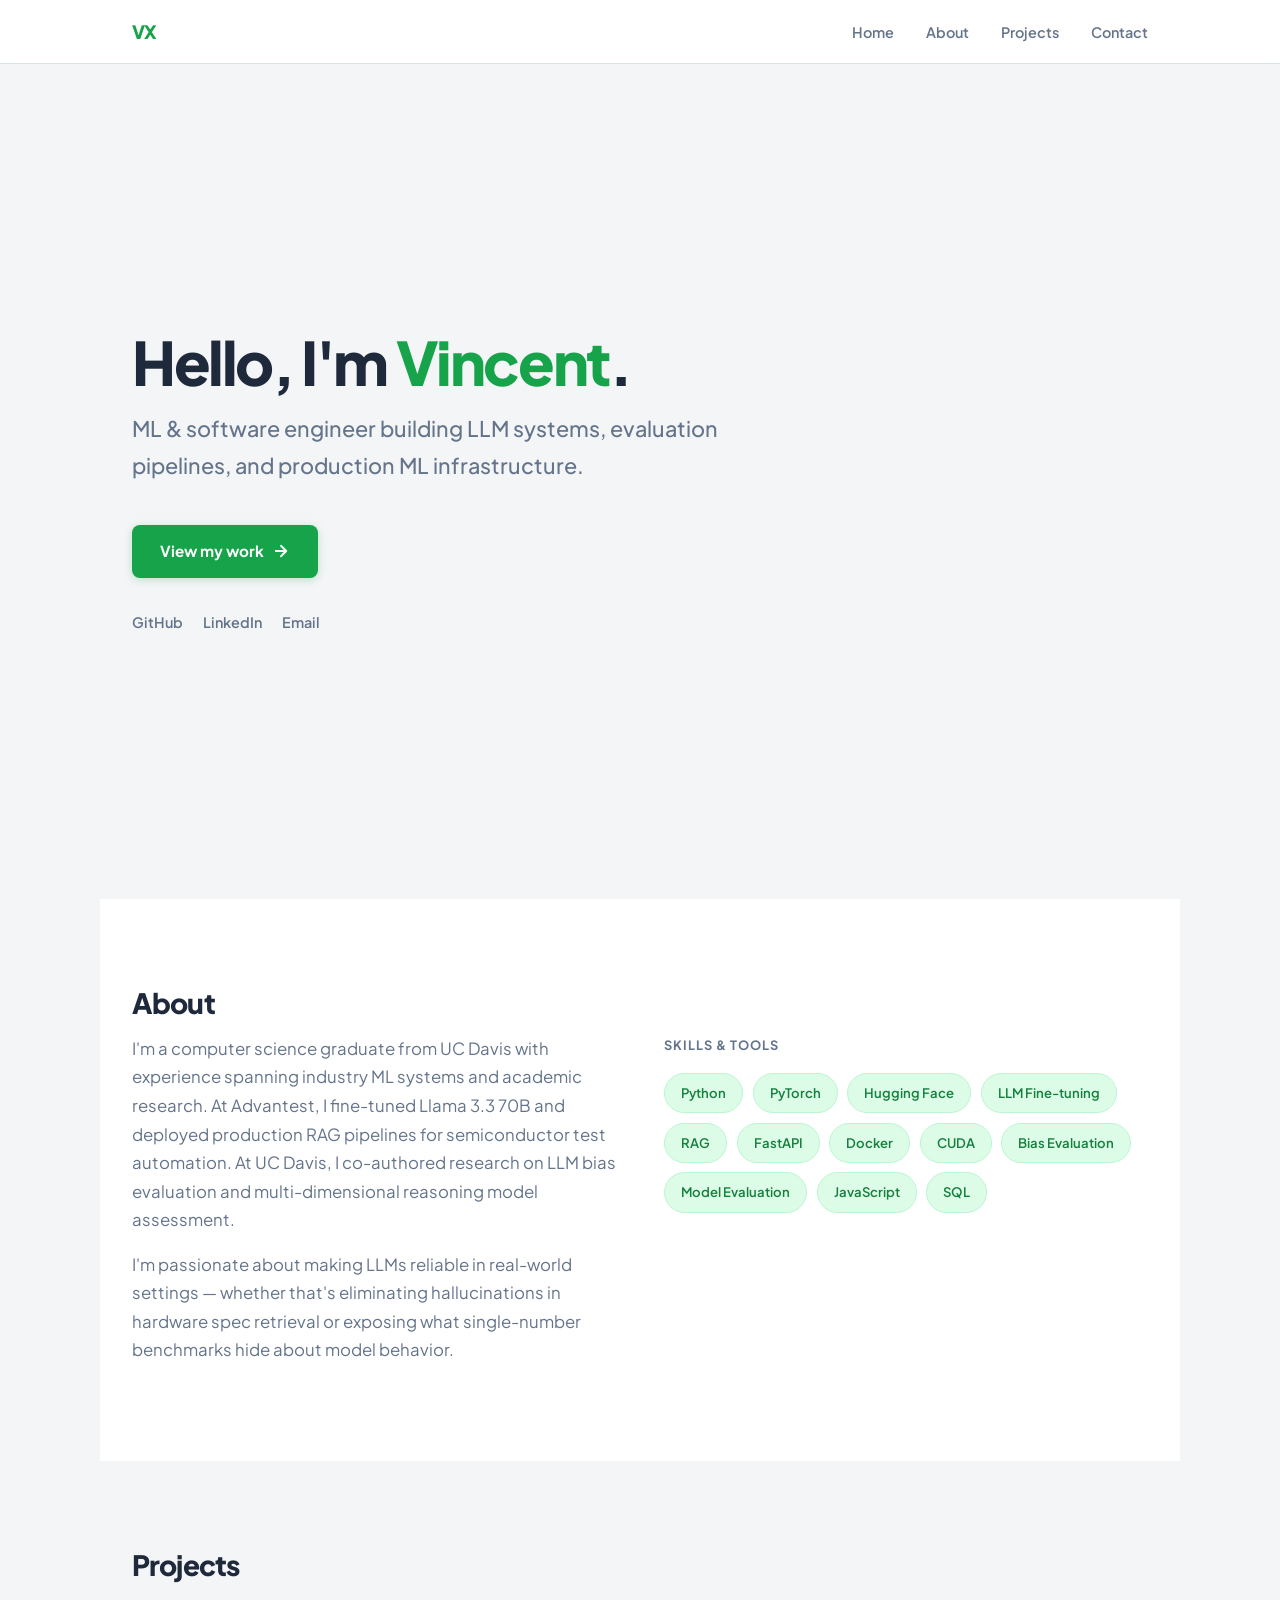
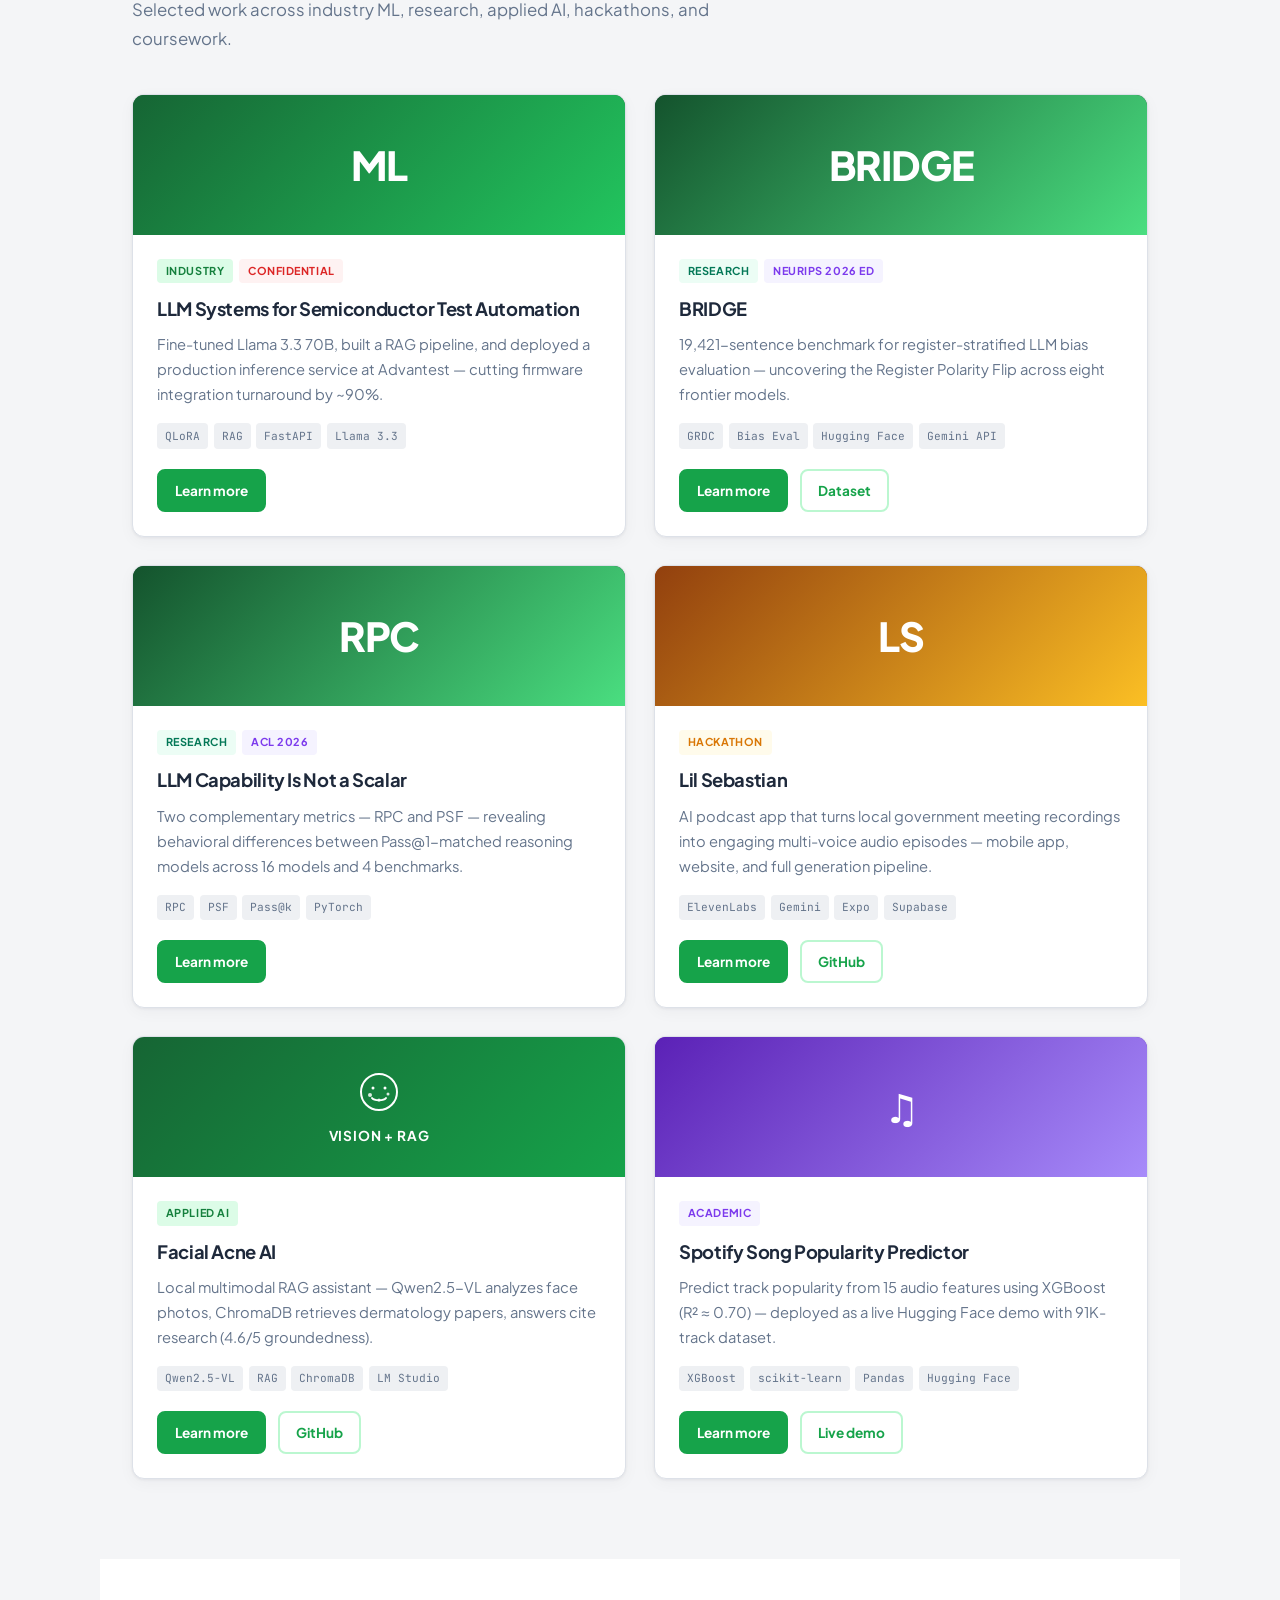
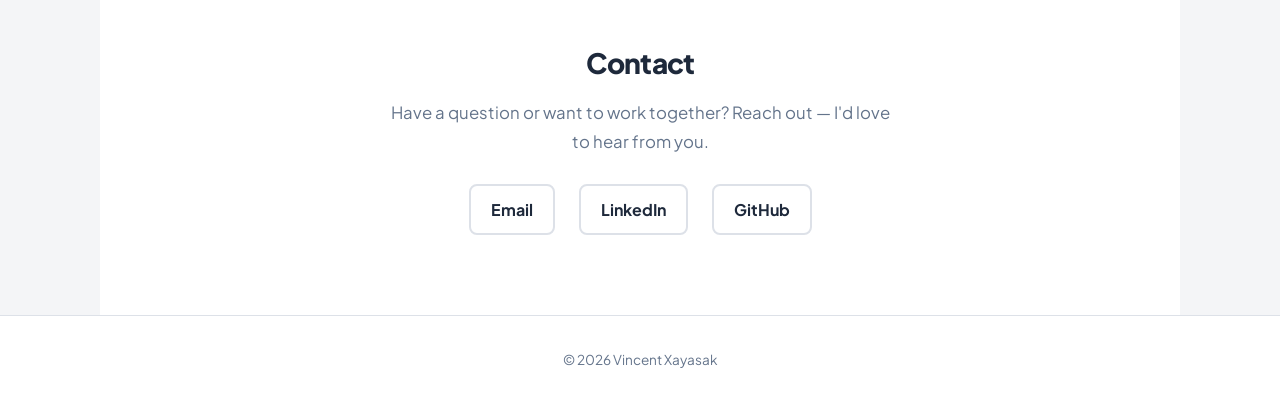
<file: index.html>
<!DOCTYPE html>
<html lang="en">
<head>
  <meta charset="UTF-8">
  <meta name="viewport" content="width=device-width, initial-scale=1.0">
  <meta name="description" content="Vincent Xayasak — ML and software engineering portfolio">
  <title>Vincent Xayasak | Portfolio</title>
  <link rel="stylesheet" href="css/styles.css?v=2">
  <link rel="preconnect" href="https://fonts.googleapis.com">
  <link rel="preconnect" href="https://fonts.gstatic.com" crossorigin>
  <link href="https://fonts.googleapis.com/css2?family=JetBrains+Mono:wght@400;500&family=Plus+Jakarta+Sans:wght@400;500;600;700;800&display=swap" rel="stylesheet">
</head>
<body>
  <header class="site-header">
    <nav class="nav">
      <a href="#home" class="nav-logo">VX</a>
      <button class="nav-toggle" aria-label="Toggle navigation" aria-expanded="false">
        <svg width="24" height="24" viewBox="0 0 24 24" fill="none" stroke="currentColor" stroke-width="2">
          <line x1="3" y1="6" x2="21" y2="6"/><line x1="3" y1="12" x2="21" y2="12"/><line x1="3" y1="18" x2="21" y2="18"/>
        </svg>
      </button>
      <ul class="nav-links">
        <li><a href="#home">Home</a></li>
        <li><a href="#about">About</a></li>
        <li><a href="#projects">Projects</a></li>
        <li><a href="#contact">Contact</a></li>
      </ul>
    </nav>
  </header>

  <main>
    <section id="home" class="hero">
      <div class="hero-content">
        <h1 class="hero-greeting">Hello, I'm <span class="accent">Vincent</span>.</h1>
        <p class="hero-role">ML &amp; software engineer building LLM systems, evaluation pipelines, and production ML infrastructure.</p>
        <a href="#projects" class="hero-cta">
          View my work
          <svg viewBox="0 0 24 24" fill="none" stroke="currentColor" stroke-width="2.5" stroke-linecap="round" stroke-linejoin="round"><path d="M5 12h14M12 5l7 7-7 7"/></svg>
        </a>
        <div class="hero-social">
          <a href="https://github.com/VincentXayasak" target="_blank" rel="noopener">GitHub</a>
          <a href="https://linkedin.com/in/vincentxayasak" target="_blank" rel="noopener">LinkedIn</a>
          <a href="mailto:xayasakvincent@gmail.com">Email</a>
        </div>
      </div>
    </section>

    <section id="about" class="section about">
      <h2 class="section-title">About</h2>
      <div class="about-grid">
        <div class="about-text">
          <p>
            I'm a computer science graduate from UC Davis with experience spanning industry ML
            systems and academic research. At Advantest, I fine-tuned Llama 3.3 70B and deployed
            production RAG pipelines for semiconductor test automation. At UC Davis, I co-authored
            research on LLM bias evaluation and multi-dimensional reasoning model assessment.
          </p>
          <p>
            I'm passionate about making LLMs reliable in real-world settings — whether that's
            eliminating hallucinations in hardware spec retrieval or exposing what single-number
            benchmarks hide about model behavior.
          </p>
        </div>
        <div class="about-skills">
          <p class="skills-title">Skills &amp; Tools</p>
          <div class="skills-grid">
            <span class="skill-pill">Python</span>
            <span class="skill-pill">PyTorch</span>
            <span class="skill-pill">Hugging Face</span>
            <span class="skill-pill">LLM Fine-tuning</span>
            <span class="skill-pill">RAG</span>
            <span class="skill-pill">FastAPI</span>
            <span class="skill-pill">Docker</span>
            <span class="skill-pill">CUDA</span>
            <span class="skill-pill">Bias Evaluation</span>
            <span class="skill-pill">Model Evaluation</span>
            <span class="skill-pill">JavaScript</span>
            <span class="skill-pill">SQL</span>
          </div>
        </div>
      </div>
    </section>

    <section id="projects" class="section projects-section">
      <h2 class="section-title">Projects</h2>
      <p class="section-intro">Selected work across industry ML, research, applied AI, hackathons, and coursework.</p>

      <div class="project-grid">
        <article class="project-card">
          <div class="project-card-thumb project-card-thumb--industry">ML</div>
          <div class="project-card-body">
            <div class="project-card-meta">
              <span class="badge badge--industry">Industry</span>
              <span class="badge badge--confidential">Confidential</span>
            </div>
            <h3>LLM Systems for Semiconductor Test Automation</h3>
            <p class="project-card-desc">
              Fine-tuned Llama 3.3 70B, built a RAG pipeline, and deployed a production inference
              service at Advantest — cutting firmware integration turnaround by ~90%.
            </p>
            <ul class="tag-list">
              <li>QLoRA</li>
              <li>RAG</li>
              <li>FastAPI</li>
              <li>Llama 3.3</li>
            </ul>
            <div class="project-card-actions">
              <a href="projects/advantest.html" class="btn btn--primary">Learn more</a>
            </div>
          </div>
        </article>

        <article class="project-card">
          <div class="project-card-thumb project-card-thumb--research">BRIDGE</div>
          <div class="project-card-body">
            <div class="project-card-meta">
              <span class="badge badge--research">Research</span>
              <span class="badge badge--submission">NeurIPS 2026 ED</span>
            </div>
            <h3>BRIDGE</h3>
            <p class="project-card-desc">
              19,421-sentence benchmark for register-stratified LLM bias evaluation — uncovering the
              Register Polarity Flip across eight frontier models.
            </p>
            <ul class="tag-list">
              <li>GRDC</li>
              <li>Bias Eval</li>
              <li>Hugging Face</li>
              <li>Gemini API</li>
            </ul>
            <div class="project-card-actions">
              <a href="projects/bridge.html" class="btn btn--primary">Learn more</a>
              <a href="https://huggingface.co/datasets/bridge-benchmark-2026/BRIDGE" class="btn btn--outline" target="_blank" rel="noopener">Dataset</a>
            </div>
          </div>
        </article>

        <article class="project-card">
          <div class="project-card-thumb project-card-thumb--research">RPC</div>
          <div class="project-card-body">
            <div class="project-card-meta">
              <span class="badge badge--research">Research</span>
              <span class="badge badge--submission">ACL 2026</span>
            </div>
            <h3>LLM Capability Is Not a Scalar</h3>
            <p class="project-card-desc">
              Two complementary metrics — RPC and PSF — revealing behavioral differences between
              Pass@1-matched reasoning models across 16 models and 4 benchmarks.
            </p>
            <ul class="tag-list">
              <li>RPC</li>
              <li>PSF</li>
              <li>Pass@k</li>
              <li>PyTorch</li>
            </ul>
            <div class="project-card-actions">
              <a href="projects/llm-capability.html" class="btn btn--primary">Learn more</a>
            </div>
          </div>
        </article>

        <article class="project-card">
          <div class="project-card-thumb project-card-thumb--hackathon">LS</div>
          <div class="project-card-body">
            <div class="project-card-meta">
              <span class="badge badge--hackathon">Hackathon</span>
            </div>
            <h3>Lil Sebastian</h3>
            <p class="project-card-desc">
              AI podcast app that turns local government meeting recordings into engaging
              multi-voice audio episodes — mobile app, website, and full generation pipeline.
            </p>
            <ul class="tag-list">
              <li>ElevenLabs</li>
              <li>Gemini</li>
              <li>Expo</li>
              <li>Supabase</li>
            </ul>
            <div class="project-card-actions">
              <a href="projects/lil-sebastian.html" class="btn btn--primary">Learn more</a>
              <a href="https://github.com/VincentXayasak/Lil_Sebastian" class="btn btn--outline" target="_blank" rel="noopener">GitHub</a>
            </div>
          </div>
        </article>

        <article class="project-card">
          <div
            class="project-card-thumb project-card-thumb--applied"
            style="background: linear-gradient(135deg, #166534 0%, #16a34a 100%);"
          >
            <svg class="thumb-icon" viewBox="0 0 48 48" fill="none" stroke="#ffffff" stroke-width="2" stroke-linecap="round" stroke-linejoin="round" aria-hidden="true">
              <circle cx="24" cy="24" r="18"/>
              <circle cx="18" cy="20" r="1.5" fill="#ffffff" stroke="none"/>
              <circle cx="30" cy="20" r="1.5" fill="#ffffff" stroke="none"/>
              <path d="M17 30c2 3 12 3 14 0" stroke="#ffffff"/>
              <circle cx="15" cy="27" r="2" fill="#ffffff" stroke="none" opacity="0.85"/>
              <circle cx="33" cy="26" r="1.5" fill="#ffffff" stroke="none" opacity="0.85"/>
              <circle cx="24" cy="32" r="1.5" fill="#ffffff" stroke="none" opacity="0.85"/>
            </svg>
            <span class="thumb-label" style="color: #ffffff;">Vision + RAG</span>
          </div>
          <div class="project-card-body">
            <div class="project-card-meta">
              <span class="badge badge--applied">Applied AI</span>
            </div>
            <h3>Facial Acne AI</h3>
            <p class="project-card-desc">
              Local multimodal RAG assistant — Qwen2.5-VL analyzes face photos, ChromaDB retrieves
              dermatology papers, answers cite research (4.6/5 groundedness).
            </p>
            <ul class="tag-list">
              <li>Qwen2.5-VL</li>
              <li>RAG</li>
              <li>ChromaDB</li>
              <li>LM Studio</li>
            </ul>
            <div class="project-card-actions">
              <a href="projects/facial-acne-ai.html" class="btn btn--primary">Learn more</a>
              <a href="https://github.com/VincentXayasak/Facial-Acne-AI" class="btn btn--outline" target="_blank" rel="noopener">GitHub</a>
            </div>
          </div>
        </article>

        <article class="project-card">
          <div class="project-card-thumb project-card-thumb--academic">♫</div>
          <div class="project-card-body">
            <div class="project-card-meta">
              <span class="badge badge--academic">Academic</span>
            </div>
            <h3>Spotify Song Popularity Predictor</h3>
            <p class="project-card-desc">
              Predict track popularity from 15 audio features using XGBoost (R² ≈ 0.70) —
              deployed as a live Hugging Face demo with 91K-track dataset.
            </p>
            <ul class="tag-list">
              <li>XGBoost</li>
              <li>scikit-learn</li>
              <li>Pandas</li>
              <li>Hugging Face</li>
            </ul>
            <div class="project-card-actions">
              <a href="projects/spotify-predictor.html" class="btn btn--primary">Learn more</a>
              <a href="https://huggingface.co/spaces/vincentxayasak/Spotify_Song_Popularity_Predictor" class="btn btn--outline" target="_blank" rel="noopener">Live demo</a>
            </div>
          </div>
        </article>
      </div>
    </section>

    <section id="contact" class="section contact">
      <h2 class="section-title">Contact</h2>
      <p class="contact-text">Have a question or want to work together? Reach out — I'd love to hear from you.</p>
      <div class="contact-links">
        <a href="mailto:xayasakvincent@gmail.com">Email</a>
        <a href="https://linkedin.com/in/vincentxayasak" target="_blank" rel="noopener">LinkedIn</a>
        <a href="https://github.com/VincentXayasak" target="_blank" rel="noopener">GitHub</a>
      </div>
    </section>
  </main>

  <footer class="site-footer">
    <p>&copy; 2026 Vincent Xayasak</p>
  </footer>

  <script src="js/nav.js"></script>
</body>
</html>
</file>
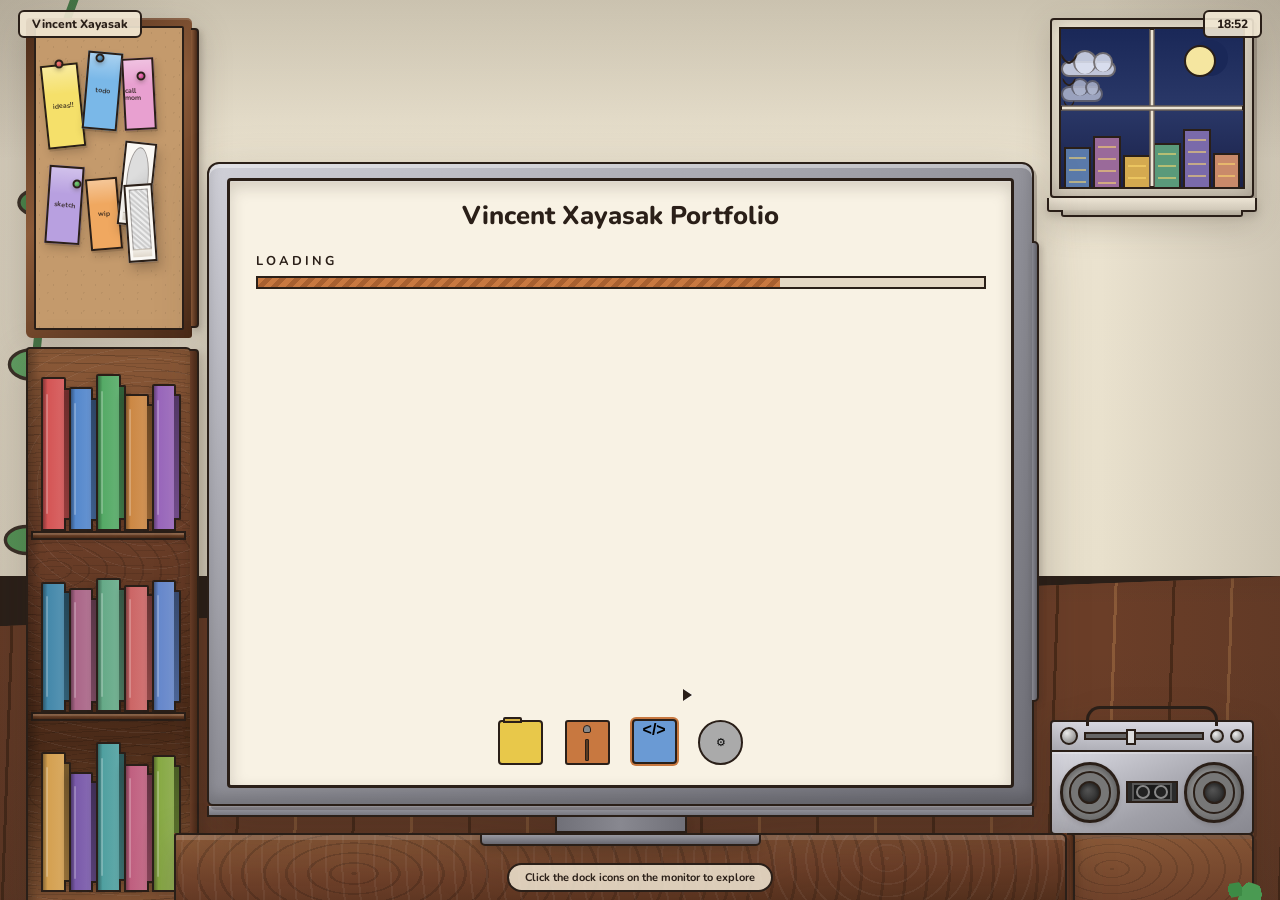
<file: room/index.html>
<!DOCTYPE html>
<html lang="en">
<head>
  <meta charset="UTF-8">
  <meta name="viewport" content="width=device-width, initial-scale=1.0">
  <title>Vincent Xayasak — Portfolio</title>
  <link rel="preconnect" href="https://fonts.googleapis.com">
  <link rel="preconnect" href="https://fonts.gstatic.com" crossorigin>
  <link href="https://fonts.googleapis.com/css2?family=Nunito:wght@400;600;700;800&display=swap" rel="stylesheet">
  <link rel="stylesheet" href="styles.css">
</head>
<body>
  <div class="scene" id="scene">
    <div class="room" id="room">

      <div class="wall"></div>
      <div class="floor" aria-hidden="true"></div>
      <div class="room-vignette" aria-hidden="true"></div>
      <div class="color-wash" aria-hidden="true"></div>
      <div class="monitor-light" aria-hidden="true"></div>

      <svg class="ivy-svg" viewBox="0 0 140 500" aria-hidden="true">
        <path d="M35 500 Q22 380 40 320 Q12 260 45 200 Q28 140 50 80 Q38 40 55 0" fill="none" stroke="#3a7a42" stroke-width="6" stroke-linecap="round"/>
        <ellipse cx="20" cy="400" rx="16" ry="10" fill="#4a9a52" stroke="#2a1f18" stroke-width="2.5"/>
        <ellipse cx="58" cy="340" rx="14" ry="9" fill="#3d8a45" stroke="#2a1f18" stroke-width="2.5"/>
        <ellipse cx="24" cy="270" rx="17" ry="11" fill="#5aaa62" stroke="#2a1f18" stroke-width="2.5"/>
        <ellipse cx="62" cy="210" rx="15" ry="10" fill="#4a9a52" stroke="#2a1f18" stroke-width="2.5"/>
        <ellipse cx="30" cy="150" rx="16" ry="10" fill="#3d8a45" stroke="#2a1f18" stroke-width="2.5"/>
        <ellipse cx="52" cy="90" rx="14" ry="9" fill="#5aaa62" stroke="#2a1f18" stroke-width="2.5"/>
        <ellipse cx="38" cy="40" rx="12" ry="8" fill="#4a9a52" stroke="#2a1f18" stroke-width="2.5"/>
      </svg>

      <div class="room-layout">

        <aside class="zone zone-left">
          <div class="corkboard">
            <div class="cork-wood-frame"></div>
            <div class="cork-surface">
              <div class="note n-y"><span>ideas!!</span></div>
              <div class="note n-b"><span>todo</span></div>
              <div class="note n-p"><span>call mom</span></div>
              <div class="note n-v"><span>sketch</span></div>
              <div class="note n-o"><span>wip</span></div>
              <div class="polaroid p1"><div class="polaroid-art"></div></div>
              <div class="polaroid p2"><div class="polaroid-art"></div></div>
              <div class="pin" style="--x:16%;--y:12%;--c:#e55"></div>
              <div class="pin" style="--x:44%;--y:10%;--c:#48b"></div>
              <div class="pin" style="--x:72%;--y:16%;--c:#e5a"></div>
              <div class="pin" style="--x:28%;--y:52%;--c:#5b5"></div>
            </div>
          </div>

          <div class="bookshelf">
            <div class="shelf-body wood">
              <div class="book-row">
                <i class="book" style="--c:#d45555;--h:90%"></i>
                <i class="book" style="--c:#5588cc;--h:84%"></i>
                <i class="book" style="--c:#55aa66;--h:92%"></i>
                <i class="book" style="--c:#cc8844;--h:80%"></i>
                <i class="book" style="--c:#9966bb;--h:86%"></i>
              </div>
              <div class="shelf-board"></div>
              <div class="book-row row-2">
                <i class="book" style="--c:#4488aa;--h:76%"></i>
                <i class="book" style="--c:#aa6688;--h:72%"></i>
                <i class="book" style="--c:#66aa88;--h:78%"></i>
                <i class="book" style="--c:#cc6666;--h:74%"></i>
                <i class="book" style="--c:#6688cc;--h:77%"></i>
              </div>
              <div class="shelf-board"></div>
              <div class="book-row row-3">
                <i class="book" style="--c:#d4a050;--h:82%"></i>
                <i class="book" style="--c:#7a5aaa;--h:70%"></i>
                <i class="book" style="--c:#50a0a0;--h:88%"></i>
                <i class="book" style="--c:#c06080;--h:75%"></i>
                <i class="book" style="--c:#88aa44;--h:80%"></i>
              </div>
            </div>
          </div>
        </aside>

        <main class="zone zone-center">
          <div class="monitor-assembly" id="computer">
            <div class="monitor">
              <div class="crt-frame">
                <div class="crt-screen" id="crt-screen">
                  <p class="screen-title" id="screen-title">Vincent Xayasak Portfolio</p>
                  <p class="screen-loading" id="screen-loading-label">LOADING</p>
                  <div class="screen-bar" id="screen-bar">
                    <div class="screen-bar-fill" id="screen-bar-fill"></div>
                  </div>
                  <div class="screen-body" id="screen-body" hidden></div>
                  <nav class="screen-dock" id="screen-dock" aria-label="Portfolio navigation">
                    <button type="button" class="dock-btn" data-section="projects" aria-label="Projects">
                      <span class="si-folder"></span>
                    </button>
                    <button type="button" class="dock-btn" data-section="art" aria-label="Art">
                      <span class="si-brush"></span>
                    </button>
                    <button type="button" class="dock-btn active" data-section="code" aria-label="Code">
                      <span class="si-code"></span>
                    </button>
                    <button type="button" class="dock-btn" data-section="settings" aria-label="Settings">
                      <span class="si-gear"></span>
                    </button>
                  </nav>
                  <div class="screen-cursor" id="screen-cursor"></div>
                </div>
              </div>
              <div class="crt-chin"></div>
              <div class="crt-stand"></div>
              <div class="crt-base"></div>
            </div>
          </div>

          <div class="main-desk wood">
            <div class="desk-top"></div>
          </div>
        </main>

        <aside class="zone zone-right">
          <div class="window">
            <div class="win-outer">
              <div class="win-scene">
                <div class="sky"></div>
                <div class="moon"></div>
                <div class="cloud cloud-a"></div>
                <div class="cloud cloud-b"></div>
                <div class="bird bird-a"></div>
                <div class="bird bird-b"></div>
                <div class="bird bird-c"></div>
                <div class="city">
                  <i style="--h:58%;--c:#5a7aaa"></i>
                  <i style="--h:74%;--c:#9a6a9a"></i>
                  <i style="--h:46%;--c:#d4aa50"></i>
                  <i style="--h:64%;--c:#5a9a7a"></i>
                  <i style="--h:84%;--c:#7a6aaa"></i>
                  <i style="--h:50%;--c:#c98a6a"></i>
                </div>
                <div class="win-mullion-v"></div>
                <div class="win-mullion-h"></div>
              </div>
            </div>
            <div class="win-sill"></div>
          </div>

          <div class="radio-area">
            <div class="boombox">
              <div class="bb-carry-handle"></div>
              <div class="bb-control-strip">
                <span class="bb-ctrl-knob"></span>
                <span class="bb-tuner"></span>
                <span class="bb-ctrl-knob sm"></span>
                <span class="bb-ctrl-knob sm"></span>
              </div>
              <div class="bb-main">
                <div class="bb-spk"><div class="bb-spk-ring"></div><div class="bb-spk-cone"></div></div>
                <div class="bb-tape">
                  <div class="bb-tape-window"><span class="bb-reel"></span><span class="bb-reel"></span></div>
                </div>
                <div class="bb-spk"><div class="bb-spk-ring"></div><div class="bb-spk-cone"></div></div>
              </div>
            </div>

            <div class="radio-table wood">
              <div class="radio-table-top"></div>
              <div class="radio-table-leg"></div>
              <div class="peeking-leaf" aria-hidden="true"></div>
            </div>
          </div>
        </aside>

      </div>
    </div>
  </div>

  <header class="hud">
    <span class="hud-title">Vincent Xayasak</span>
    <span id="time-display">00:00</span>
  </header>

  <footer class="hud-bottom">
    <p id="hint-text">Click the dock icons on the monitor to explore</p>
  </footer>

  <script src="script.js"></script>
</body>
</html>
</file>
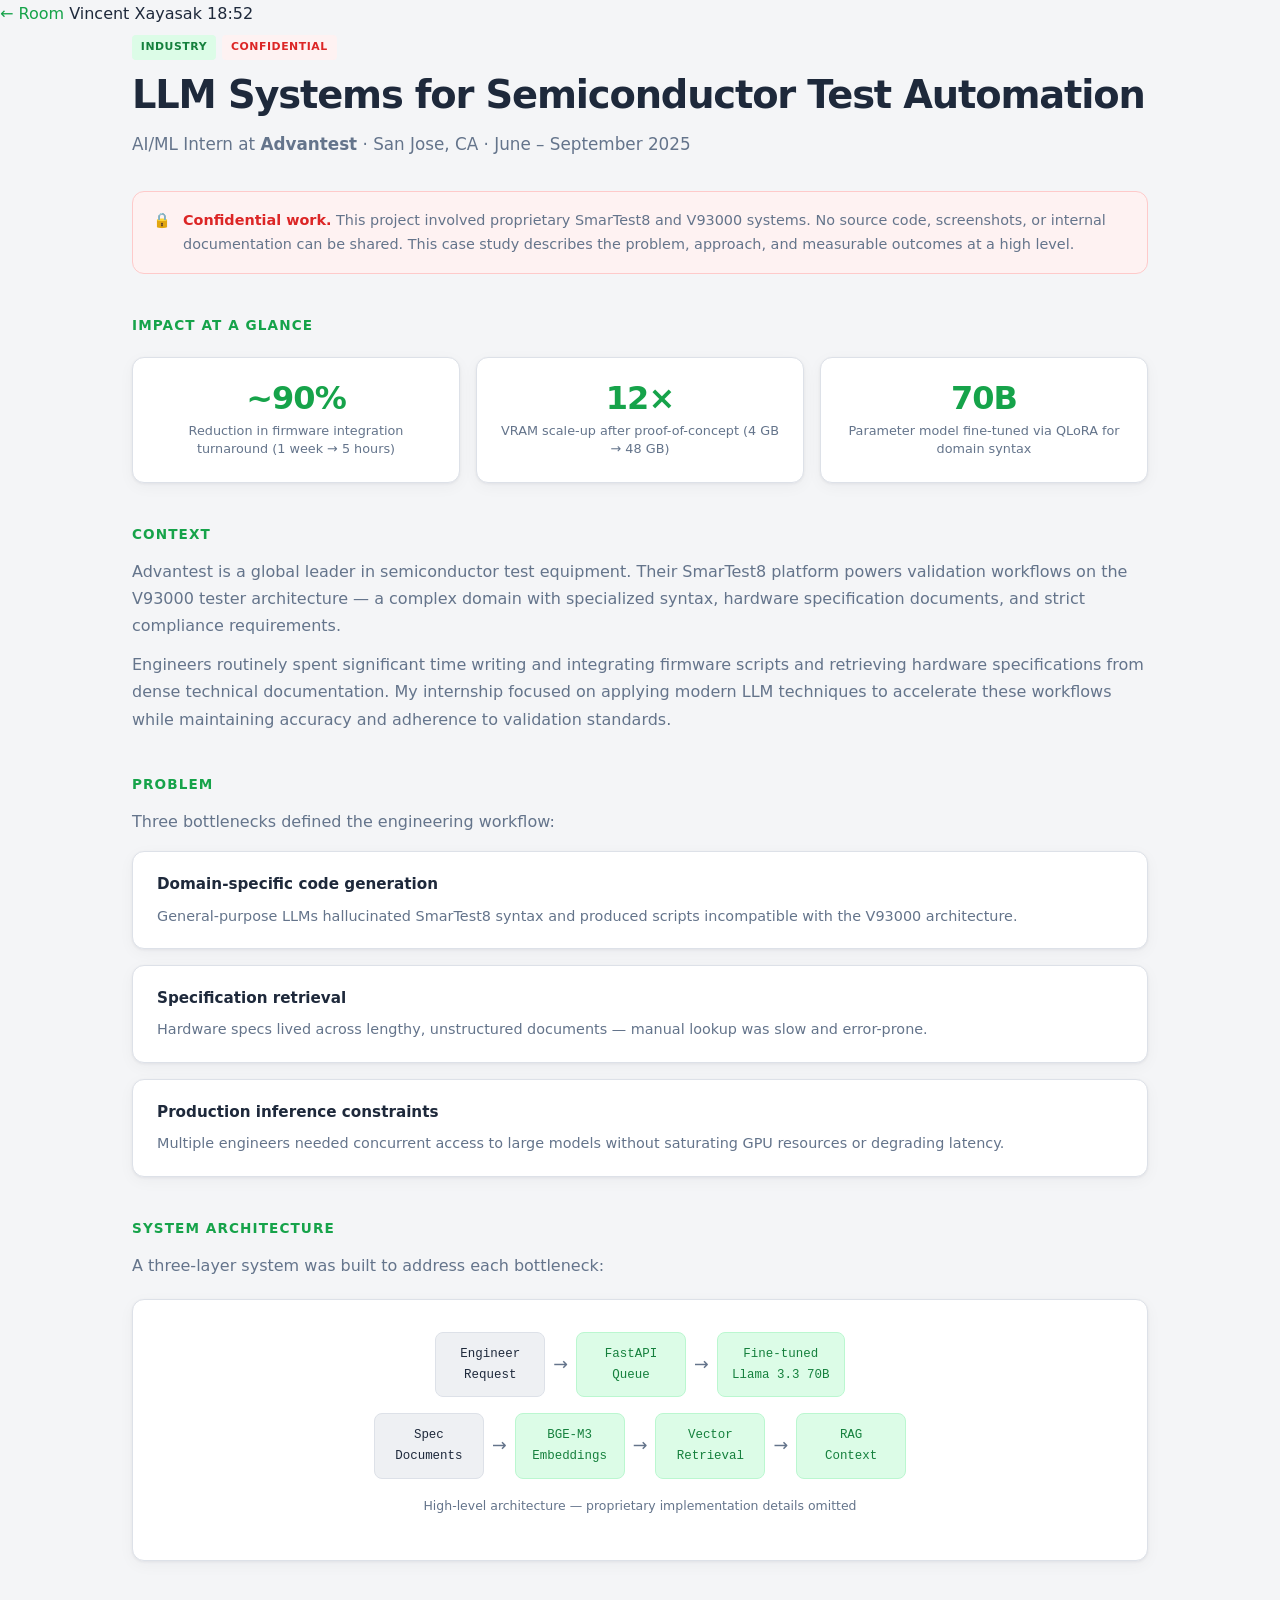
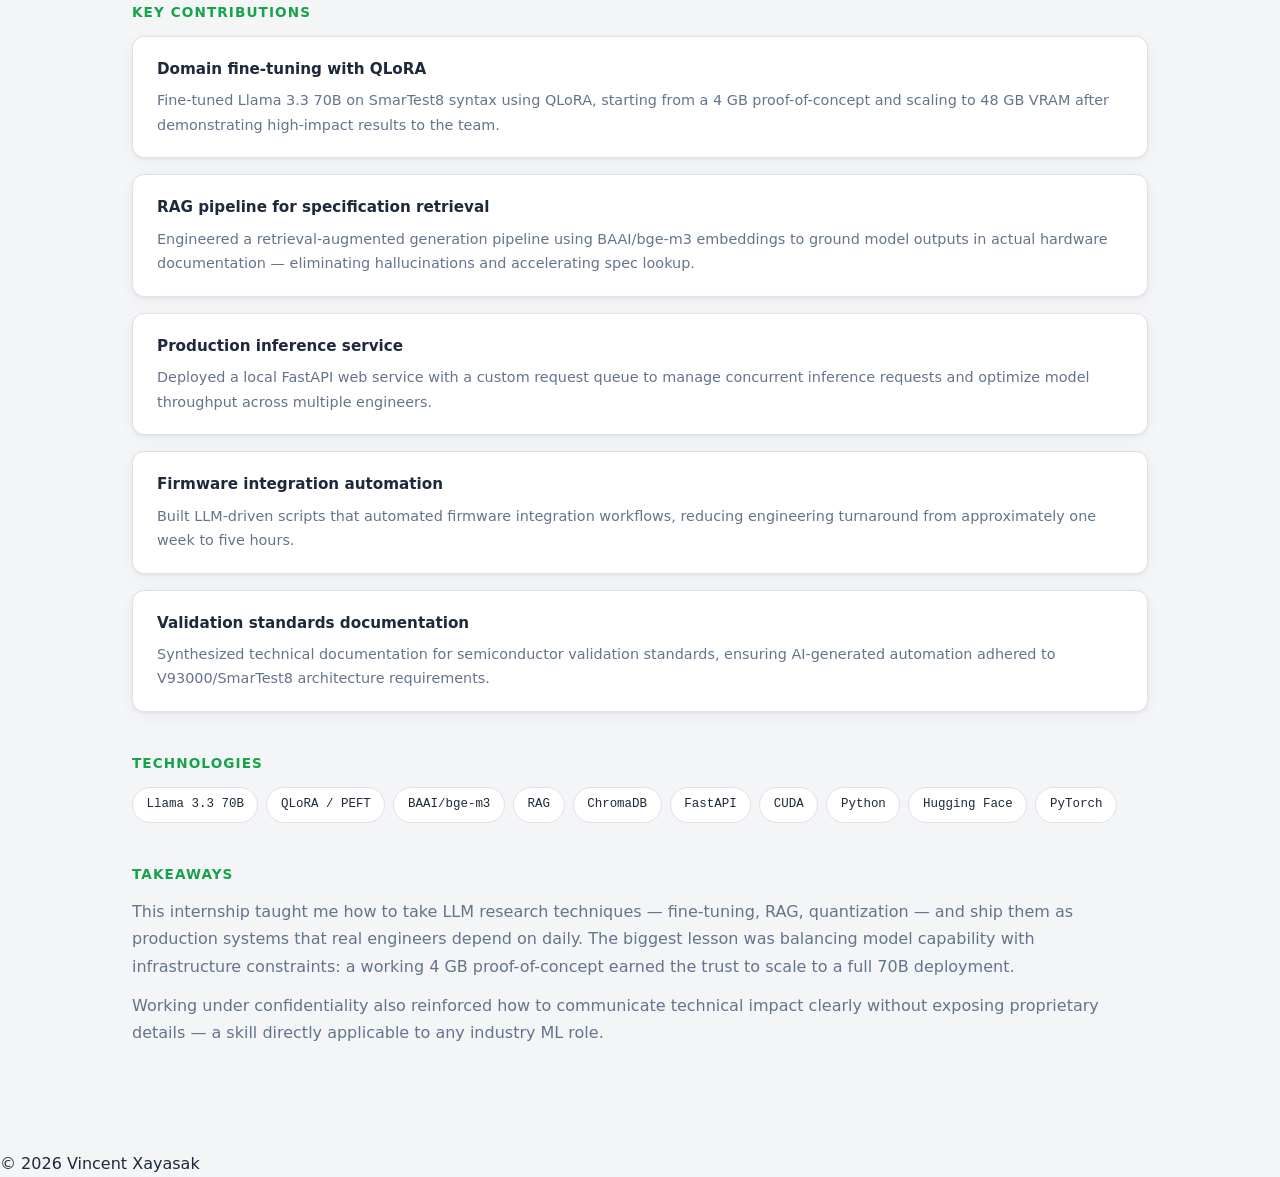
<file: projects/advantest.html>
<!DOCTYPE html>
<html lang="en">
<head>
  <meta charset="UTF-8">
  <meta name="viewport" content="width=device-width, initial-scale=1.0">
  <meta name="description" content="Case study: LLM systems for semiconductor test automation at Advantest">
  <title>Advantest Case Study | Vincent Xayasak</title>
  <link rel="stylesheet" href="../css/styles.css">
  <link rel="preconnect" href="https://fonts.googleapis.com">
  <link rel="preconnect" href="https://fonts.gstatic.com" crossorigin>
  <link href="https://fonts.googleapis.com/css2?family=Nunito:wght@400;600;700;800&display=swap" rel="stylesheet">
</head>
<body class="case-page">
  <header class="hud hud--case">
    <a href="../index.html" class="hud-back">← Room</a>
    <span class="hud-title">Vincent Xayasak</span>
    <span id="time-display">00:00</span>
  </header>

  <main class="case-study-main case-paper">

    <header class="case-study-header">
      <div class="project-card-meta">
        <span class="badge badge--industry">Industry</span>
        <span class="badge badge--confidential">Confidential</span>
      </div>
      <h1>LLM Systems for Semiconductor Test Automation</h1>
      <p class="case-study-subtitle">
        AI/ML Intern at <strong>Advantest</strong> · San Jose, CA · June – September 2025
      </p>
    </header>

    <div class="confidential-notice">
      <span>🔒</span>
      <p>
        <strong>Confidential work.</strong>
        This project involved proprietary SmarTest8 and V93000 systems. No source code,
        screenshots, or internal documentation can be shared. This case study describes
        the problem, approach, and measurable outcomes at a high level.
      </p>
    </div>

    <!-- Impact -->
    <section class="case-section">
      <h2>Impact at a Glance</h2>
      <div class="impact-grid">
        <div class="impact-card">
          <div class="impact-value">~90%</div>
          <div class="impact-label">Reduction in firmware integration turnaround (1 week → 5 hours)</div>
        </div>
        <div class="impact-card">
          <div class="impact-value">12×</div>
          <div class="impact-label">VRAM scale-up after proof-of-concept (4 GB → 48 GB)</div>
        </div>
        <div class="impact-card">
          <div class="impact-value">70B</div>
          <div class="impact-label">Parameter model fine-tuned via QLoRA for domain syntax</div>
        </div>
      </div>
    </section>

    <!-- Context -->
    <section class="case-section">
      <h2>Context</h2>
      <p>
        Advantest is a global leader in semiconductor test equipment. Their SmarTest8 platform
        powers validation workflows on the V93000 tester architecture — a complex domain with
        specialized syntax, hardware specification documents, and strict compliance requirements.
      </p>
      <p>
        Engineers routinely spent significant time writing and integrating firmware scripts and
        retrieving hardware specifications from dense technical documentation. My internship focused
        on applying modern LLM techniques to accelerate these workflows while maintaining accuracy
        and adherence to validation standards.
      </p>
    </section>

    <!-- Problem -->
    <section class="case-section">
      <h2>Problem</h2>
      <p>
        Three bottlenecks defined the engineering workflow:
      </p>
      <ul class="contribution-list" style="margin-top: 1rem;">
        <li>
          <strong>Domain-specific code generation</strong>
          <p>General-purpose LLMs hallucinated SmarTest8 syntax and produced scripts incompatible with the V93000 architecture.</p>
        </li>
        <li>
          <strong>Specification retrieval</strong>
          <p>Hardware specs lived across lengthy, unstructured documents — manual lookup was slow and error-prone.</p>
        </li>
        <li>
          <strong>Production inference constraints</strong>
          <p>Multiple engineers needed concurrent access to large models without saturating GPU resources or degrading latency.</p>
        </li>
      </ul>
    </section>

    <!-- Architecture -->
    <section class="case-section">
      <h2>System Architecture</h2>
      <p>A three-layer system was built to address each bottleneck:</p>

      <div class="arch-diagram" style="margin-top: 1.25rem;">
        <div class="arch-flow">
          <div class="arch-node">Engineer<br>Request</div>
          <span class="arch-arrow">→</span>
          <div class="arch-node arch-node--accent">FastAPI<br>Queue</div>
          <span class="arch-arrow">→</span>
          <div class="arch-node arch-node--accent">Fine-tuned<br>Llama 3.3 70B</div>
        </div>
        <div class="arch-flow" style="margin-top: 1rem;">
          <div class="arch-node">Spec<br>Documents</div>
          <span class="arch-arrow">→</span>
          <div class="arch-node arch-node--accent">BGE-M3<br>Embeddings</div>
          <span class="arch-arrow">→</span>
          <div class="arch-node arch-node--accent">Vector<br>Retrieval</div>
          <span class="arch-arrow">→</span>
          <div class="arch-node arch-node--accent">RAG<br>Context</div>
        </div>
        <p class="arch-caption">High-level architecture — proprietary implementation details omitted</p>
      </div>
    </section>

    <!-- Contributions -->
    <section class="case-section">
      <h2>Key Contributions</h2>
      <ul class="contribution-list">
        <li>
          <strong>Domain fine-tuning with QLoRA</strong>
          <p>
            Fine-tuned Llama 3.3 70B on SmarTest8 syntax using QLoRA, starting from a 4 GB
            proof-of-concept and scaling to 48 GB VRAM after demonstrating high-impact results
            to the team.
          </p>
        </li>
        <li>
          <strong>RAG pipeline for specification retrieval</strong>
          <p>
            Engineered a retrieval-augmented generation pipeline using BAAI/bge-m3 embeddings
            to ground model outputs in actual hardware documentation — eliminating hallucinations
            and accelerating spec lookup.
          </p>
        </li>
        <li>
          <strong>Production inference service</strong>
          <p>
            Deployed a local FastAPI web service with a custom request queue to manage concurrent
            inference requests and optimize model throughput across multiple engineers.
          </p>
        </li>
        <li>
          <strong>Firmware integration automation</strong>
          <p>
            Built LLM-driven scripts that automated firmware integration workflows, reducing
            engineering turnaround from approximately one week to five hours.
          </p>
        </li>
        <li>
          <strong>Validation standards documentation</strong>
          <p>
            Synthesized technical documentation for semiconductor validation standards, ensuring
            AI-generated automation adhered to V93000/SmarTest8 architecture requirements.
          </p>
        </li>
      </ul>
    </section>

    <!-- Tech stack -->
    <section class="case-section">
      <h2>Technologies</h2>
      <div class="tech-grid">
        <span class="tech-pill">Llama 3.3 70B</span>
        <span class="tech-pill">QLoRA / PEFT</span>
        <span class="tech-pill">BAAI/bge-m3</span>
        <span class="tech-pill">RAG</span>
        <span class="tech-pill">ChromaDB</span>
        <span class="tech-pill">FastAPI</span>
        <span class="tech-pill">CUDA</span>
        <span class="tech-pill">Python</span>
        <span class="tech-pill">Hugging Face</span>
        <span class="tech-pill">PyTorch</span>
      </div>
    </section>

    <!-- Takeaways -->
    <section class="case-section">
      <h2>Takeaways</h2>
      <p>
        This internship taught me how to take LLM research techniques — fine-tuning, RAG,
        quantization — and ship them as production systems that real engineers depend on daily.
        The biggest lesson was balancing model capability with infrastructure constraints:
        a working 4 GB proof-of-concept earned the trust to scale to a full 70B deployment.
      </p>
      <p>
        Working under confidentiality also reinforced how to communicate technical impact
        clearly without exposing proprietary details — a skill directly applicable to any
        industry ML role.
      </p>
    </section>
  </main>

  <footer class="hud-bottom">
    <p>&copy; 2026 Vincent Xayasak</p>
  </footer>
  <script src="../js/hud.js"></script>
</body>
</html>
</file>
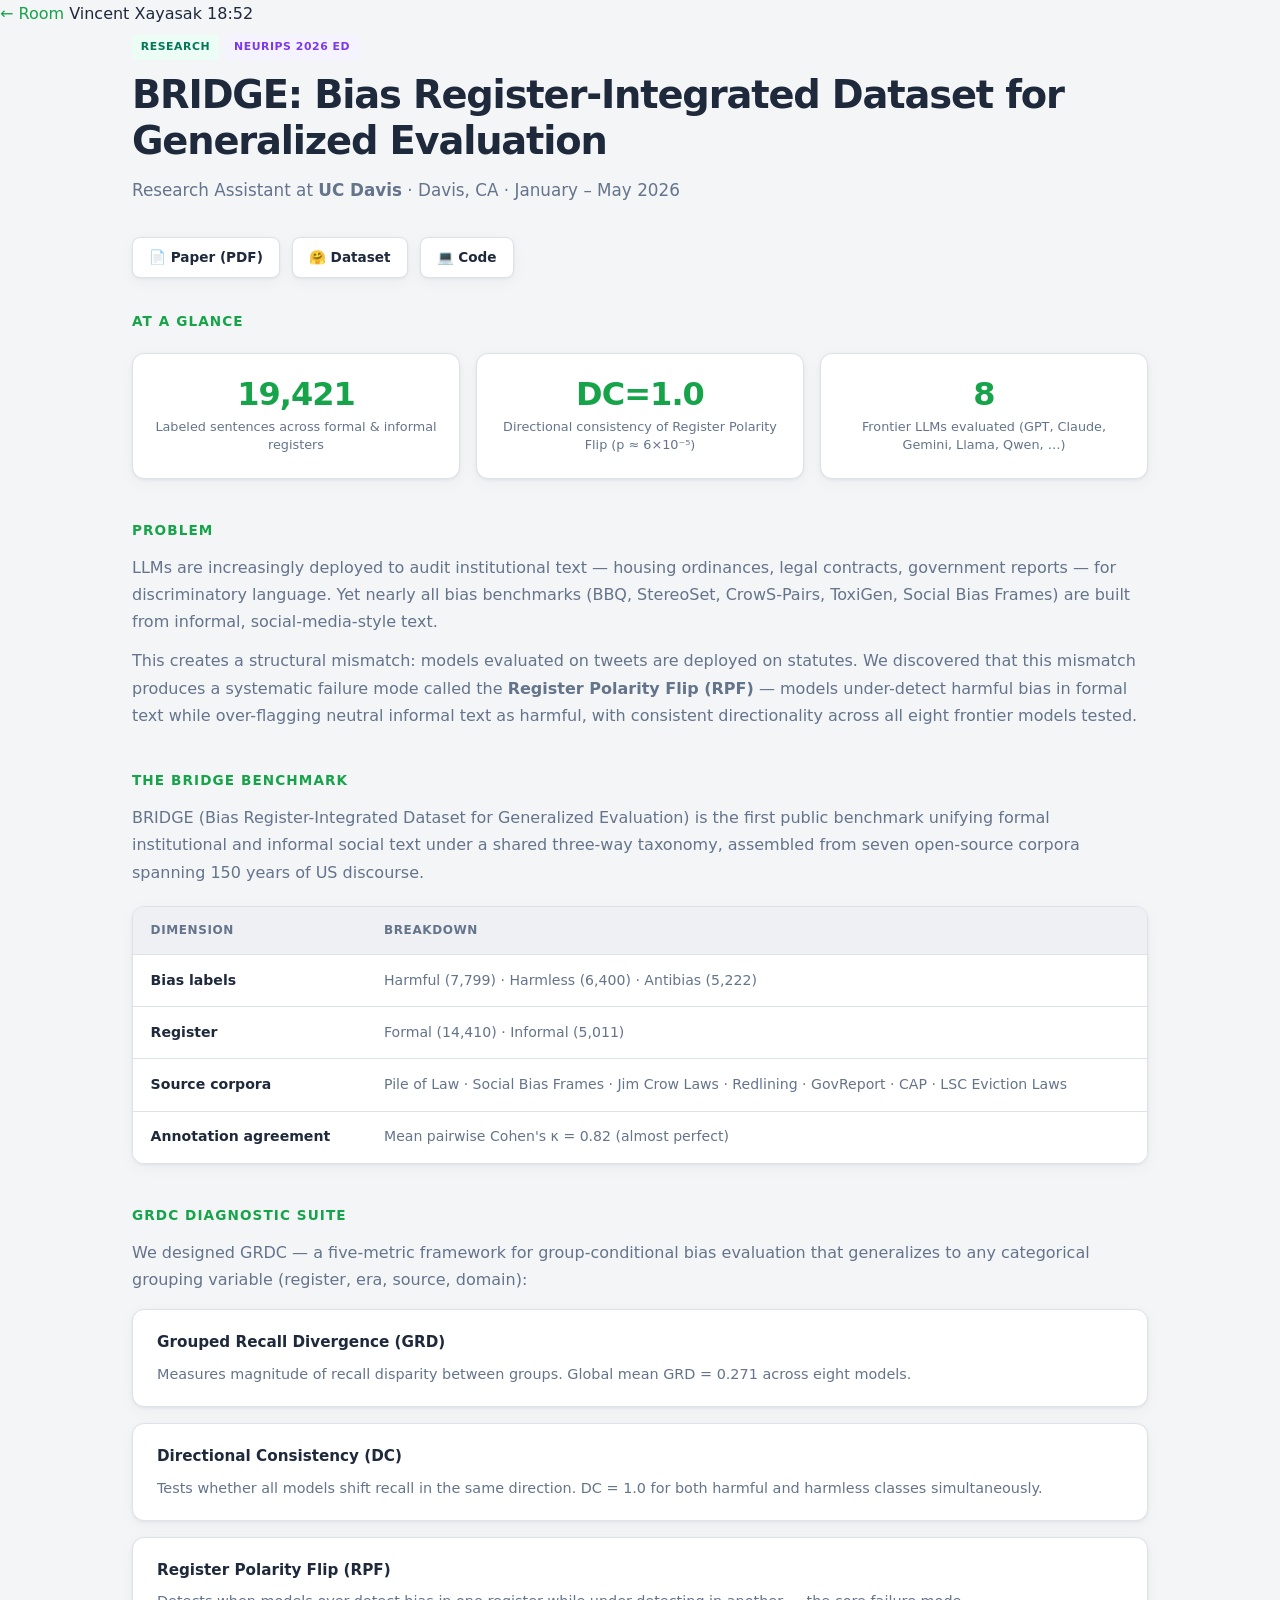
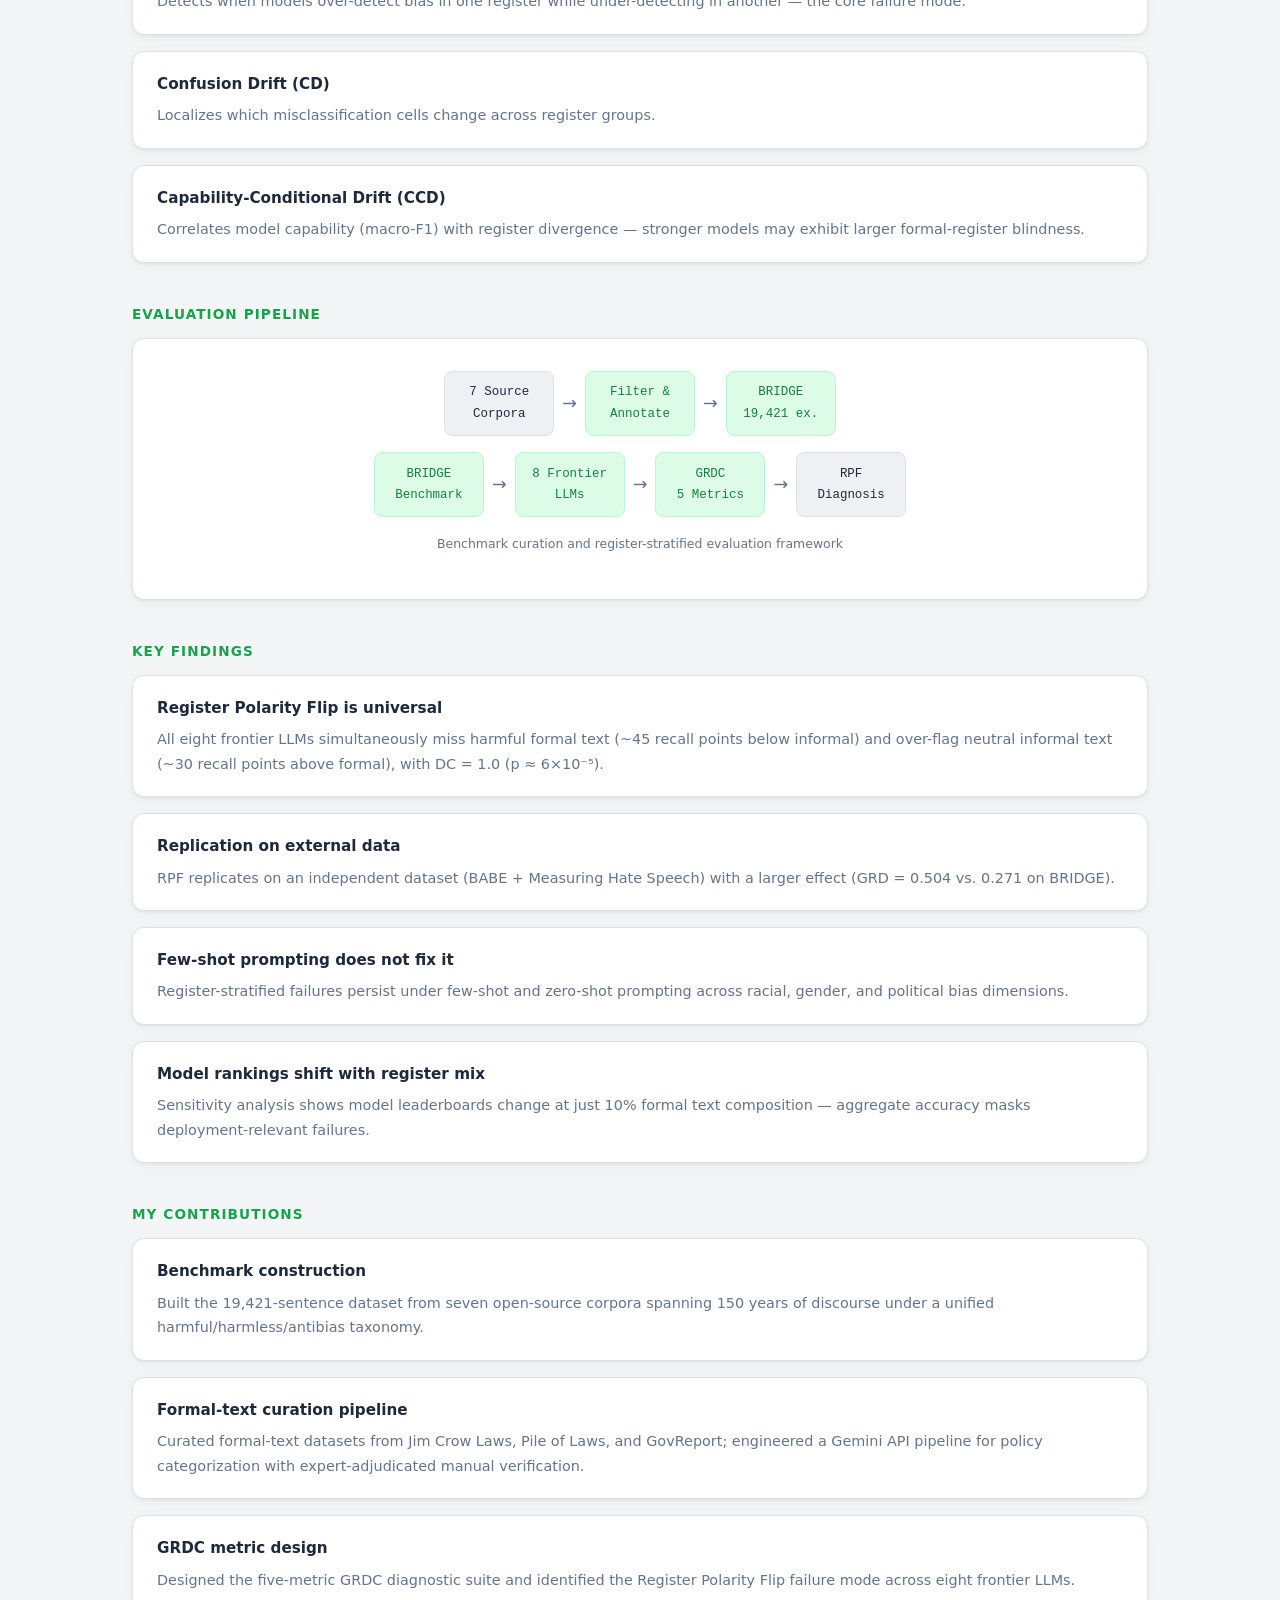
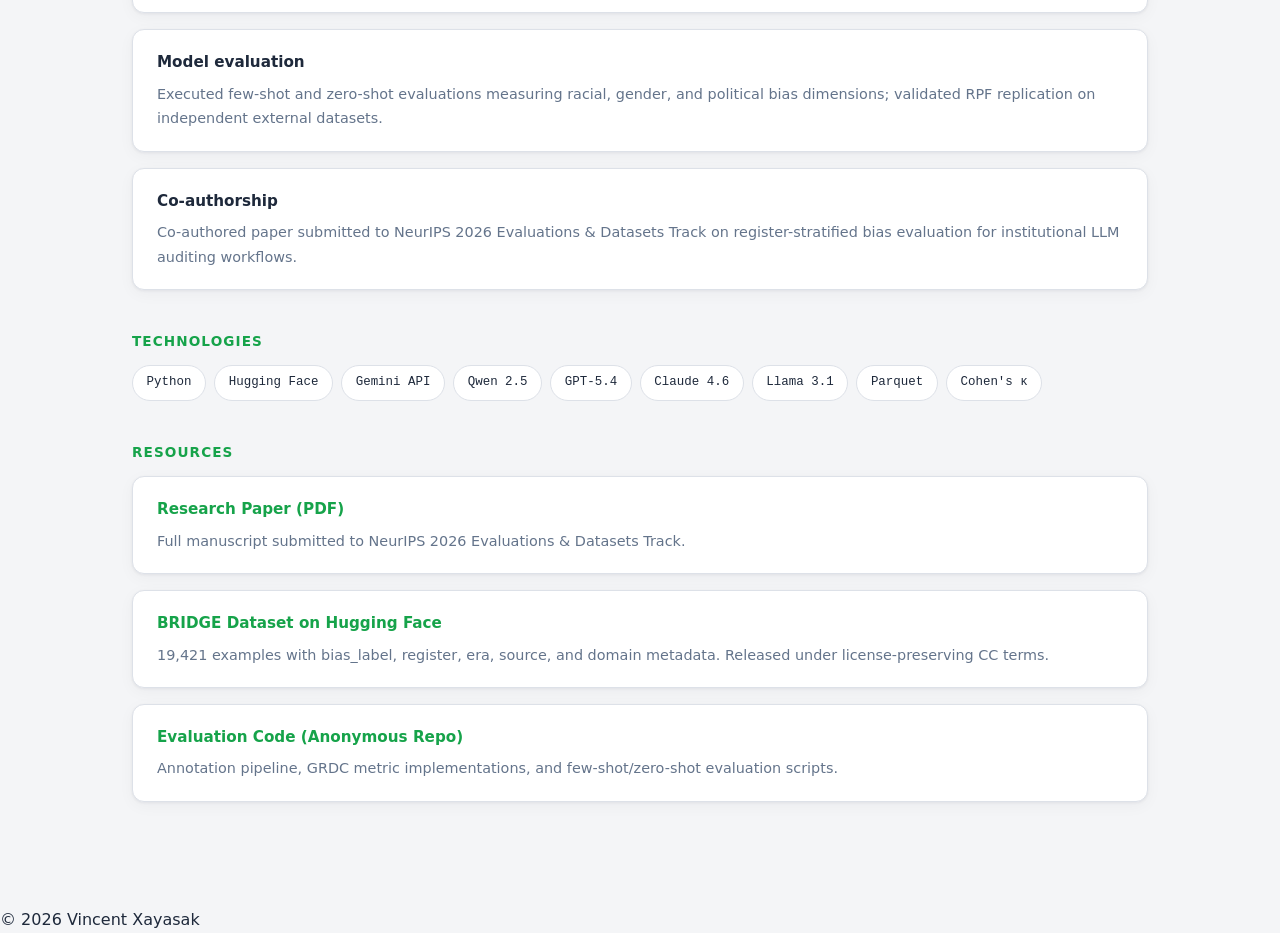
<file: projects/bridge.html>
<!DOCTYPE html>
<html lang="en">
<head>
  <meta charset="UTF-8">
  <meta name="viewport" content="width=device-width, initial-scale=1.0">
  <meta name="description" content="BRIDGE: Bias Register-Integrated Dataset for LLM bias evaluation — research case study">
  <title>BRIDGE | Vincent Xayasak</title>
  <link rel="stylesheet" href="../css/styles.css">
  <link rel="preconnect" href="https://fonts.googleapis.com">
  <link rel="preconnect" href="https://fonts.gstatic.com" crossorigin>
  <link href="https://fonts.googleapis.com/css2?family=Nunito:wght@400;600;700;800&display=swap" rel="stylesheet">
</head>
<body class="case-page">
  <header class="hud hud--case">
    <a href="../index.html" class="hud-back">← Room</a>
    <span class="hud-title">Vincent Xayasak</span>
    <span id="time-display">00:00</span>
  </header>

  <main class="case-study-main case-paper">

    <header class="case-study-header">
      <div class="project-card-meta">
        <span class="badge badge--research">Research</span>
        <span class="badge badge--submission">NeurIPS 2026 ED</span>
      </div>
      <h1>BRIDGE: Bias Register-Integrated Dataset for Generalized Evaluation</h1>
      <p class="case-study-subtitle">
        Research Assistant at <strong>UC Davis</strong> · Davis, CA · January – May 2026
      </p>
    </header>

    <div class="resource-bar">
      <a href="../research/4002_BRIDGE_A_Bias_Register_In.pdf" target="_blank" rel="noopener">📄 Paper (PDF)</a>
      <a href="https://huggingface.co/datasets/bridge-benchmark-2026/BRIDGE" target="_blank" rel="noopener">🤗 Dataset</a>
      <a href="https://anonymous.4open.science/r/BRIDGE-0BA6/" target="_blank" rel="noopener">💻 Code</a>
    </div>

    <!-- Impact -->
    <section class="case-section">
      <h2>At a Glance</h2>
      <div class="impact-grid">
        <div class="impact-card">
          <div class="impact-value">19,421</div>
          <div class="impact-label">Labeled sentences across formal &amp; informal registers</div>
        </div>
        <div class="impact-card">
          <div class="impact-value">DC=1.0</div>
          <div class="impact-label">Directional consistency of Register Polarity Flip (p ≈ 6×10⁻⁵)</div>
        </div>
        <div class="impact-card">
          <div class="impact-value">8</div>
          <div class="impact-label">Frontier LLMs evaluated (GPT, Claude, Gemini, Llama, Qwen, …)</div>
        </div>
      </div>
    </section>

    <!-- Problem -->
    <section class="case-section">
      <h2>Problem</h2>
      <p>
        LLMs are increasingly deployed to audit institutional text — housing ordinances, legal contracts,
        government reports — for discriminatory language. Yet nearly all bias benchmarks (BBQ, StereoSet,
        CrowS-Pairs, ToxiGen, Social Bias Frames) are built from informal, social-media-style text.
      </p>
      <p>
        This creates a structural mismatch: models evaluated on tweets are deployed on statutes. We
        discovered that this mismatch produces a systematic failure mode called the <strong>Register
        Polarity Flip (RPF)</strong> — models under-detect harmful bias in formal text while
        over-flagging neutral informal text as harmful, with consistent directionality across all
        eight frontier models tested.
      </p>
    </section>

    <!-- BRIDGE dataset -->
    <section class="case-section">
      <h2>The BRIDGE Benchmark</h2>
      <p>
        BRIDGE (Bias Register-Integrated Dataset for Generalized Evaluation) is the first public
        benchmark unifying formal institutional and informal social text under a shared three-way
        taxonomy, assembled from seven open-source corpora spanning 150 years of US discourse.
      </p>

      <div class="stats-table-wrap">
        <table class="stats-table">
          <thead>
            <tr>
              <th>Dimension</th>
              <th>Breakdown</th>
            </tr>
          </thead>
          <tbody>
            <tr>
              <td>Bias labels</td>
              <td>Harmful (7,799) · Harmless (6,400) · Antibias (5,222)</td>
            </tr>
            <tr>
              <td>Register</td>
              <td>Formal (14,410) · Informal (5,011)</td>
            </tr>
            <tr>
              <td>Source corpora</td>
              <td>Pile of Law · Social Bias Frames · Jim Crow Laws · Redlining · GovReport · CAP · LSC Eviction Laws</td>
            </tr>
            <tr>
              <td>Annotation agreement</td>
              <td>Mean pairwise Cohen's κ = 0.82 (almost perfect)</td>
            </tr>
          </tbody>
        </table>
      </div>
    </section>

    <!-- GRDC -->
    <section class="case-section">
      <h2>GRDC Diagnostic Suite</h2>
      <p>
        We designed GRDC — a five-metric framework for group-conditional bias evaluation that
        generalizes to any categorical grouping variable (register, era, source, domain):
      </p>

      <ul class="contribution-list" style="margin-top: 1rem;">
        <li>
          <strong>Grouped Recall Divergence (GRD)</strong>
          <p>Measures magnitude of recall disparity between groups. Global mean GRD = 0.271 across eight models.</p>
        </li>
        <li>
          <strong>Directional Consistency (DC)</strong>
          <p>Tests whether all models shift recall in the same direction. DC = 1.0 for both harmful and harmless classes simultaneously.</p>
        </li>
        <li>
          <strong>Register Polarity Flip (RPF)</strong>
          <p>Detects when models over-detect bias in one register while under-detecting in another — the core failure mode.</p>
        </li>
        <li>
          <strong>Confusion Drift (CD)</strong>
          <p>Localizes which misclassification cells change across register groups.</p>
        </li>
        <li>
          <strong>Capability-Conditional Drift (CCD)</strong>
          <p>Correlates model capability (macro-F1) with register divergence — stronger models may exhibit larger formal-register blindness.</p>
        </li>
      </ul>
    </section>

    <!-- Pipeline -->
    <section class="case-section">
      <h2>Evaluation Pipeline</h2>
      <div class="arch-diagram">
        <div class="arch-flow">
          <div class="arch-node">7 Source<br>Corpora</div>
          <span class="arch-arrow">→</span>
          <div class="arch-node arch-node--accent">Filter &amp;<br>Annotate</div>
          <span class="arch-arrow">→</span>
          <div class="arch-node arch-node--accent">BRIDGE<br>19,421 ex.</div>
        </div>
        <div class="arch-flow" style="margin-top: 1rem;">
          <div class="arch-node arch-node--accent">BRIDGE<br>Benchmark</div>
          <span class="arch-arrow">→</span>
          <div class="arch-node arch-node--accent">8 Frontier<br>LLMs</div>
          <span class="arch-arrow">→</span>
          <div class="arch-node arch-node--accent">GRDC<br>5 Metrics</div>
          <span class="arch-arrow">→</span>
          <div class="arch-node">RPF<br>Diagnosis</div>
        </div>
        <p class="arch-caption">Benchmark curation and register-stratified evaluation framework</p>
      </div>
    </section>

    <!-- Key findings -->
    <section class="case-section">
      <h2>Key Findings</h2>
      <ul class="contribution-list">
        <li>
          <strong>Register Polarity Flip is universal</strong>
          <p>All eight frontier LLMs simultaneously miss harmful formal text (~45 recall points below informal) and over-flag neutral informal text (~30 recall points above formal), with DC = 1.0 (p ≈ 6×10⁻⁵).</p>
        </li>
        <li>
          <strong>Replication on external data</strong>
          <p>RPF replicates on an independent dataset (BABE + Measuring Hate Speech) with a larger effect (GRD = 0.504 vs. 0.271 on BRIDGE).</p>
        </li>
        <li>
          <strong>Few-shot prompting does not fix it</strong>
          <p>Register-stratified failures persist under few-shot and zero-shot prompting across racial, gender, and political bias dimensions.</p>
        </li>
        <li>
          <strong>Model rankings shift with register mix</strong>
          <p>Sensitivity analysis shows model leaderboards change at just 10% formal text composition — aggregate accuracy masks deployment-relevant failures.</p>
        </li>
      </ul>
    </section>

    <!-- My contributions -->
    <section class="case-section">
      <h2>My Contributions</h2>
      <ul class="contribution-list">
        <li>
          <strong>Benchmark construction</strong>
          <p>Built the 19,421-sentence dataset from seven open-source corpora spanning 150 years of discourse under a unified harmful/harmless/antibias taxonomy.</p>
        </li>
        <li>
          <strong>Formal-text curation pipeline</strong>
          <p>Curated formal-text datasets from Jim Crow Laws, Pile of Laws, and GovReport; engineered a Gemini API pipeline for policy categorization with expert-adjudicated manual verification.</p>
        </li>
        <li>
          <strong>GRDC metric design</strong>
          <p>Designed the five-metric GRDC diagnostic suite and identified the Register Polarity Flip failure mode across eight frontier LLMs.</p>
        </li>
        <li>
          <strong>Model evaluation</strong>
          <p>Executed few-shot and zero-shot evaluations measuring racial, gender, and political bias dimensions; validated RPF replication on independent external datasets.</p>
        </li>
        <li>
          <strong>Co-authorship</strong>
          <p>Co-authored paper submitted to NeurIPS 2026 Evaluations &amp; Datasets Track on register-stratified bias evaluation for institutional LLM auditing workflows.</p>
        </li>
      </ul>
    </section>

    <!-- Technologies -->
    <section class="case-section">
      <h2>Technologies</h2>
      <div class="tech-grid">
        <span class="tech-pill">Python</span>
        <span class="tech-pill">Hugging Face</span>
        <span class="tech-pill">Gemini API</span>
        <span class="tech-pill">Qwen 2.5</span>
        <span class="tech-pill">GPT-5.4</span>
        <span class="tech-pill">Claude 4.6</span>
        <span class="tech-pill">Llama 3.1</span>
        <span class="tech-pill">Parquet</span>
        <span class="tech-pill">Cohen's κ</span>
      </div>
    </section>

    <!-- Resources -->
    <section class="case-section">
      <h2>Resources</h2>
      <ul class="contribution-list">
        <li>
          <strong><a href="../research/4002_BRIDGE_A_Bias_Register_In.pdf" target="_blank" rel="noopener">Research Paper (PDF)</a></strong>
          <p>Full manuscript submitted to NeurIPS 2026 Evaluations &amp; Datasets Track.</p>
        </li>
        <li>
          <strong><a href="https://huggingface.co/datasets/bridge-benchmark-2026/BRIDGE" target="_blank" rel="noopener">BRIDGE Dataset on Hugging Face</a></strong>
          <p>19,421 examples with bias_label, register, era, source, and domain metadata. Released under license-preserving CC terms.</p>
        </li>
        <li>
          <strong><a href="https://anonymous.4open.science/r/BRIDGE-0BA6/" target="_blank" rel="noopener">Evaluation Code (Anonymous Repo)</a></strong>
          <p>Annotation pipeline, GRDC metric implementations, and few-shot/zero-shot evaluation scripts.</p>
        </li>
      </ul>
    </section>
  </main>

  <footer class="hud-bottom">
    <p>&copy; 2026 Vincent Xayasak</p>
  </footer>
  <script src="../js/hud.js"></script>
</body>
</html>
</file>
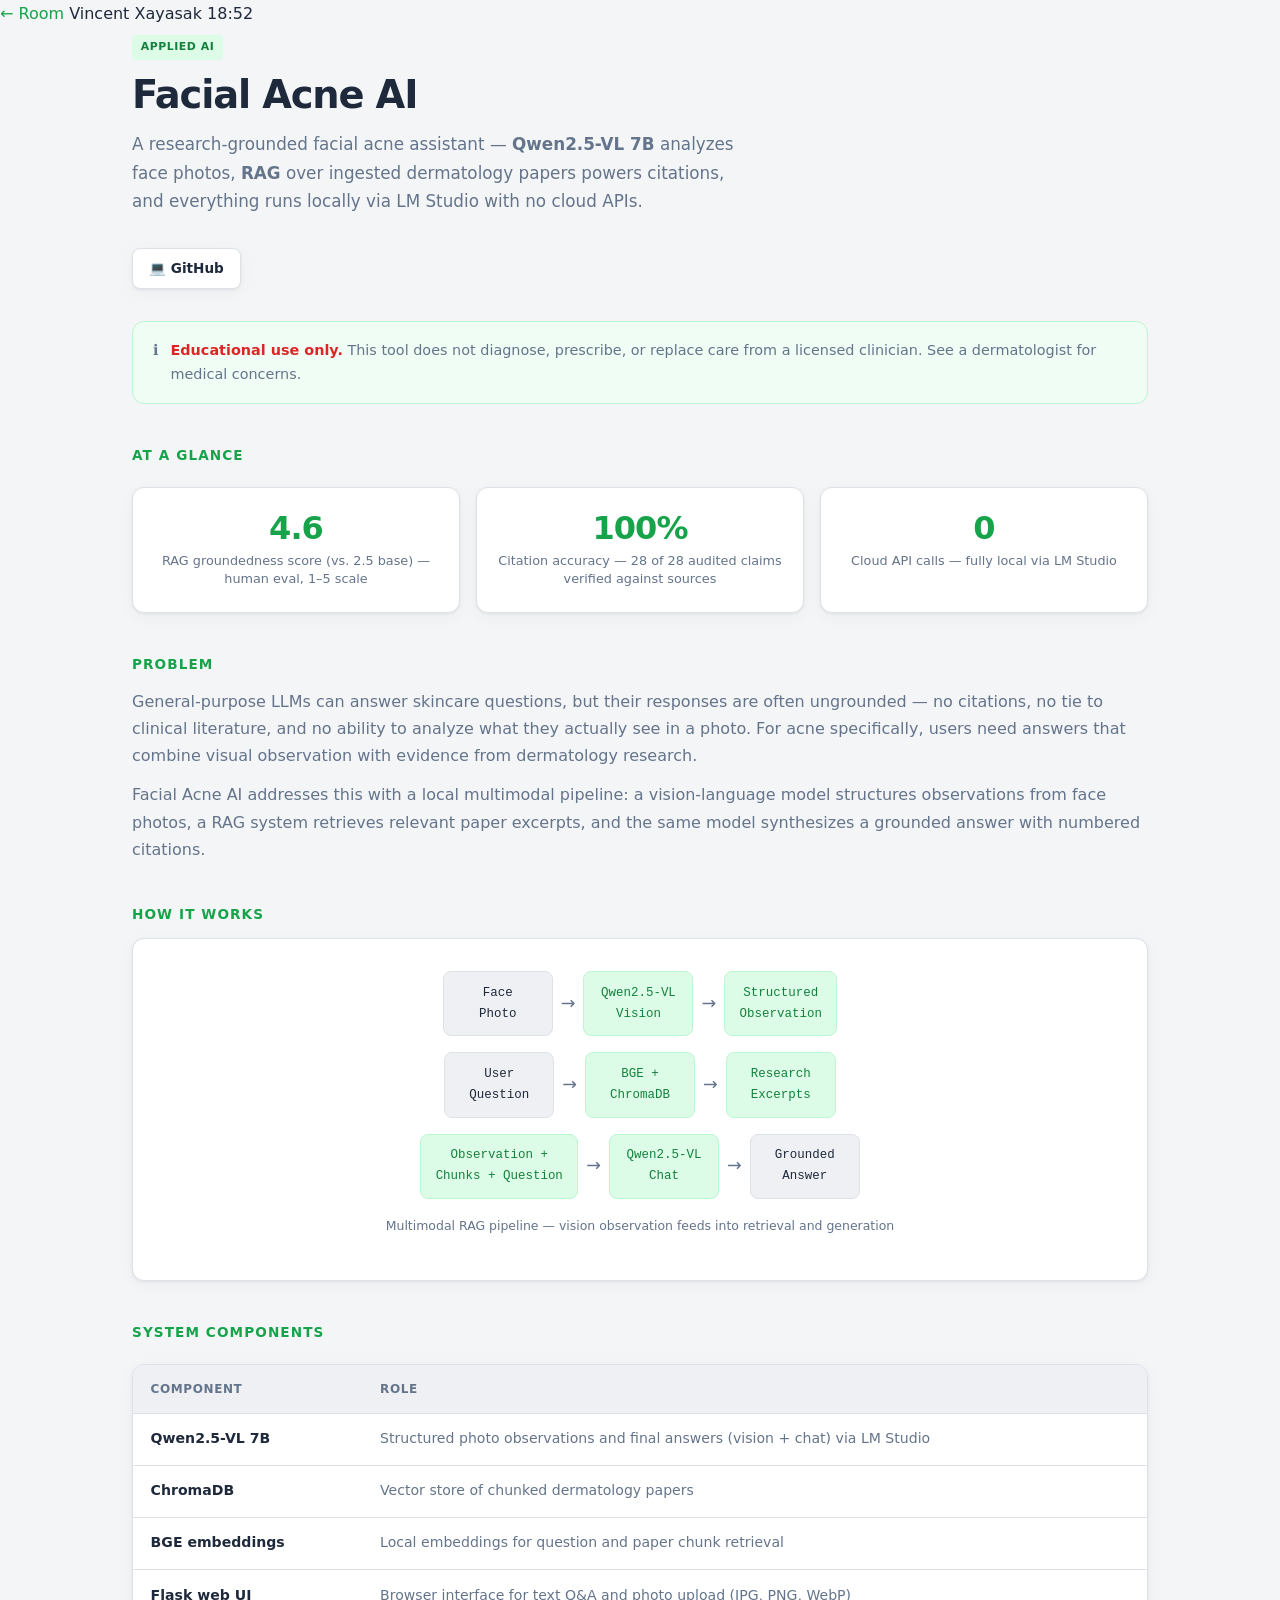
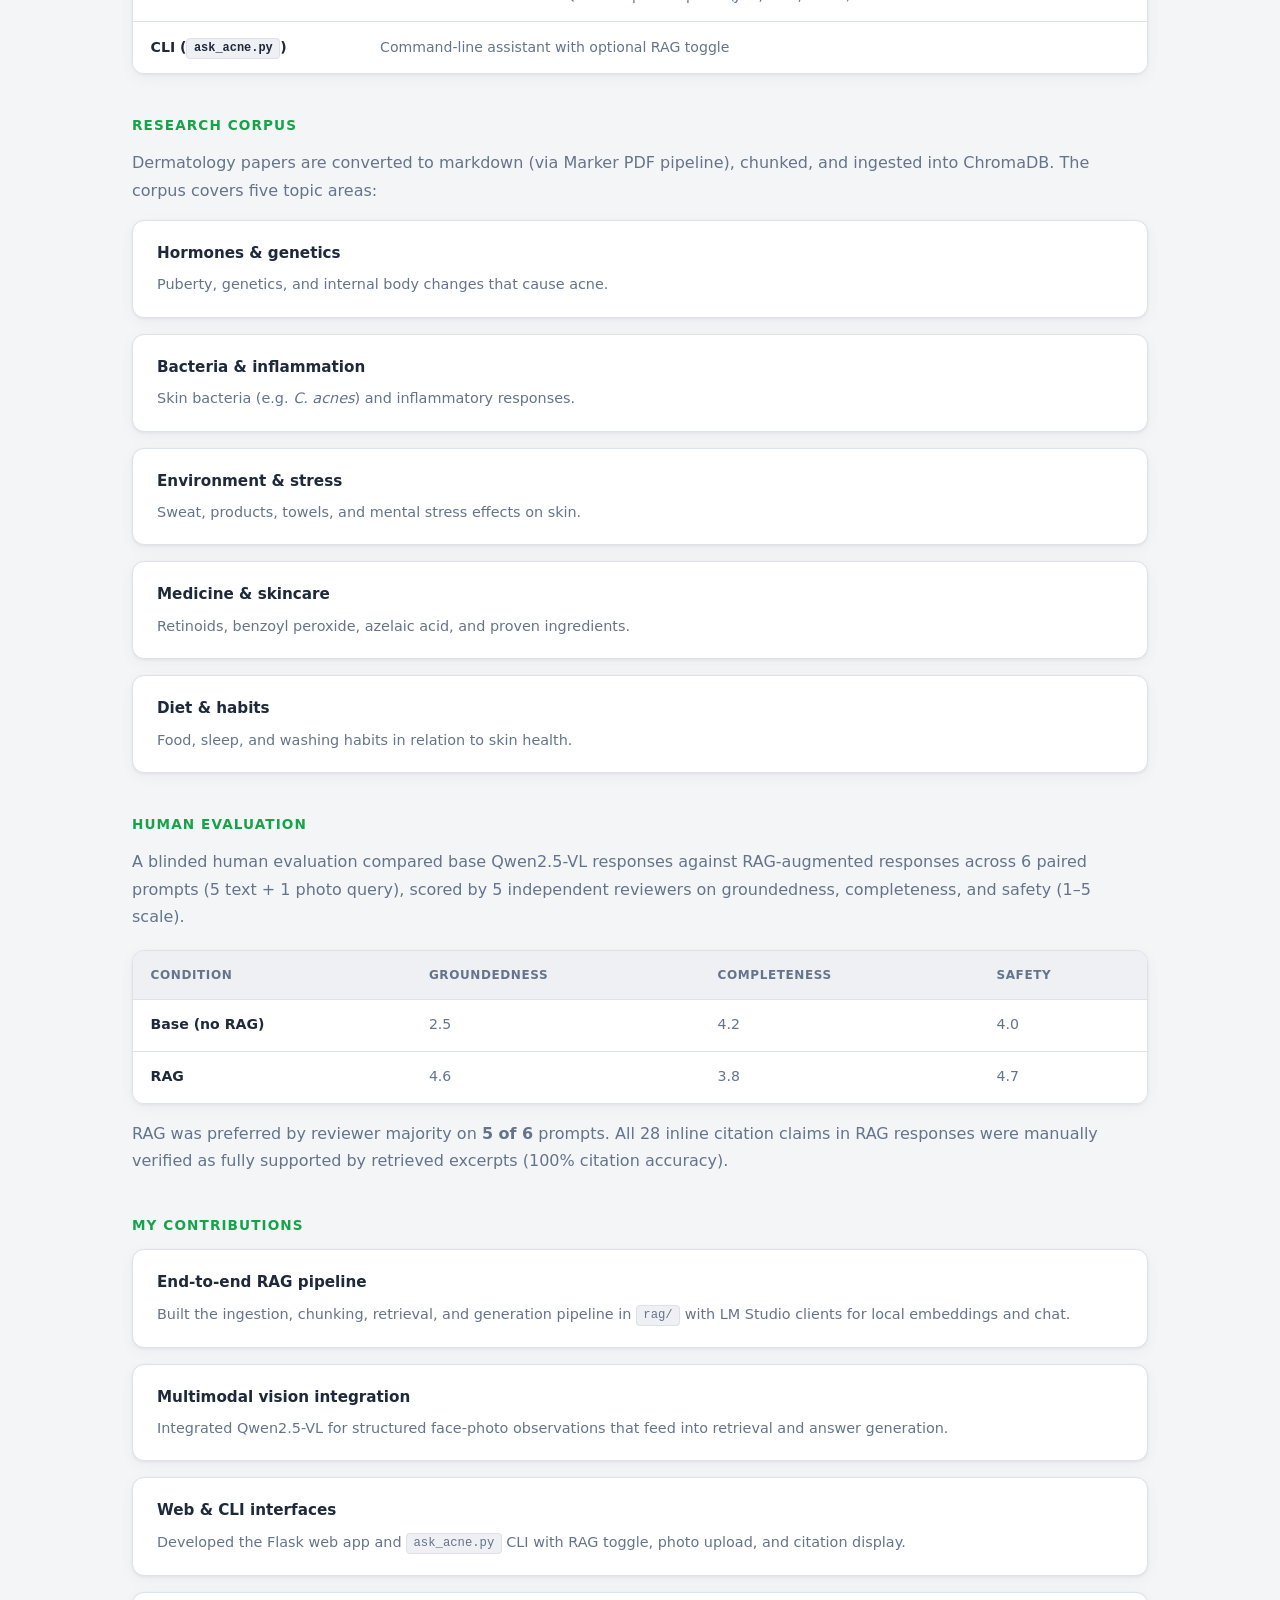
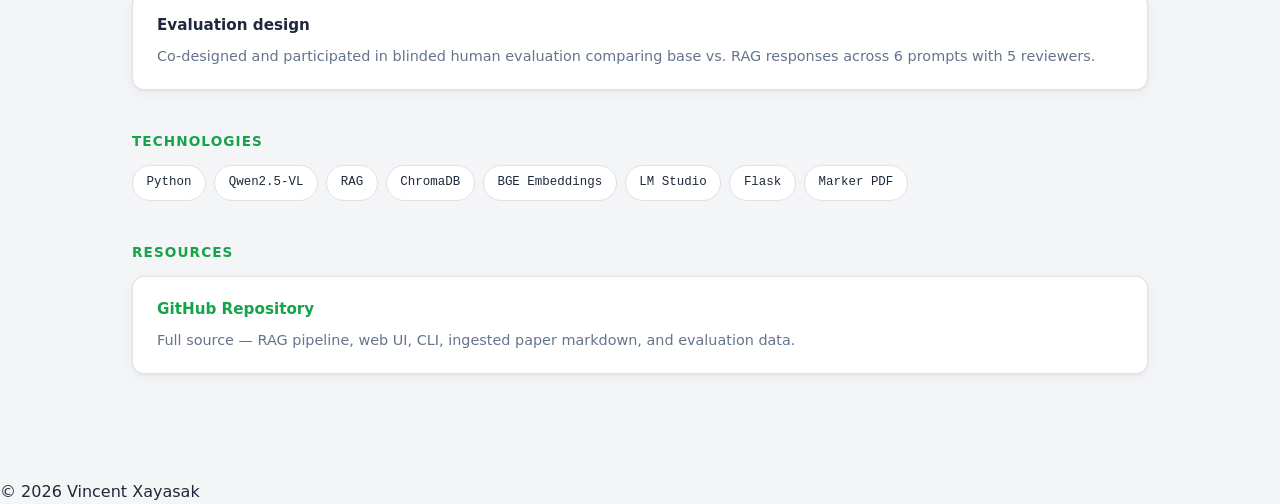
<file: projects/facial-acne-ai.html>
<!DOCTYPE html>
<html lang="en">
<head>
  <meta charset="UTF-8">
  <meta name="viewport" content="width=device-width, initial-scale=1.0">
  <meta name="description" content="Facial Acne AI — research-grounded local RAG assistant with Qwen2.5-VL vision for acne Q&A">
  <title>Facial Acne AI | Vincent Xayasak</title>
  <link rel="stylesheet" href="../css/styles.css">
  <link rel="preconnect" href="https://fonts.googleapis.com">
  <link rel="preconnect" href="https://fonts.gstatic.com" crossorigin>
  <link href="https://fonts.googleapis.com/css2?family=Nunito:wght@400;600;700;800&display=swap" rel="stylesheet">
</head>
<body class="case-page">
  <header class="hud hud--case">
    <a href="../index.html" class="hud-back">← Room</a>
    <span class="hud-title">Vincent Xayasak</span>
    <span id="time-display">00:00</span>
  </header>

  <main class="case-study-main case-paper">

    <header class="case-study-header">
      <div class="project-card-meta">
        <span class="badge badge--applied">Applied AI</span>
      </div>
      <h1>Facial Acne AI</h1>
      <p class="case-study-subtitle">
        A research-grounded facial acne assistant — <strong>Qwen2.5-VL 7B</strong> analyzes face photos,
        <strong>RAG</strong> over ingested dermatology papers powers citations, and everything runs
        locally via LM Studio with no cloud APIs.
      </p>
    </header>

    <div class="resource-bar">
      <a href="https://github.com/VincentXayasak/Facial-Acne-AI" target="_blank" rel="noopener">💻 GitHub</a>
    </div>

    <div class="confidential-notice" style="background: #f0fdf4; border-color: #bbf7d0;">
      <span>ℹ️</span>
      <p>
        <strong>Educational use only.</strong>
        This tool does not diagnose, prescribe, or replace care from a licensed clinician.
        See a dermatologist for medical concerns.
      </p>
    </div>

    <section class="case-section">
      <h2>At a Glance</h2>
      <div class="impact-grid">
        <div class="impact-card">
          <div class="impact-value">4.6</div>
          <div class="impact-label">RAG groundedness score (vs. 2.5 base) — human eval, 1–5 scale</div>
        </div>
        <div class="impact-card">
          <div class="impact-value">100%</div>
          <div class="impact-label">Citation accuracy — 28 of 28 audited claims verified against sources</div>
        </div>
        <div class="impact-card">
          <div class="impact-value">0</div>
          <div class="impact-label">Cloud API calls — fully local via LM Studio</div>
        </div>
      </div>
    </section>

    <section class="case-section">
      <h2>Problem</h2>
      <p>
        General-purpose LLMs can answer skincare questions, but their responses are often ungrounded —
        no citations, no tie to clinical literature, and no ability to analyze what they actually see
        in a photo. For acne specifically, users need answers that combine visual observation with
        evidence from dermatology research.
      </p>
      <p>
        Facial Acne AI addresses this with a local multimodal pipeline: a vision-language model
        structures observations from face photos, a RAG system retrieves relevant paper excerpts,
        and the same model synthesizes a grounded answer with numbered citations.
      </p>
    </section>

    <section class="case-section">
      <h2>How It Works</h2>
      <div class="arch-diagram">
        <div class="arch-flow">
          <div class="arch-node">Face<br>Photo</div>
          <span class="arch-arrow">→</span>
          <div class="arch-node arch-node--accent">Qwen2.5-VL<br>Vision</div>
          <span class="arch-arrow">→</span>
          <div class="arch-node arch-node--accent">Structured<br>Observation</div>
        </div>
        <div class="arch-flow" style="margin-top: 1rem;">
          <div class="arch-node">User<br>Question</div>
          <span class="arch-arrow">→</span>
          <div class="arch-node arch-node--accent">BGE +<br>ChromaDB</div>
          <span class="arch-arrow">→</span>
          <div class="arch-node arch-node--accent">Research<br>Excerpts</div>
        </div>
        <div class="arch-flow" style="margin-top: 1rem;">
          <div class="arch-node arch-node--accent">Observation +<br>Chunks + Question</div>
          <span class="arch-arrow">→</span>
          <div class="arch-node arch-node--accent">Qwen2.5-VL<br>Chat</div>
          <span class="arch-arrow">→</span>
          <div class="arch-node">Grounded<br>Answer</div>
        </div>
        <p class="arch-caption">Multimodal RAG pipeline — vision observation feeds into retrieval and generation</p>
      </div>
    </section>

    <section class="case-section">
      <h2>System Components</h2>
      <div class="stats-table-wrap">
        <table class="stats-table">
          <thead>
            <tr>
              <th>Component</th>
              <th>Role</th>
            </tr>
          </thead>
          <tbody>
            <tr>
              <td>Qwen2.5-VL 7B</td>
              <td>Structured photo observations and final answers (vision + chat) via LM Studio</td>
            </tr>
            <tr>
              <td>ChromaDB</td>
              <td>Vector store of chunked dermatology papers</td>
            </tr>
            <tr>
              <td>BGE embeddings</td>
              <td>Local embeddings for question and paper chunk retrieval</td>
            </tr>
            <tr>
              <td>Flask web UI</td>
              <td>Browser interface for text Q&amp;A and photo upload (JPG, PNG, WebP)</td>
            </tr>
            <tr>
              <td>CLI (<code>ask_acne.py</code>)</td>
              <td>Command-line assistant with optional RAG toggle</td>
            </tr>
          </tbody>
        </table>
      </div>
    </section>

    <section class="case-section">
      <h2>Research Corpus</h2>
      <p>
        Dermatology papers are converted to markdown (via Marker PDF pipeline), chunked, and ingested
        into ChromaDB. The corpus covers five topic areas:
      </p>
      <ul class="contribution-list" style="margin-top: 1rem;">
        <li>
          <strong>Hormones &amp; genetics</strong>
          <p>Puberty, genetics, and internal body changes that cause acne.</p>
        </li>
        <li>
          <strong>Bacteria &amp; inflammation</strong>
          <p>Skin bacteria (e.g. <em>C. acnes</em>) and inflammatory responses.</p>
        </li>
        <li>
          <strong>Environment &amp; stress</strong>
          <p>Sweat, products, towels, and mental stress effects on skin.</p>
        </li>
        <li>
          <strong>Medicine &amp; skincare</strong>
          <p>Retinoids, benzoyl peroxide, azelaic acid, and proven ingredients.</p>
        </li>
        <li>
          <strong>Diet &amp; habits</strong>
          <p>Food, sleep, and washing habits in relation to skin health.</p>
        </li>
      </ul>
    </section>

    <section class="case-section">
      <h2>Human Evaluation</h2>
      <p>
        A blinded human evaluation compared base Qwen2.5-VL responses against RAG-augmented responses
        across 6 paired prompts (5 text + 1 photo query), scored by 5 independent reviewers on
        groundedness, completeness, and safety (1–5 scale).
      </p>
      <div class="stats-table-wrap" style="margin-top: 1.25rem;">
        <table class="stats-table">
          <thead>
            <tr>
              <th>Condition</th>
              <th>Groundedness</th>
              <th>Completeness</th>
              <th>Safety</th>
            </tr>
          </thead>
          <tbody>
            <tr>
              <td>Base (no RAG)</td>
              <td>2.5</td>
              <td>4.2</td>
              <td>4.0</td>
            </tr>
            <tr>
              <td>RAG</td>
              <td>4.6</td>
              <td>3.8</td>
              <td>4.7</td>
            </tr>
          </tbody>
        </table>
      </div>
      <p style="margin-top: 1rem;">
        RAG was preferred by reviewer majority on <strong>5 of 6</strong> prompts. All 28 inline
        citation claims in RAG responses were manually verified as fully supported by retrieved
        excerpts (100% citation accuracy).
      </p>
    </section>

    <section class="case-section">
      <h2>My Contributions</h2>
      <ul class="contribution-list">
        <li>
          <strong>End-to-end RAG pipeline</strong>
          <p>Built the ingestion, chunking, retrieval, and generation pipeline in <code>rag/</code> with LM Studio clients for local embeddings and chat.</p>
        </li>
        <li>
          <strong>Multimodal vision integration</strong>
          <p>Integrated Qwen2.5-VL for structured face-photo observations that feed into retrieval and answer generation.</p>
        </li>
        <li>
          <strong>Web &amp; CLI interfaces</strong>
          <p>Developed the Flask web app and <code>ask_acne.py</code> CLI with RAG toggle, photo upload, and citation display.</p>
        </li>
        <li>
          <strong>Evaluation design</strong>
          <p>Co-designed and participated in blinded human evaluation comparing base vs. RAG responses across 6 prompts with 5 reviewers.</p>
        </li>
      </ul>
    </section>

    <section class="case-section">
      <h2>Technologies</h2>
      <div class="tech-grid">
        <span class="tech-pill">Python</span>
        <span class="tech-pill">Qwen2.5-VL</span>
        <span class="tech-pill">RAG</span>
        <span class="tech-pill">ChromaDB</span>
        <span class="tech-pill">BGE Embeddings</span>
        <span class="tech-pill">LM Studio</span>
        <span class="tech-pill">Flask</span>
        <span class="tech-pill">Marker PDF</span>
      </div>
    </section>

    <section class="case-section">
      <h2>Resources</h2>
      <ul class="contribution-list">
        <li>
          <strong><a href="https://github.com/VincentXayasak/Facial-Acne-AI" target="_blank" rel="noopener">GitHub Repository</a></strong>
          <p>Full source — RAG pipeline, web UI, CLI, ingested paper markdown, and evaluation data.</p>
        </li>
      </ul>
    </section>
  </main>

  <footer class="hud-bottom">
    <p>&copy; 2026 Vincent Xayasak</p>
  </footer>
  <script src="../js/hud.js"></script>
</body>
</html>
</file>
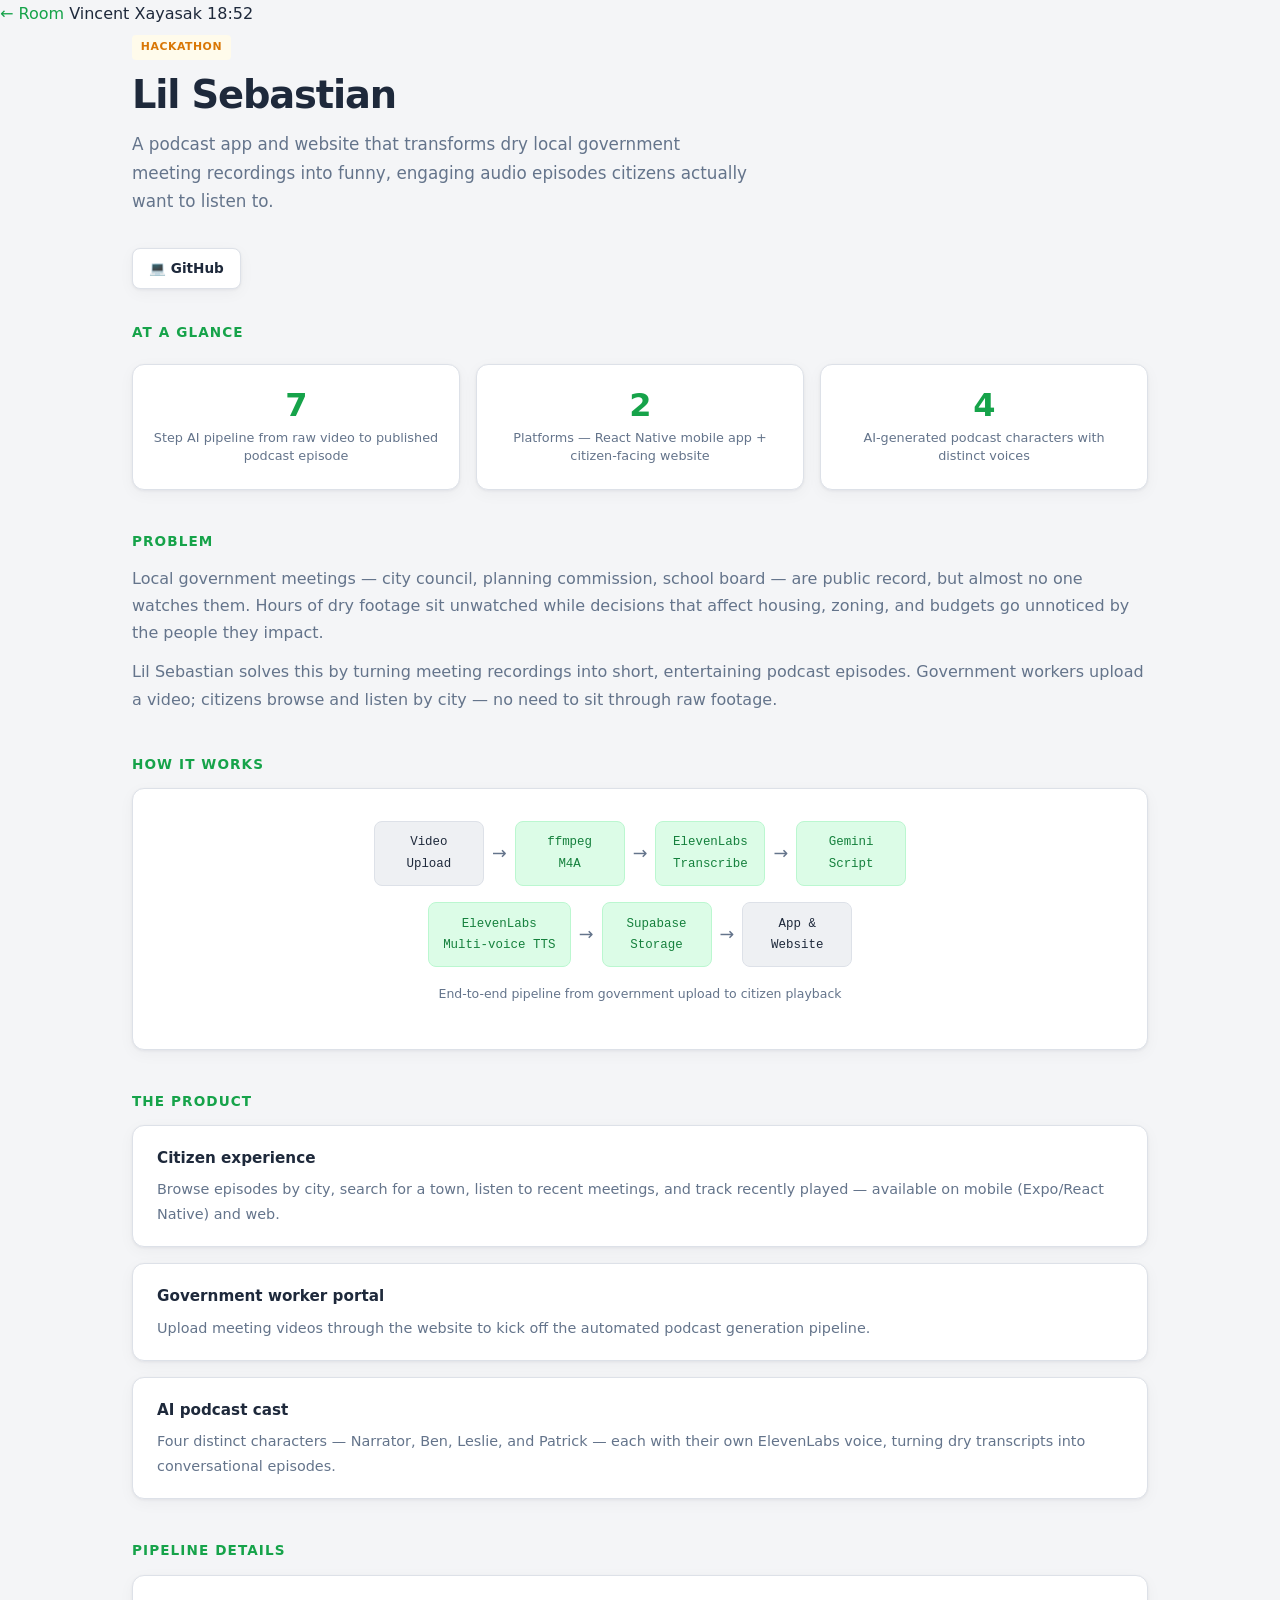
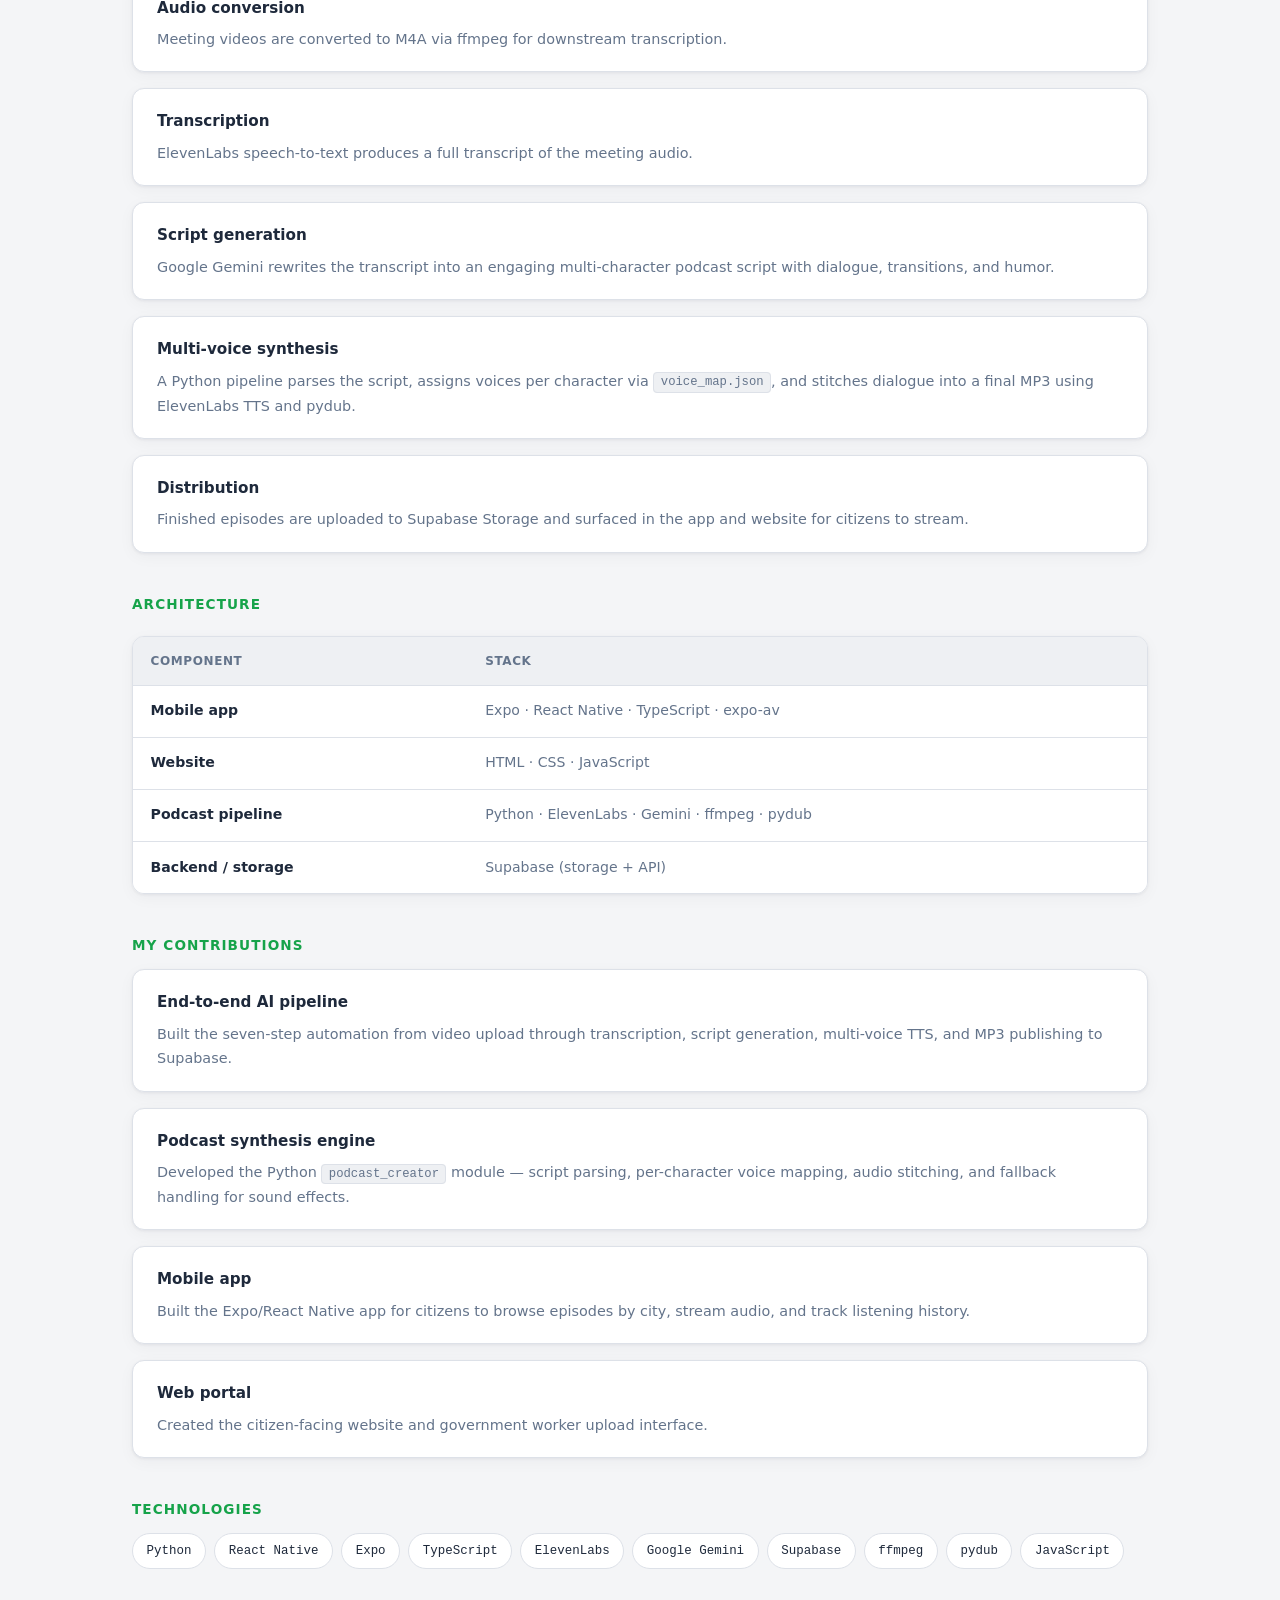
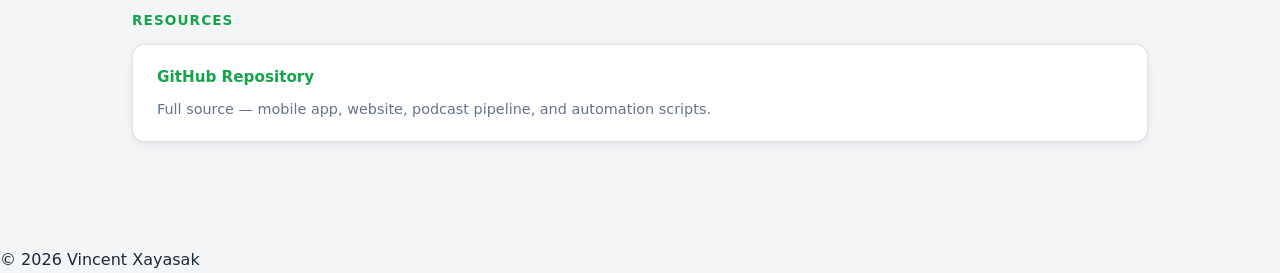
<file: projects/lil-sebastian.html>
<!DOCTYPE html>
<html lang="en">
<head>
  <meta charset="UTF-8">
  <meta name="viewport" content="width=device-width, initial-scale=1.0">
  <meta name="description" content="Lil Sebastian — AI-powered podcast app that turns local government meetings into engaging audio episodes">
  <title>Lil Sebastian | Vincent Xayasak</title>
  <link rel="stylesheet" href="../css/styles.css">
  <link rel="preconnect" href="https://fonts.googleapis.com">
  <link rel="preconnect" href="https://fonts.gstatic.com" crossorigin>
  <link href="https://fonts.googleapis.com/css2?family=Nunito:wght@400;600;700;800&display=swap" rel="stylesheet">
</head>
<body class="case-page">
  <header class="hud hud--case">
    <a href="../index.html" class="hud-back">← Room</a>
    <span class="hud-title">Vincent Xayasak</span>
    <span id="time-display">00:00</span>
  </header>

  <main class="case-study-main case-paper">

    <header class="case-study-header">
      <div class="project-card-meta">
        <span class="badge badge--hackathon">Hackathon</span>
      </div>
      <h1>Lil Sebastian</h1>
      <p class="case-study-subtitle">
        A podcast app and website that transforms dry local government meeting recordings into
        funny, engaging audio episodes citizens actually want to listen to.
      </p>
    </header>

    <div class="resource-bar">
      <a href="https://github.com/VincentXayasak/Lil_Sebastian" target="_blank" rel="noopener">💻 GitHub</a>
    </div>

    <section class="case-section">
      <h2>At a Glance</h2>
      <div class="impact-grid">
        <div class="impact-card">
          <div class="impact-value">7</div>
          <div class="impact-label">Step AI pipeline from raw video to published podcast episode</div>
        </div>
        <div class="impact-card">
          <div class="impact-value">2</div>
          <div class="impact-label">Platforms — React Native mobile app + citizen-facing website</div>
        </div>
        <div class="impact-card">
          <div class="impact-value">4</div>
          <div class="impact-label">AI-generated podcast characters with distinct voices</div>
        </div>
      </div>
    </section>

    <section class="case-section">
      <h2>Problem</h2>
      <p>
        Local government meetings — city council, planning commission, school board — are public
        record, but almost no one watches them. Hours of dry footage sit unwatched while decisions
        that affect housing, zoning, and budgets go unnoticed by the people they impact.
      </p>
      <p>
        Lil Sebastian solves this by turning meeting recordings into short, entertaining podcast
        episodes. Government workers upload a video; citizens browse and listen by city — no need
        to sit through raw footage.
      </p>
    </section>

    <section class="case-section">
      <h2>How It Works</h2>
      <div class="arch-diagram">
        <div class="arch-flow">
          <div class="arch-node">Video<br>Upload</div>
          <span class="arch-arrow">→</span>
          <div class="arch-node arch-node--accent">ffmpeg<br>M4A</div>
          <span class="arch-arrow">→</span>
          <div class="arch-node arch-node--accent">ElevenLabs<br>Transcribe</div>
          <span class="arch-arrow">→</span>
          <div class="arch-node arch-node--accent">Gemini<br>Script</div>
        </div>
        <div class="arch-flow" style="margin-top: 1rem;">
          <div class="arch-node arch-node--accent">ElevenLabs<br>Multi-voice TTS</div>
          <span class="arch-arrow">→</span>
          <div class="arch-node arch-node--accent">Supabase<br>Storage</div>
          <span class="arch-arrow">→</span>
          <div class="arch-node">App &amp;<br>Website</div>
        </div>
        <p class="arch-caption">End-to-end pipeline from government upload to citizen playback</p>
      </div>
    </section>

    <section class="case-section">
      <h2>The Product</h2>
      <ul class="contribution-list">
        <li>
          <strong>Citizen experience</strong>
          <p>Browse episodes by city, search for a town, listen to recent meetings, and track recently played — available on mobile (Expo/React Native) and web.</p>
        </li>
        <li>
          <strong>Government worker portal</strong>
          <p>Upload meeting videos through the website to kick off the automated podcast generation pipeline.</p>
        </li>
        <li>
          <strong>AI podcast cast</strong>
          <p>Four distinct characters — Narrator, Ben, Leslie, and Patrick — each with their own ElevenLabs voice, turning dry transcripts into conversational episodes.</p>
        </li>
      </ul>
    </section>

    <section class="case-section">
      <h2>Pipeline Details</h2>
      <ul class="contribution-list">
        <li>
          <strong>Audio conversion</strong>
          <p>Meeting videos are converted to M4A via ffmpeg for downstream transcription.</p>
        </li>
        <li>
          <strong>Transcription</strong>
          <p>ElevenLabs speech-to-text produces a full transcript of the meeting audio.</p>
        </li>
        <li>
          <strong>Script generation</strong>
          <p>Google Gemini rewrites the transcript into an engaging multi-character podcast script with dialogue, transitions, and humor.</p>
        </li>
        <li>
          <strong>Multi-voice synthesis</strong>
          <p>A Python pipeline parses the script, assigns voices per character via <code>voice_map.json</code>, and stitches dialogue into a final MP3 using ElevenLabs TTS and pydub.</p>
        </li>
        <li>
          <strong>Distribution</strong>
          <p>Finished episodes are uploaded to Supabase Storage and surfaced in the app and website for citizens to stream.</p>
        </li>
      </ul>
    </section>

    <section class="case-section">
      <h2>Architecture</h2>
      <div class="stats-table-wrap">
        <table class="stats-table">
          <thead>
            <tr>
              <th>Component</th>
              <th>Stack</th>
            </tr>
          </thead>
          <tbody>
            <tr>
              <td>Mobile app</td>
              <td>Expo · React Native · TypeScript · expo-av</td>
            </tr>
            <tr>
              <td>Website</td>
              <td>HTML · CSS · JavaScript</td>
            </tr>
            <tr>
              <td>Podcast pipeline</td>
              <td>Python · ElevenLabs · Gemini · ffmpeg · pydub</td>
            </tr>
            <tr>
              <td>Backend / storage</td>
              <td>Supabase (storage + API)</td>
            </tr>
          </tbody>
        </table>
      </div>
    </section>

    <section class="case-section">
      <h2>My Contributions</h2>
      <ul class="contribution-list">
        <li>
          <strong>End-to-end AI pipeline</strong>
          <p>Built the seven-step automation from video upload through transcription, script generation, multi-voice TTS, and MP3 publishing to Supabase.</p>
        </li>
        <li>
          <strong>Podcast synthesis engine</strong>
          <p>Developed the Python <code>podcast_creator</code> module — script parsing, per-character voice mapping, audio stitching, and fallback handling for sound effects.</p>
        </li>
        <li>
          <strong>Mobile app</strong>
          <p>Built the Expo/React Native app for citizens to browse episodes by city, stream audio, and track listening history.</p>
        </li>
        <li>
          <strong>Web portal</strong>
          <p>Created the citizen-facing website and government worker upload interface.</p>
        </li>
      </ul>
    </section>

    <section class="case-section">
      <h2>Technologies</h2>
      <div class="tech-grid">
        <span class="tech-pill">Python</span>
        <span class="tech-pill">React Native</span>
        <span class="tech-pill">Expo</span>
        <span class="tech-pill">TypeScript</span>
        <span class="tech-pill">ElevenLabs</span>
        <span class="tech-pill">Google Gemini</span>
        <span class="tech-pill">Supabase</span>
        <span class="tech-pill">ffmpeg</span>
        <span class="tech-pill">pydub</span>
        <span class="tech-pill">JavaScript</span>
      </div>
    </section>

    <section class="case-section">
      <h2>Resources</h2>
      <ul class="contribution-list">
        <li>
          <strong><a href="https://github.com/VincentXayasak/Lil_Sebastian" target="_blank" rel="noopener">GitHub Repository</a></strong>
          <p>Full source — mobile app, website, podcast pipeline, and automation scripts.</p>
        </li>
      </ul>
    </section>
  </main>

  <footer class="hud-bottom">
    <p>&copy; 2026 Vincent Xayasak</p>
  </footer>
  <script src="../js/hud.js"></script>
</body>
</html>
</file>
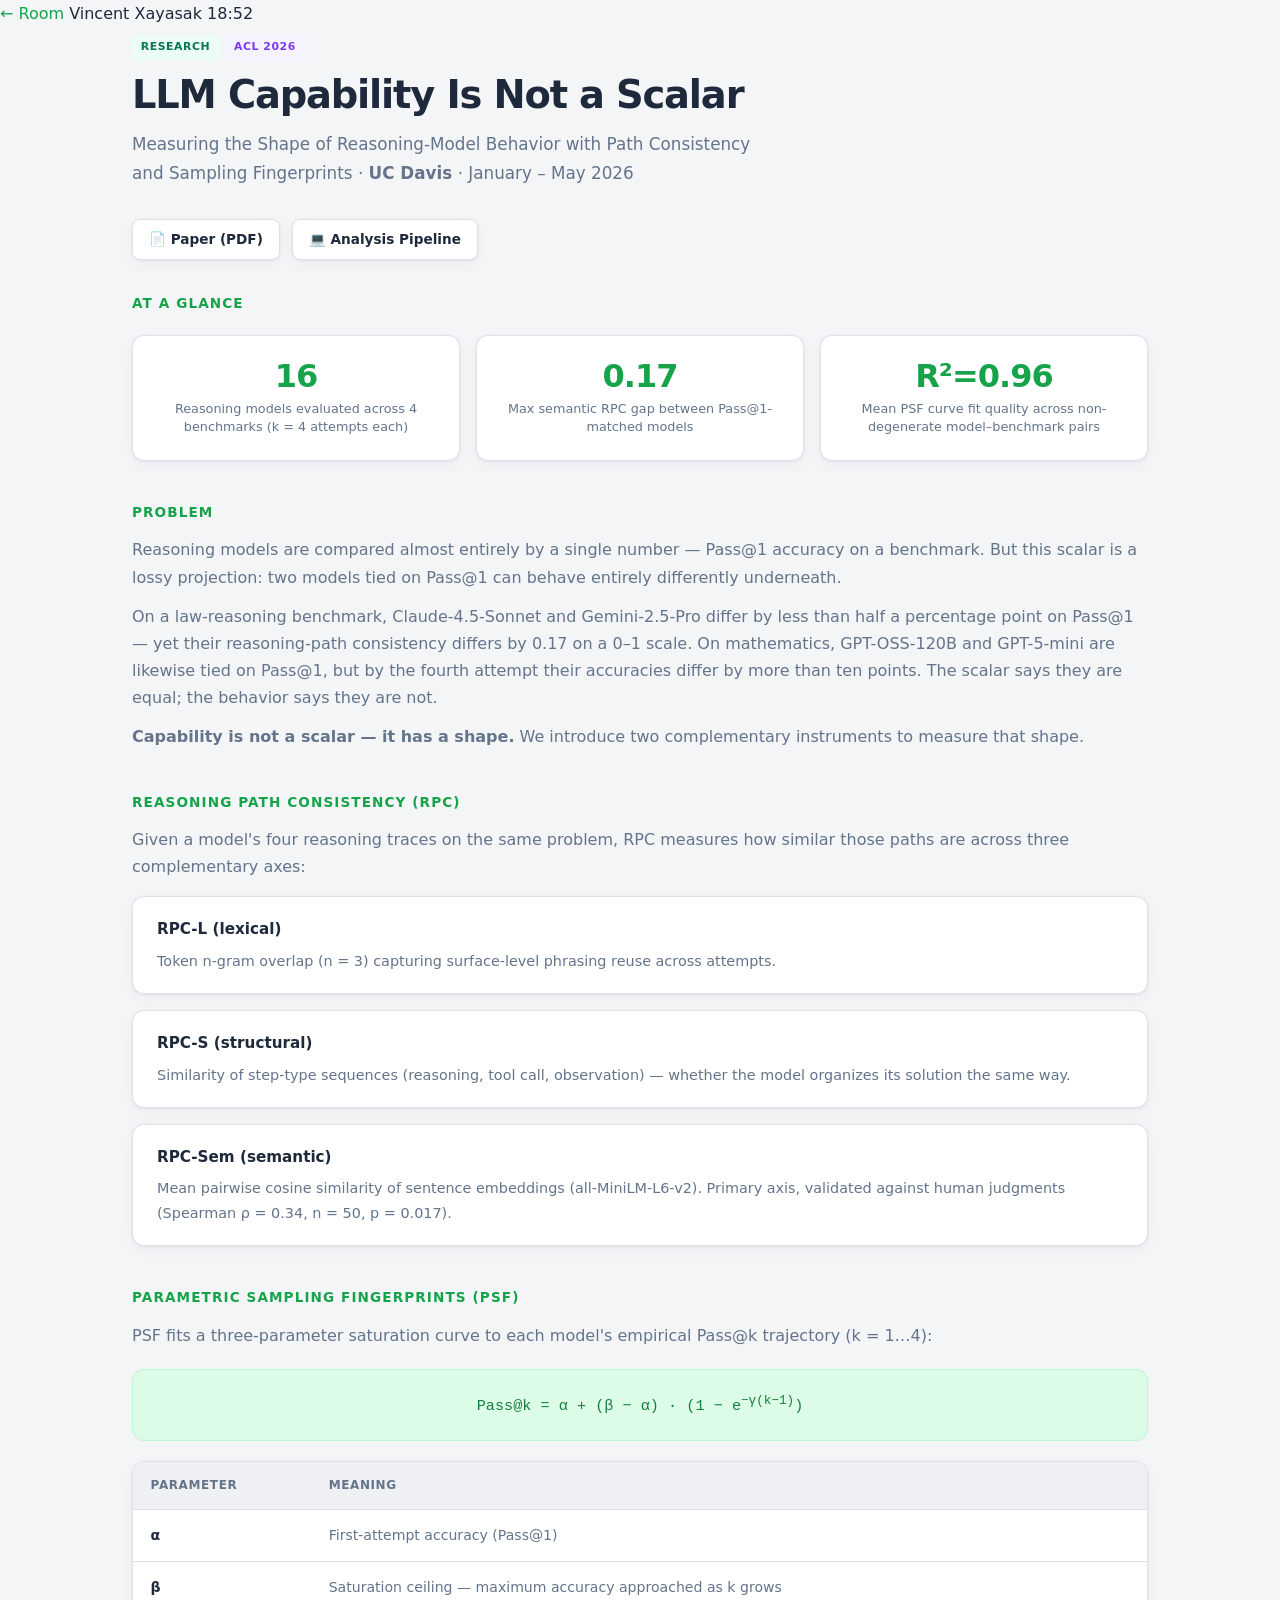
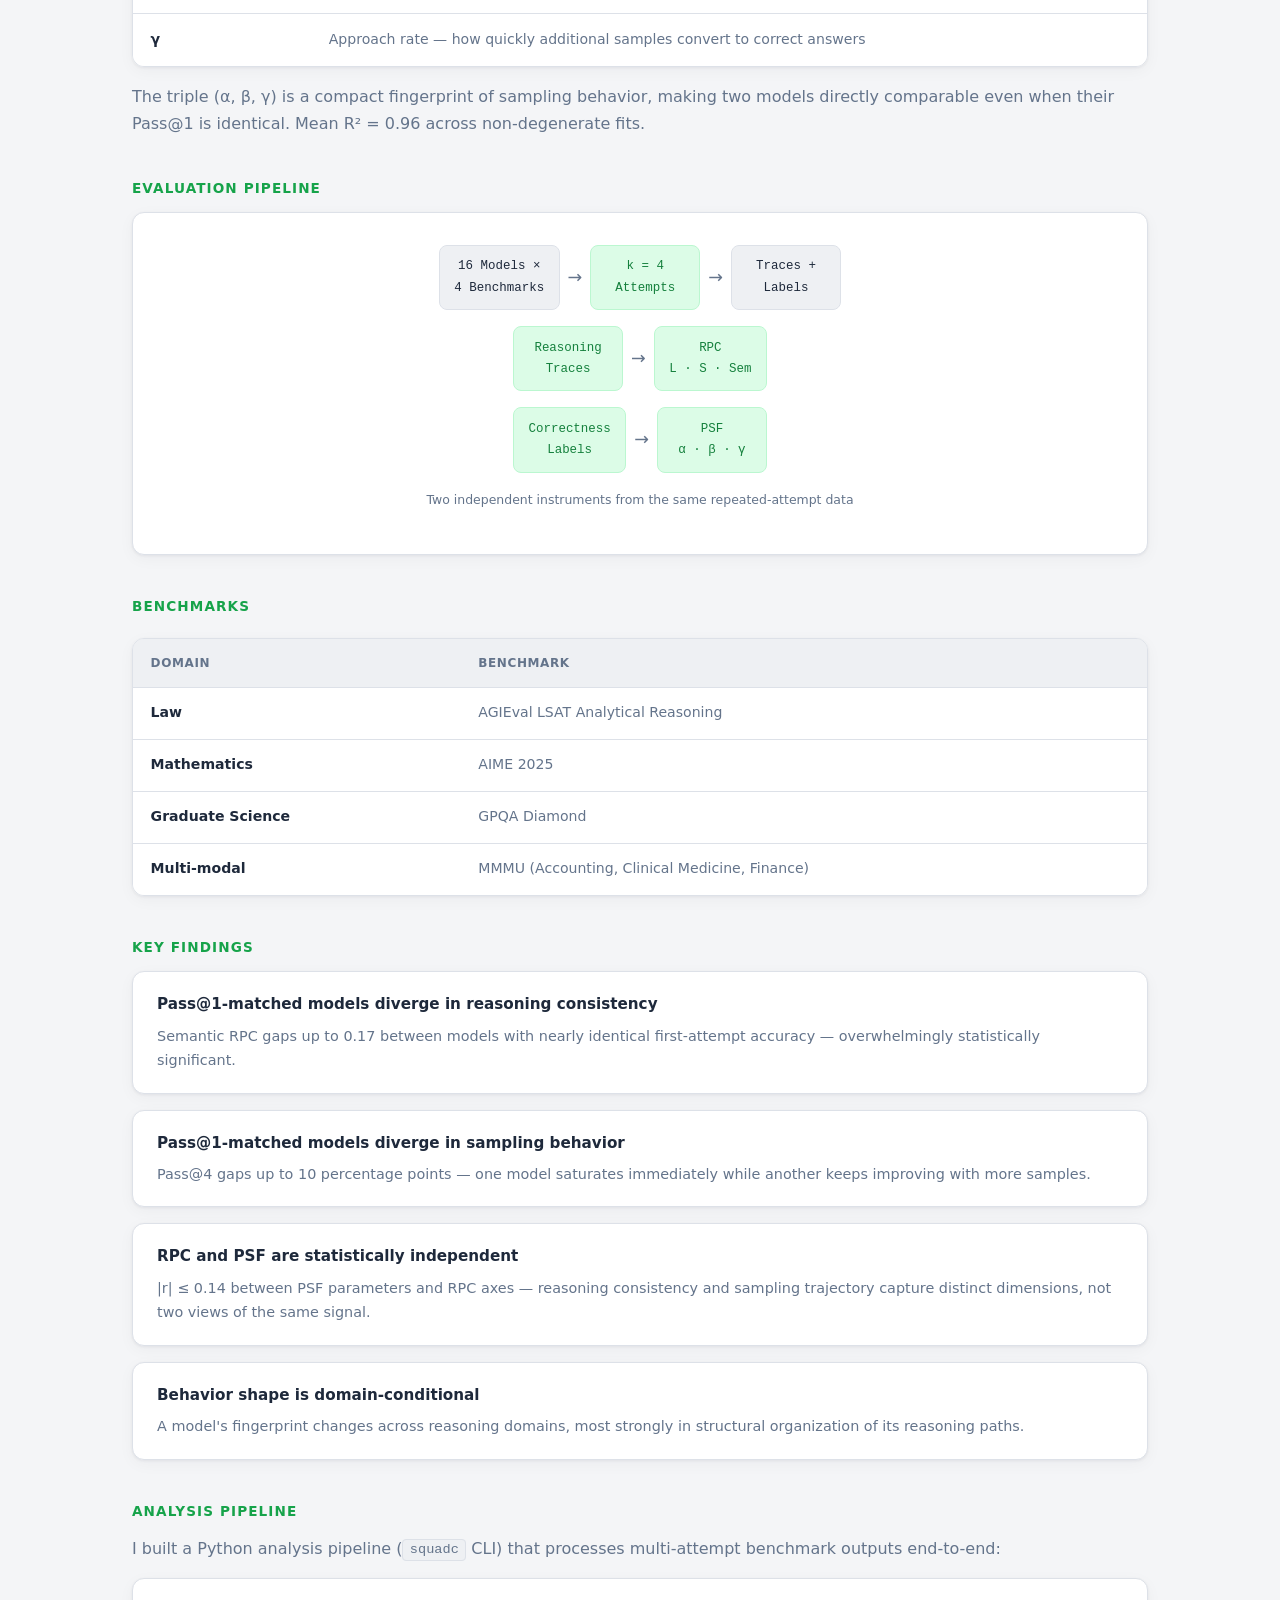
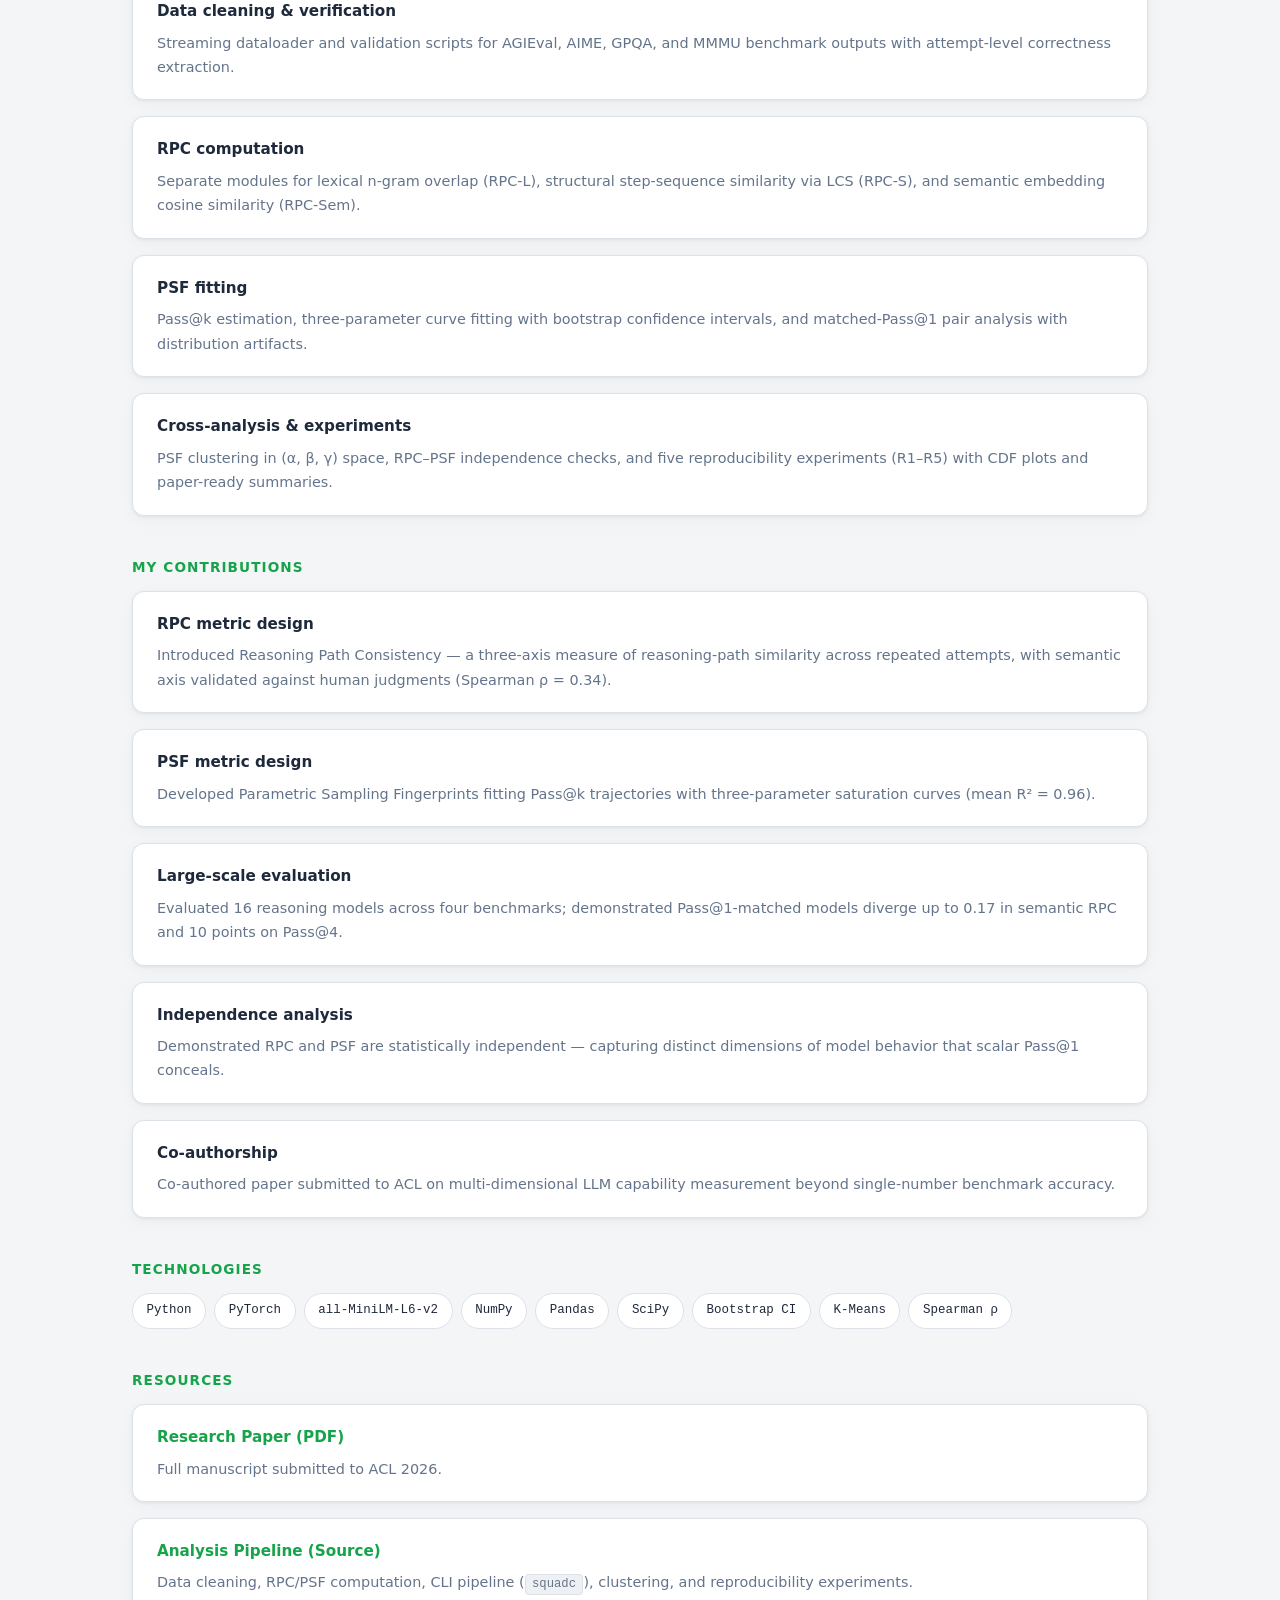
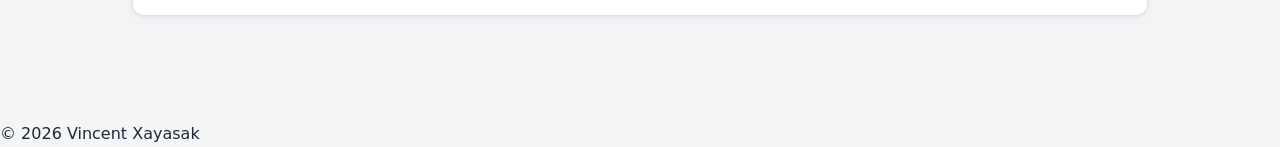
<file: projects/llm-capability.html>
<!DOCTYPE html>
<html lang="en">
<head>
  <meta charset="UTF-8">
  <meta name="viewport" content="width=device-width, initial-scale=1.0">
  <meta name="description" content="LLM Capability Is Not a Scalar — RPC and PSF for multi-dimensional reasoning model evaluation">
  <title>LLM Capability Is Not a Scalar | Vincent Xayasak</title>
  <link rel="stylesheet" href="../css/styles.css">
  <link rel="preconnect" href="https://fonts.googleapis.com">
  <link rel="preconnect" href="https://fonts.gstatic.com" crossorigin>
  <link href="https://fonts.googleapis.com/css2?family=Nunito:wght@400;600;700;800&display=swap" rel="stylesheet">
</head>
<body class="case-page">
  <header class="hud hud--case">
    <a href="../index.html" class="hud-back">← Room</a>
    <span class="hud-title">Vincent Xayasak</span>
    <span id="time-display">00:00</span>
  </header>

  <main class="case-study-main case-paper">

    <header class="case-study-header">
      <div class="project-card-meta">
        <span class="badge badge--research">Research</span>
        <span class="badge badge--submission">ACL 2026</span>
      </div>
      <h1>LLM Capability Is Not a Scalar</h1>
      <p class="case-study-subtitle">
        Measuring the Shape of Reasoning-Model Behavior with Path Consistency and Sampling Fingerprints ·
        <strong>UC Davis</strong> · January – May 2026
      </p>
    </header>

    <div class="resource-bar">
      <a href="../research/12548_LLM_Capability_Is_Not_a_%20(1).pdf" target="_blank" rel="noopener">📄 Paper (PDF)</a>
      <a href="../LLM_Capability_Is_Not_a%20Scalar_Software/README.md" target="_blank" rel="noopener">💻 Analysis Pipeline</a>
    </div>

    <!-- Impact -->
    <section class="case-section">
      <h2>At a Glance</h2>
      <div class="impact-grid">
        <div class="impact-card">
          <div class="impact-value">16</div>
          <div class="impact-label">Reasoning models evaluated across 4 benchmarks (k = 4 attempts each)</div>
        </div>
        <div class="impact-card">
          <div class="impact-value">0.17</div>
          <div class="impact-label">Max semantic RPC gap between Pass@1-matched models</div>
        </div>
        <div class="impact-card">
          <div class="impact-value">R²=0.96</div>
          <div class="impact-label">Mean PSF curve fit quality across non-degenerate model–benchmark pairs</div>
        </div>
      </div>
    </section>

    <!-- Problem -->
    <section class="case-section">
      <h2>Problem</h2>
      <p>
        Reasoning models are compared almost entirely by a single number — Pass@1 accuracy on a benchmark.
        But this scalar is a lossy projection: two models tied on Pass@1 can behave entirely differently
        underneath.
      </p>
      <p>
        On a law-reasoning benchmark, Claude-4.5-Sonnet and Gemini-2.5-Pro differ by less than half a
        percentage point on Pass@1 — yet their reasoning-path consistency differs by 0.17 on a 0–1 scale.
        On mathematics, GPT-OSS-120B and GPT-5-mini are likewise tied on Pass@1, but by the fourth attempt
        their accuracies differ by more than ten points. The scalar says they are equal; the behavior says they are not.
      </p>
      <p>
        <strong>Capability is not a scalar — it has a shape.</strong> We introduce two complementary instruments
        to measure that shape.
      </p>
    </section>

    <!-- RPC -->
    <section class="case-section">
      <h2>Reasoning Path Consistency (RPC)</h2>
      <p>
        Given a model's four reasoning traces on the same problem, RPC measures how similar those paths are
        across three complementary axes:
      </p>

      <ul class="contribution-list" style="margin-top: 1rem;">
        <li>
          <strong>RPC-L (lexical)</strong>
          <p>Token n-gram overlap (n = 3) capturing surface-level phrasing reuse across attempts.</p>
        </li>
        <li>
          <strong>RPC-S (structural)</strong>
          <p>Similarity of step-type sequences (reasoning, tool call, observation) — whether the model organizes its solution the same way.</p>
        </li>
        <li>
          <strong>RPC-Sem (semantic)</strong>
          <p>Mean pairwise cosine similarity of sentence embeddings (all-MiniLM-L6-v2). Primary axis, validated against human judgments (Spearman ρ = 0.34, n = 50, p = 0.017).</p>
        </li>
      </ul>
    </section>

    <!-- PSF -->
    <section class="case-section">
      <h2>Parametric Sampling Fingerprints (PSF)</h2>
      <p>
        PSF fits a three-parameter saturation curve to each model's empirical Pass@k trajectory (k = 1…4):
      </p>

      <div class="formula-block">
        Pass@k = α + (β − α) · (1 − e<sup>−γ(k−1)</sup>)
      </div>

      <div class="stats-table-wrap">
        <table class="stats-table">
          <thead>
            <tr>
              <th>Parameter</th>
              <th>Meaning</th>
            </tr>
          </thead>
          <tbody>
            <tr>
              <td>α</td>
              <td>First-attempt accuracy (Pass@1)</td>
            </tr>
            <tr>
              <td>β</td>
              <td>Saturation ceiling — maximum accuracy approached as k grows</td>
            </tr>
            <tr>
              <td>γ</td>
              <td>Approach rate — how quickly additional samples convert to correct answers</td>
            </tr>
          </tbody>
        </table>
      </div>

      <p style="margin-top: 1rem;">
        The triple (α, β, γ) is a compact fingerprint of sampling behavior, making two models directly
        comparable even when their Pass@1 is identical. Mean R² = 0.96 across non-degenerate fits.
      </p>
    </section>

    <!-- Pipeline -->
    <section class="case-section">
      <h2>Evaluation Pipeline</h2>
      <div class="arch-diagram">
        <div class="arch-flow">
          <div class="arch-node">16 Models ×<br>4 Benchmarks</div>
          <span class="arch-arrow">→</span>
          <div class="arch-node arch-node--accent">k = 4<br>Attempts</div>
          <span class="arch-arrow">→</span>
          <div class="arch-node">Traces +<br>Labels</div>
        </div>
        <div class="arch-flow" style="margin-top: 1rem;">
          <div class="arch-node arch-node--accent">Reasoning<br>Traces</div>
          <span class="arch-arrow">→</span>
          <div class="arch-node arch-node--accent">RPC<br>L · S · Sem</div>
        </div>
        <div class="arch-flow" style="margin-top: 1rem;">
          <div class="arch-node arch-node--accent">Correctness<br>Labels</div>
          <span class="arch-arrow">→</span>
          <div class="arch-node arch-node--accent">PSF<br>α · β · γ</div>
        </div>
        <p class="arch-caption">Two independent instruments from the same repeated-attempt data</p>
      </div>
    </section>

    <!-- Benchmarks -->
    <section class="case-section">
      <h2>Benchmarks</h2>
      <div class="stats-table-wrap">
        <table class="stats-table">
          <thead>
            <tr>
              <th>Domain</th>
              <th>Benchmark</th>
            </tr>
          </thead>
          <tbody>
            <tr>
              <td>Law</td>
              <td>AGIEval LSAT Analytical Reasoning</td>
            </tr>
            <tr>
              <td>Mathematics</td>
              <td>AIME 2025</td>
            </tr>
            <tr>
              <td>Graduate Science</td>
              <td>GPQA Diamond</td>
            </tr>
            <tr>
              <td>Multi-modal</td>
              <td>MMMU (Accounting, Clinical Medicine, Finance)</td>
            </tr>
          </tbody>
        </table>
      </div>
    </section>

    <!-- Key findings -->
    <section class="case-section">
      <h2>Key Findings</h2>
      <ul class="contribution-list">
        <li>
          <strong>Pass@1-matched models diverge in reasoning consistency</strong>
          <p>Semantic RPC gaps up to 0.17 between models with nearly identical first-attempt accuracy — overwhelmingly statistically significant.</p>
        </li>
        <li>
          <strong>Pass@1-matched models diverge in sampling behavior</strong>
          <p>Pass@4 gaps up to 10 percentage points — one model saturates immediately while another keeps improving with more samples.</p>
        </li>
        <li>
          <strong>RPC and PSF are statistically independent</strong>
          <p>|r| ≤ 0.14 between PSF parameters and RPC axes — reasoning consistency and sampling trajectory capture distinct dimensions, not two views of the same signal.</p>
        </li>
        <li>
          <strong>Behavior shape is domain-conditional</strong>
          <p>A model's fingerprint changes across reasoning domains, most strongly in structural organization of its reasoning paths.</p>
        </li>
      </ul>
    </section>

    <!-- Software -->
    <section class="case-section">
      <h2>Analysis Pipeline</h2>
      <p>
        I built a Python analysis pipeline (<code>squadc</code> CLI) that processes multi-attempt benchmark
        outputs end-to-end:
      </p>
      <ul class="contribution-list" style="margin-top: 1rem;">
        <li>
          <strong>Data cleaning &amp; verification</strong>
          <p>Streaming dataloader and validation scripts for AGIEval, AIME, GPQA, and MMMU benchmark outputs with attempt-level correctness extraction.</p>
        </li>
        <li>
          <strong>RPC computation</strong>
          <p>Separate modules for lexical n-gram overlap (RPC-L), structural step-sequence similarity via LCS (RPC-S), and semantic embedding cosine similarity (RPC-Sem).</p>
        </li>
        <li>
          <strong>PSF fitting</strong>
          <p>Pass@k estimation, three-parameter curve fitting with bootstrap confidence intervals, and matched-Pass@1 pair analysis with distribution artifacts.</p>
        </li>
        <li>
          <strong>Cross-analysis &amp; experiments</strong>
          <p>PSF clustering in (α, β, γ) space, RPC–PSF independence checks, and five reproducibility experiments (R1–R5) with CDF plots and paper-ready summaries.</p>
        </li>
      </ul>
    </section>

    <!-- My contributions -->
    <section class="case-section">
      <h2>My Contributions</h2>
      <ul class="contribution-list">
        <li>
          <strong>RPC metric design</strong>
          <p>Introduced Reasoning Path Consistency — a three-axis measure of reasoning-path similarity across repeated attempts, with semantic axis validated against human judgments (Spearman ρ = 0.34).</p>
        </li>
        <li>
          <strong>PSF metric design</strong>
          <p>Developed Parametric Sampling Fingerprints fitting Pass@k trajectories with three-parameter saturation curves (mean R² = 0.96).</p>
        </li>
        <li>
          <strong>Large-scale evaluation</strong>
          <p>Evaluated 16 reasoning models across four benchmarks; demonstrated Pass@1-matched models diverge up to 0.17 in semantic RPC and 10 points on Pass@4.</p>
        </li>
        <li>
          <strong>Independence analysis</strong>
          <p>Demonstrated RPC and PSF are statistically independent — capturing distinct dimensions of model behavior that scalar Pass@1 conceals.</p>
        </li>
        <li>
          <strong>Co-authorship</strong>
          <p>Co-authored paper submitted to ACL on multi-dimensional LLM capability measurement beyond single-number benchmark accuracy.</p>
        </li>
      </ul>
    </section>

    <!-- Technologies -->
    <section class="case-section">
      <h2>Technologies</h2>
      <div class="tech-grid">
        <span class="tech-pill">Python</span>
        <span class="tech-pill">PyTorch</span>
        <span class="tech-pill">all-MiniLM-L6-v2</span>
        <span class="tech-pill">NumPy</span>
        <span class="tech-pill">Pandas</span>
        <span class="tech-pill">SciPy</span>
        <span class="tech-pill">Bootstrap CI</span>
        <span class="tech-pill">K-Means</span>
        <span class="tech-pill">Spearman ρ</span>
      </div>
    </section>

    <!-- Resources -->
    <section class="case-section">
      <h2>Resources</h2>
      <ul class="contribution-list">
        <li>
          <strong><a href="../research/12548_LLM_Capability_Is_Not_a_%20(1).pdf" target="_blank" rel="noopener">Research Paper (PDF)</a></strong>
          <p>Full manuscript submitted to ACL 2026.</p>
        </li>
        <li>
          <strong><a href="../LLM_Capability_Is_Not_a%20Scalar_Software/README.md" target="_blank" rel="noopener">Analysis Pipeline (Source)</a></strong>
          <p>Data cleaning, RPC/PSF computation, CLI pipeline (<code>squadc</code>), clustering, and reproducibility experiments.</p>
        </li>
      </ul>
    </section>
  </main>

  <footer class="hud-bottom">
    <p>&copy; 2026 Vincent Xayasak</p>
  </footer>
  <script src="../js/hud.js"></script>
</body>
</html>
</file>
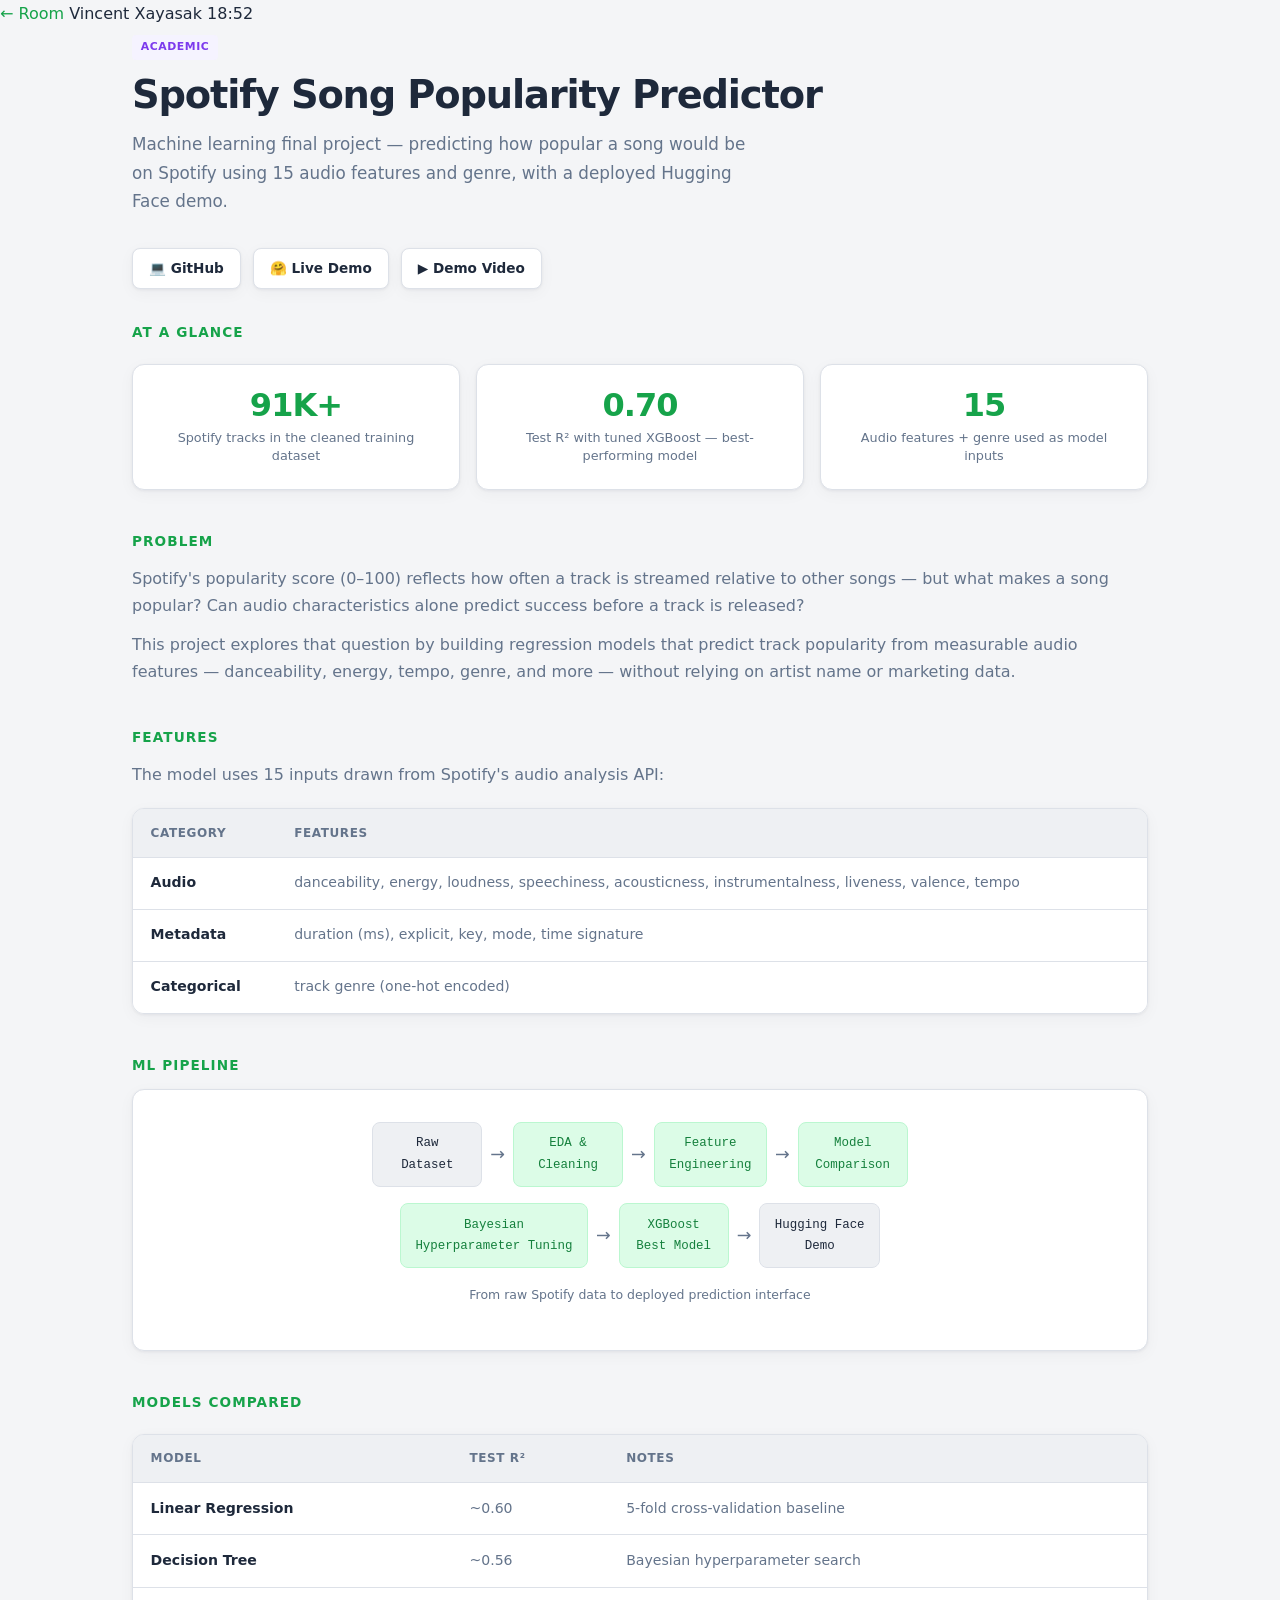
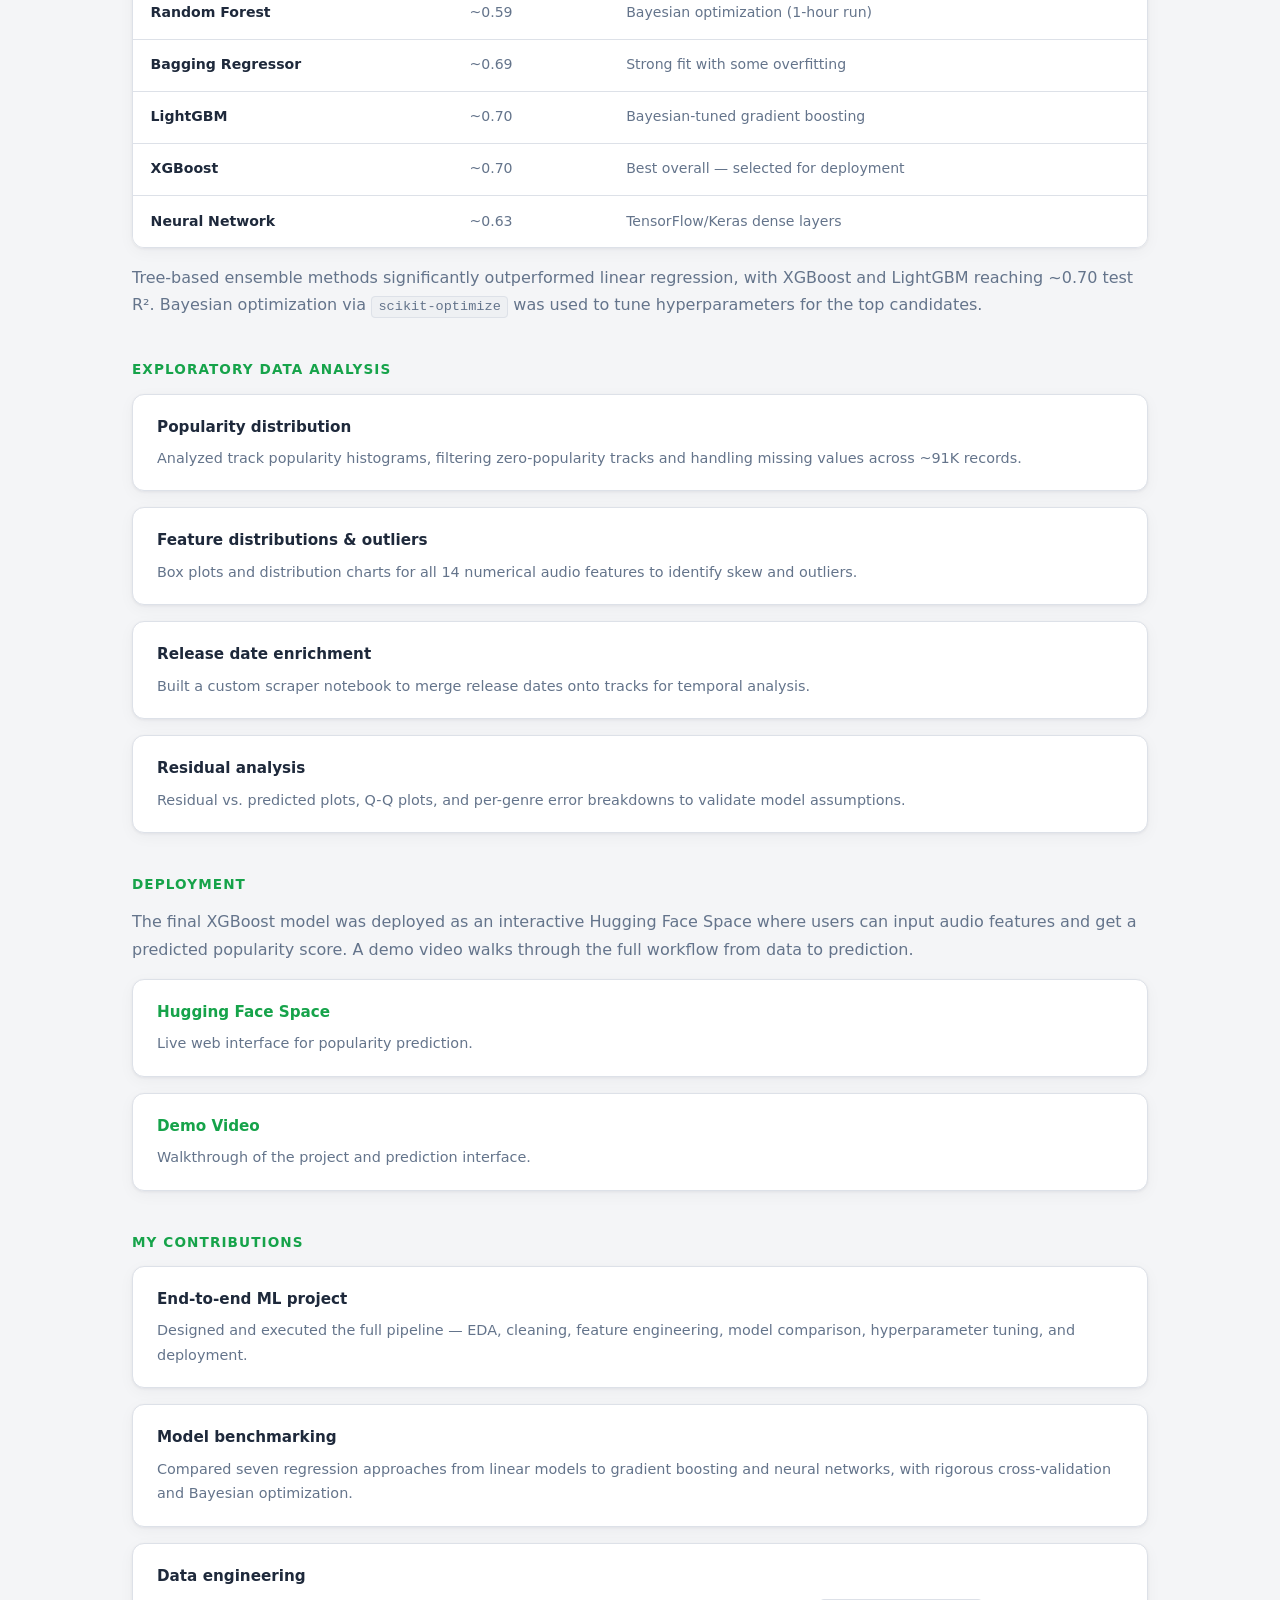
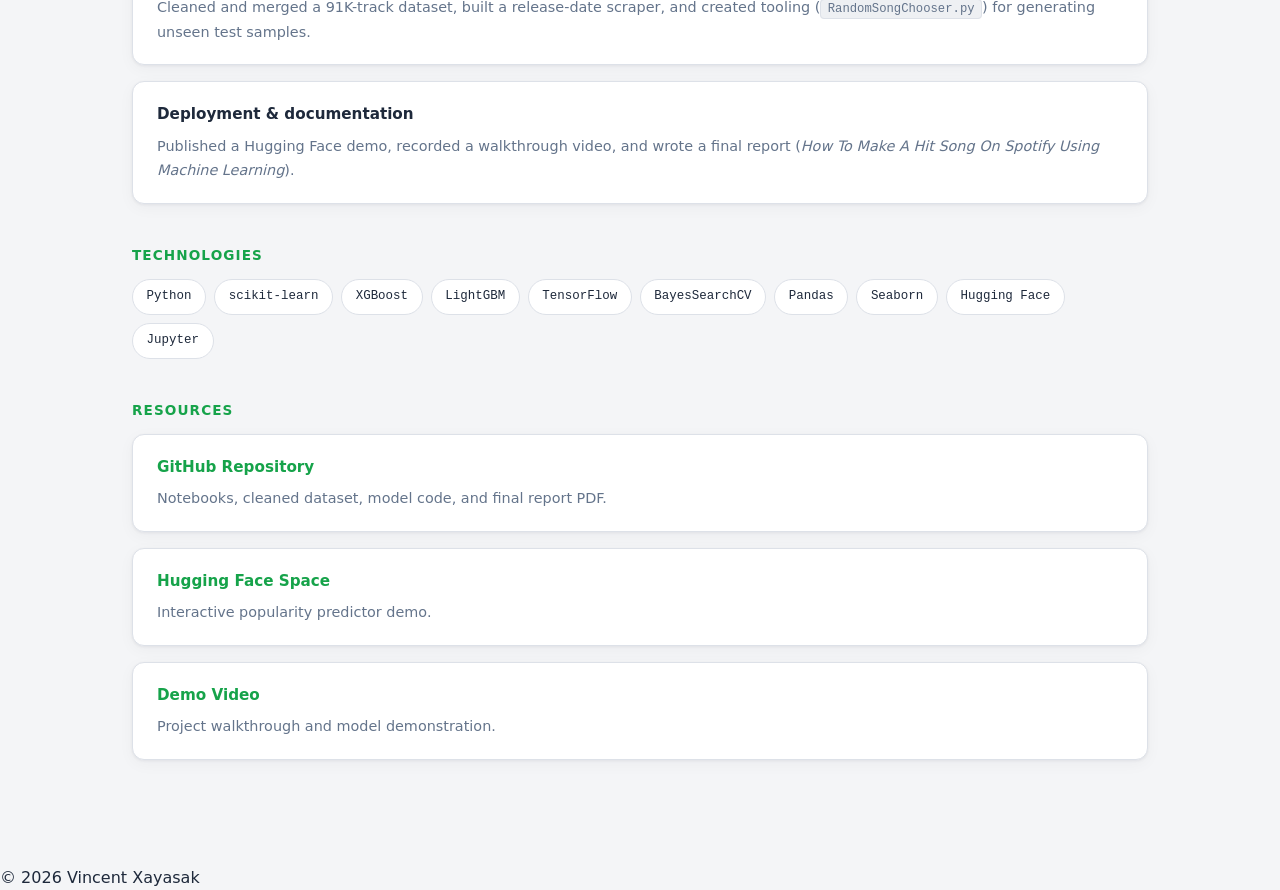
<file: projects/spotify-predictor.html>
<!DOCTYPE html>
<html lang="en">
<head>
  <meta charset="UTF-8">
  <meta name="viewport" content="width=device-width, initial-scale=1.0">
  <meta name="description" content="Spotify Song Popularity Predictor — ML regression project predicting track popularity from audio features">
  <title>Spotify Song Popularity Predictor | Vincent Xayasak</title>
  <link rel="stylesheet" href="../css/styles.css">
  <link rel="preconnect" href="https://fonts.googleapis.com">
  <link rel="preconnect" href="https://fonts.gstatic.com" crossorigin>
  <link href="https://fonts.googleapis.com/css2?family=Nunito:wght@400;600;700;800&display=swap" rel="stylesheet">
</head>
<body class="case-page">
  <header class="hud hud--case">
    <a href="../index.html" class="hud-back">← Room</a>
    <span class="hud-title">Vincent Xayasak</span>
    <span id="time-display">00:00</span>
  </header>

  <main class="case-study-main case-paper">

    <header class="case-study-header">
      <div class="project-card-meta">
        <span class="badge badge--academic">Academic</span>
      </div>
      <h1>Spotify Song Popularity Predictor</h1>
      <p class="case-study-subtitle">
        Machine learning final project — predicting how popular a song would be on Spotify using
        15 audio features and genre, with a deployed Hugging Face demo.
      </p>
    </header>

    <div class="resource-bar">
      <a href="https://github.com/VincentXayasak/Spotify-Song-Popularity-Predictor" target="_blank" rel="noopener">💻 GitHub</a>
      <a href="https://huggingface.co/spaces/vincentxayasak/Spotify_Song_Popularity_Predictor" target="_blank" rel="noopener">🤗 Live Demo</a>
      <a href="https://drive.google.com/file/d/1R9Ig3bgpHp4_LSSE4HgP7MjVzPTzZALD/view?usp=sharing" target="_blank" rel="noopener">▶ Demo Video</a>
    </div>

    <section class="case-section">
      <h2>At a Glance</h2>
      <div class="impact-grid">
        <div class="impact-card">
          <div class="impact-value">91K+</div>
          <div class="impact-label">Spotify tracks in the cleaned training dataset</div>
        </div>
        <div class="impact-card">
          <div class="impact-value">0.70</div>
          <div class="impact-label">Test R² with tuned XGBoost — best-performing model</div>
        </div>
        <div class="impact-card">
          <div class="impact-value">15</div>
          <div class="impact-label">Audio features + genre used as model inputs</div>
        </div>
      </div>
    </section>

    <section class="case-section">
      <h2>Problem</h2>
      <p>
        Spotify's popularity score (0–100) reflects how often a track is streamed relative to
        other songs — but what makes a song popular? Can audio characteristics alone predict
        success before a track is released?
      </p>
      <p>
        This project explores that question by building regression models that predict track
        popularity from measurable audio features — danceability, energy, tempo, genre, and more —
        without relying on artist name or marketing data.
      </p>
    </section>

    <section class="case-section">
      <h2>Features</h2>
      <p>The model uses 15 inputs drawn from Spotify's audio analysis API:</p>
      <div class="stats-table-wrap">
        <table class="stats-table">
          <thead>
            <tr>
              <th>Category</th>
              <th>Features</th>
            </tr>
          </thead>
          <tbody>
            <tr>
              <td>Audio</td>
              <td>danceability, energy, loudness, speechiness, acousticness, instrumentalness, liveness, valence, tempo</td>
            </tr>
            <tr>
              <td>Metadata</td>
              <td>duration (ms), explicit, key, mode, time signature</td>
            </tr>
            <tr>
              <td>Categorical</td>
              <td>track genre (one-hot encoded)</td>
            </tr>
          </tbody>
        </table>
      </div>
    </section>

    <section class="case-section">
      <h2>ML Pipeline</h2>
      <div class="arch-diagram">
        <div class="arch-flow">
          <div class="arch-node">Raw<br>Dataset</div>
          <span class="arch-arrow">→</span>
          <div class="arch-node arch-node--accent">EDA &amp;<br>Cleaning</div>
          <span class="arch-arrow">→</span>
          <div class="arch-node arch-node--accent">Feature<br>Engineering</div>
          <span class="arch-arrow">→</span>
          <div class="arch-node arch-node--accent">Model<br>Comparison</div>
        </div>
        <div class="arch-flow" style="margin-top: 1rem;">
          <div class="arch-node arch-node--accent">Bayesian<br>Hyperparameter Tuning</div>
          <span class="arch-arrow">→</span>
          <div class="arch-node arch-node--accent">XGBoost<br>Best Model</div>
          <span class="arch-arrow">→</span>
          <div class="arch-node">Hugging Face<br>Demo</div>
        </div>
        <p class="arch-caption">From raw Spotify data to deployed prediction interface</p>
      </div>
    </section>

    <section class="case-section">
      <h2>Models Compared</h2>
      <div class="stats-table-wrap">
        <table class="stats-table">
          <thead>
            <tr>
              <th>Model</th>
              <th>Test R²</th>
              <th>Notes</th>
            </tr>
          </thead>
          <tbody>
            <tr>
              <td>Linear Regression</td>
              <td>~0.60</td>
              <td>5-fold cross-validation baseline</td>
            </tr>
            <tr>
              <td>Decision Tree</td>
              <td>~0.56</td>
              <td>Bayesian hyperparameter search</td>
            </tr>
            <tr>
              <td>Random Forest</td>
              <td>~0.59</td>
              <td>Bayesian optimization (1-hour run)</td>
            </tr>
            <tr>
              <td>Bagging Regressor</td>
              <td>~0.69</td>
              <td>Strong fit with some overfitting</td>
            </tr>
            <tr>
              <td>LightGBM</td>
              <td>~0.70</td>
              <td>Bayesian-tuned gradient boosting</td>
            </tr>
            <tr>
              <td>XGBoost</td>
              <td>~0.70</td>
              <td>Best overall — selected for deployment</td>
            </tr>
            <tr>
              <td>Neural Network</td>
              <td>~0.63</td>
              <td>TensorFlow/Keras dense layers</td>
            </tr>
          </tbody>
        </table>
      </div>
      <p style="margin-top: 1rem;">
        Tree-based ensemble methods significantly outperformed linear regression, with XGBoost and
        LightGBM reaching ~0.70 test R². Bayesian optimization via <code>scikit-optimize</code>
        was used to tune hyperparameters for the top candidates.
      </p>
    </section>

    <section class="case-section">
      <h2>Exploratory Data Analysis</h2>
      <ul class="contribution-list">
        <li>
          <strong>Popularity distribution</strong>
          <p>Analyzed track popularity histograms, filtering zero-popularity tracks and handling missing values across ~91K records.</p>
        </li>
        <li>
          <strong>Feature distributions &amp; outliers</strong>
          <p>Box plots and distribution charts for all 14 numerical audio features to identify skew and outliers.</p>
        </li>
        <li>
          <strong>Release date enrichment</strong>
          <p>Built a custom scraper notebook to merge release dates onto tracks for temporal analysis.</p>
        </li>
        <li>
          <strong>Residual analysis</strong>
          <p>Residual vs. predicted plots, Q-Q plots, and per-genre error breakdowns to validate model assumptions.</p>
        </li>
      </ul>
    </section>

    <section class="case-section">
      <h2>Deployment</h2>
      <p>
        The final XGBoost model was deployed as an interactive Hugging Face Space where users
        can input audio features and get a predicted popularity score. A demo video walks through
        the full workflow from data to prediction.
      </p>
      <ul class="contribution-list" style="margin-top: 1rem;">
        <li>
          <strong><a href="https://huggingface.co/spaces/vincentxayasak/Spotify_Song_Popularity_Predictor" target="_blank" rel="noopener">Hugging Face Space</a></strong>
          <p>Live web interface for popularity prediction.</p>
        </li>
        <li>
          <strong><a href="https://drive.google.com/file/d/1R9Ig3bgpHp4_LSSE4HgP7MjVzPTzZALD/view?usp=sharing" target="_blank" rel="noopener">Demo Video</a></strong>
          <p>Walkthrough of the project and prediction interface.</p>
        </li>
      </ul>
    </section>

    <section class="case-section">
      <h2>My Contributions</h2>
      <ul class="contribution-list">
        <li>
          <strong>End-to-end ML project</strong>
          <p>Designed and executed the full pipeline — EDA, cleaning, feature engineering, model comparison, hyperparameter tuning, and deployment.</p>
        </li>
        <li>
          <strong>Model benchmarking</strong>
          <p>Compared seven regression approaches from linear models to gradient boosting and neural networks, with rigorous cross-validation and Bayesian optimization.</p>
        </li>
        <li>
          <strong>Data engineering</strong>
          <p>Cleaned and merged a 91K-track dataset, built a release-date scraper, and created tooling (<code>RandomSongChooser.py</code>) for generating unseen test samples.</p>
        </li>
        <li>
          <strong>Deployment &amp; documentation</strong>
          <p>Published a Hugging Face demo, recorded a walkthrough video, and wrote a final report (<em>How To Make A Hit Song On Spotify Using Machine Learning</em>).</p>
        </li>
      </ul>
    </section>

    <section class="case-section">
      <h2>Technologies</h2>
      <div class="tech-grid">
        <span class="tech-pill">Python</span>
        <span class="tech-pill">scikit-learn</span>
        <span class="tech-pill">XGBoost</span>
        <span class="tech-pill">LightGBM</span>
        <span class="tech-pill">TensorFlow</span>
        <span class="tech-pill">BayesSearchCV</span>
        <span class="tech-pill">Pandas</span>
        <span class="tech-pill">Seaborn</span>
        <span class="tech-pill">Hugging Face</span>
        <span class="tech-pill">Jupyter</span>
      </div>
    </section>

    <section class="case-section">
      <h2>Resources</h2>
      <ul class="contribution-list">
        <li>
          <strong><a href="https://github.com/VincentXayasak/Spotify-Song-Popularity-Predictor" target="_blank" rel="noopener">GitHub Repository</a></strong>
          <p>Notebooks, cleaned dataset, model code, and final report PDF.</p>
        </li>
        <li>
          <strong><a href="https://huggingface.co/spaces/vincentxayasak/Spotify_Song_Popularity_Predictor" target="_blank" rel="noopener">Hugging Face Space</a></strong>
          <p>Interactive popularity predictor demo.</p>
        </li>
        <li>
          <strong><a href="https://drive.google.com/file/d/1R9Ig3bgpHp4_LSSE4HgP7MjVzPTzZALD/view?usp=sharing" target="_blank" rel="noopener">Demo Video</a></strong>
          <p>Project walkthrough and model demonstration.</p>
        </li>
      </ul>
    </section>
  </main>

  <footer class="hud-bottom">
    <p>&copy; 2026 Vincent Xayasak</p>
  </footer>
  <script src="../js/hud.js"></script>
</body>
</html>
</file>
<file: css/styles.css>
/* ── Reset & base ─────────────────────────────────────────── */
*, *::before, *::after { box-sizing: border-box; margin: 0; padding: 0; }

:root {
  --bg:           #f4f5f7;
  --surface:      #ffffff;
  --surface-alt:  #eef0f3;
  --border:       #dde1e8;
  --text:         #1e293b;
  --muted:        #64748b;
  --accent:       #16a34a;
  --accent-hover: #15803d;
  --accent-light: #dcfce7;
  --accent-dim:   #bbf7d0;
  --amber:        #d97706;
  --red:          #dc2626;
  --purple:       #7c3aed;
  --radius:       12px;
  --radius-sm:    8px;
  --max-w:        1080px;
  --font:         'Plus Jakarta Sans', system-ui, sans-serif;
  --mono:         'JetBrains Mono', monospace;
  --shadow:       0 1px 3px rgba(15, 23, 42, 0.06), 0 4px 16px rgba(15, 23, 42, 0.04);
  --shadow-hover: 0 4px 12px rgba(15, 23, 42, 0.08), 0 8px 24px rgba(15, 23, 42, 0.06);
}

html { scroll-behavior: smooth; }

body {
  font-family: var(--font);
  background: var(--bg);
  color: var(--text);
  line-height: 1.7;
  font-size: 16px;
}

a { color: var(--accent); text-decoration: none; }
a:hover { color: var(--accent-hover); }

img { max-width: 100%; display: block; }

/* ── Header / Nav ─────────────────────────────────────────── */
.site-header {
  position: sticky;
  top: 0;
  z-index: 100;
  background: rgba(255, 255, 255, 0.92);
  backdrop-filter: blur(12px);
  border-bottom: 1px solid var(--border);
}

.nav {
  max-width: var(--max-w);
  margin: 0 auto;
  padding: 1rem 2rem;
  display: flex;
  align-items: center;
  justify-content: space-between;
  position: relative;
}

.nav-logo {
  font-weight: 800;
  font-size: 1.15rem;
  color: var(--accent);
  letter-spacing: -0.03em;
}
.nav-logo:hover { color: var(--accent-hover); text-decoration: none; }

.nav-links {
  list-style: none;
  display: flex;
  gap: 2rem;
}

.nav-links a {
  color: var(--muted);
  font-size: 0.9rem;
  font-weight: 600;
  transition: color 0.15s;
}
.nav-links a:hover { color: var(--accent); text-decoration: none; }

.nav-toggle {
  display: none;
  background: none;
  border: none;
  cursor: pointer;
  padding: 0.25rem;
  color: var(--text);
}

/* ── Layout ───────────────────────────────────────────────── */
main { overflow-x: hidden; }

.section {
  max-width: var(--max-w);
  margin: 0 auto;
  padding: 5rem 2rem;
}

.section-title {
  font-size: 1.75rem;
  font-weight: 800;
  letter-spacing: -0.03em;
  margin-bottom: 0.5rem;
  color: var(--text);
}

.section-intro {
  color: var(--muted);
  margin-bottom: 2.5rem;
  max-width: 55ch;
  font-size: 1.05rem;
}

.site-footer {
  border-top: 1px solid var(--border);
  padding: 2rem;
  text-align: center;
  color: var(--muted);
  font-size: 0.85rem;
  background: var(--surface);
}

/* ── Hero ─────────────────────────────────────────────────── */
.hero {
  min-height: calc(100vh - 65px);
  display: flex;
  align-items: center;
  max-width: var(--max-w);
  margin: 0 auto;
  padding: 4rem 2rem;
}

.hero-content { max-width: 640px; }

.hero-greeting {
  font-size: clamp(2.5rem, 6vw, 3.75rem);
  font-weight: 800;
  letter-spacing: -0.04em;
  line-height: 1.1;
  color: var(--text);
}

.hero-greeting .accent { color: var(--accent); }

.hero-role {
  font-size: clamp(1.1rem, 2.5vw, 1.35rem);
  color: var(--muted);
  margin-top: 1rem;
  font-weight: 500;
}

.hero-cta {
  display: inline-flex;
  align-items: center;
  gap: 0.5rem;
  margin-top: 2.5rem;
  padding: 0.85rem 1.75rem;
  background: var(--accent);
  color: #fff;
  font-weight: 700;
  font-size: 0.95rem;
  border-radius: var(--radius-sm);
  transition: background 0.15s, transform 0.15s, box-shadow 0.15s;
  box-shadow: 0 2px 8px rgba(22, 163, 74, 0.25);
}

.hero-cta:hover {
  background: var(--accent-hover);
  color: #fff;
  text-decoration: none;
  transform: translateY(-1px);
  box-shadow: 0 4px 14px rgba(22, 163, 74, 0.3);
}

.hero-cta svg {
  width: 18px;
  height: 18px;
  transition: transform 0.15s;
}

.hero-cta:hover svg { transform: translateX(3px); }

.hero-social {
  display: flex;
  gap: 1.25rem;
  margin-top: 2rem;
}

.hero-social a {
  color: var(--muted);
  font-size: 0.9rem;
  font-weight: 600;
}
.hero-social a:hover { color: var(--accent); text-decoration: none; }

/* ── About ────────────────────────────────────────────────── */
.about { background: var(--surface); }

.about-grid {
  display: grid;
  grid-template-columns: 1fr 1fr;
  gap: 3rem;
  align-items: start;
}

.about-text p {
  color: var(--muted);
  margin-bottom: 1rem;
  font-size: 1.05rem;
}

.skills-title {
  font-size: 0.8rem;
  font-weight: 700;
  text-transform: uppercase;
  letter-spacing: 0.08em;
  color: var(--muted);
  margin-bottom: 1rem;
}

.skills-grid {
  display: flex;
  flex-wrap: wrap;
  gap: 0.6rem;
}

.skill-pill {
  padding: 0.5rem 1rem;
  background: var(--accent-light);
  color: var(--accent-hover);
  border: 1px solid var(--accent-dim);
  border-radius: 999px;
  font-size: 0.82rem;
  font-weight: 600;
}

/* ── Projects grid ────────────────────────────────────────── */
.projects-section { background: var(--bg); }

.project-grid {
  display: grid;
  grid-template-columns: repeat(2, 1fr);
  gap: 1.75rem;
}

.project-card {
  background: var(--surface);
  border: 1px solid var(--border);
  border-radius: var(--radius);
  overflow: hidden;
  box-shadow: var(--shadow);
  transition: transform 0.2s, box-shadow 0.2s;
  display: flex;
  flex-direction: column;
}

.project-card:not(.project-card--coming-soon):hover {
  transform: translateY(-3px);
  box-shadow: var(--shadow-hover);
}

.project-card--coming-soon { opacity: 0.55; }

.project-card-thumb {
  height: 140px;
  width: 100%;
  flex-shrink: 0;
  display: flex;
  flex-direction: column;
  align-items: center;
  justify-content: center;
  gap: 0.5rem;
  font-size: 2.5rem;
  font-weight: 800;
  letter-spacing: -0.03em;
  color: #ffffff;
  background-color: #16a34a;
  background-image: linear-gradient(135deg, #166534 0%, #16a34a 100%);
}

.project-card-thumb--industry  { background-color: #166534; background-image: linear-gradient(135deg, #166534, #22c55e); }
.project-card-thumb--research  { background-color: #14532d; background-image: linear-gradient(135deg, #14532d, #4ade80); }
.project-card-thumb--hackathon { background-color: #92400e; background-image: linear-gradient(135deg, #92400e, #fbbf24); }
.project-card-thumb--academic  { background-color: #5b21b6; background-image: linear-gradient(135deg, #5b21b6, #a78bfa); }
.project-card-thumb--applied   { background-color: #166534; background-image: linear-gradient(135deg, #166534, #16a34a); }

.thumb-icon {
  width: 48px;
  height: 48px;
  flex-shrink: 0;
  color: #ffffff;
}

.thumb-label {
  font-size: 0.85rem;
  font-weight: 700;
  letter-spacing: 0.06em;
  text-transform: uppercase;
  color: #ffffff;
}

.project-card-body {
  padding: 1.5rem;
  flex: 1;
  display: flex;
  flex-direction: column;
}

.project-card-meta {
  display: flex;
  flex-wrap: wrap;
  gap: 0.4rem;
  margin-bottom: 0.6rem;
}

.badge {
  font-size: 0.68rem;
  font-weight: 700;
  text-transform: uppercase;
  letter-spacing: 0.05em;
  padding: 0.2rem 0.55rem;
  border-radius: 4px;
}

.badge--industry     { background: var(--accent-light); color: var(--accent-hover); }
.badge--research     { background: #ecfdf5; color: #047857; }
.badge--hackathon    { background: #fffbeb; color: var(--amber); }
.badge--academic     { background: #f5f3ff; color: var(--purple); }
.badge--confidential { background: #fef2f2; color: var(--red); }
.badge--submission   { background: #f5f3ff; color: var(--purple); }
.badge--applied     { background: #dcfce7; color: #15803d; }

.project-card h3 {
  font-size: 1.15rem;
  font-weight: 700;
  letter-spacing: -0.02em;
  margin-bottom: 0.5rem;
}

.project-card-desc {
  color: var(--muted);
  font-size: 0.92rem;
  flex: 1;
  margin-bottom: 1rem;
}

.tag-list {
  list-style: none;
  display: flex;
  flex-wrap: wrap;
  gap: 0.35rem;
  margin-bottom: 1.25rem;
}

.tag-list li {
  font-family: var(--mono);
  font-size: 0.7rem;
  padding: 0.2rem 0.5rem;
  background: var(--surface-alt);
  border-radius: 4px;
  color: var(--muted);
}

.project-card-actions {
  display: flex;
  flex-wrap: wrap;
  gap: 0.75rem;
  margin-top: auto;
}

.btn {
  display: inline-flex;
  align-items: center;
  gap: 0.35rem;
  padding: 0.5rem 1rem;
  font-size: 0.85rem;
  font-weight: 700;
  border-radius: var(--radius-sm);
  transition: background 0.15s, color 0.15s, border-color 0.15s;
}

.btn--primary {
  background: var(--accent);
  color: #fff;
  border: 2px solid var(--accent);
}
.btn--primary:hover {
  background: var(--accent-hover);
  border-color: var(--accent-hover);
  color: #fff;
  text-decoration: none;
}

.btn--outline {
  background: transparent;
  color: var(--accent);
  border: 2px solid var(--accent-dim);
}
.btn--outline:hover {
  background: var(--accent-light);
  color: var(--accent-hover);
  text-decoration: none;
}

/* ── Contact ──────────────────────────────────────────────── */
.contact { background: var(--surface); text-align: center; }

.contact .section-title { margin-bottom: 0.75rem; }

.contact-text {
  color: var(--muted);
  font-size: 1.05rem;
  max-width: 42ch;
  margin: 0 auto 1.75rem;
}

.contact-links {
  display: flex;
  justify-content: center;
  flex-wrap: wrap;
  gap: 1.5rem;
}

.contact-links a {
  font-weight: 700;
  font-size: 1rem;
  padding: 0.6rem 1.25rem;
  border: 2px solid var(--border);
  border-radius: var(--radius-sm);
  color: var(--text);
  transition: border-color 0.15s, color 0.15s;
}

.contact-links a:hover {
  border-color: var(--accent);
  color: var(--accent);
  text-decoration: none;
}

/* ── Case study pages ─────────────────────────────────────── */
.case-study-main {
  max-width: var(--max-w);
  margin: 0 auto;
  padding: 0 2rem 4rem;
}

.back-link {
  display: inline-flex;
  align-items: center;
  gap: 0.35rem;
  font-size: 0.88rem;
  font-weight: 600;
  color: var(--muted);
  margin-bottom: 2rem;
  padding-top: 2rem;
}
.back-link:hover { color: var(--accent); text-decoration: none; }

.case-study-header { padding-top: 0.5rem; margin-bottom: 2rem; }

.case-study-header h1 {
  font-size: clamp(1.75rem, 4vw, 2.4rem);
  font-weight: 800;
  letter-spacing: -0.03em;
  margin: 0.75rem 0;
  line-height: 1.2;
}

.case-study-subtitle {
  color: var(--muted);
  font-size: 1.05rem;
  max-width: 58ch;
}

.confidential-notice {
  display: flex;
  gap: 0.75rem;
  align-items: flex-start;
  background: #fef2f2;
  border: 1px solid #fecaca;
  border-radius: var(--radius);
  padding: 1rem 1.25rem;
  margin: 1.5rem 0 2.5rem;
  font-size: 0.9rem;
  color: var(--muted);
}

.confidential-notice strong { color: var(--red); }

.case-section { margin-bottom: 2.5rem; }

.case-section h2 {
  font-size: 0.85rem;
  text-transform: uppercase;
  letter-spacing: 0.08em;
  color: var(--accent);
  font-weight: 700;
  margin-bottom: 0.75rem;
}

.case-section p { color: var(--muted); margin-bottom: 0.75rem; }

.impact-grid {
  display: grid;
  grid-template-columns: repeat(auto-fit, minmax(180px, 1fr));
  gap: 1rem;
  margin: 1.25rem 0;
}

.impact-card {
  background: var(--surface);
  border: 1px solid var(--border);
  border-radius: var(--radius);
  padding: 1.5rem 1.25rem;
  text-align: center;
  box-shadow: var(--shadow);
}

.impact-value {
  font-size: 2rem;
  font-weight: 800;
  color: var(--accent);
  letter-spacing: -0.03em;
  line-height: 1;
}

.impact-label {
  font-size: 0.8rem;
  color: var(--muted);
  margin-top: 0.5rem;
  line-height: 1.4;
}

.contribution-list {
  list-style: none;
  display: flex;
  flex-direction: column;
  gap: 1rem;
}

.contribution-list li {
  background: var(--surface);
  border: 1px solid var(--border);
  border-radius: var(--radius);
  padding: 1.25rem 1.5rem;
  box-shadow: var(--shadow);
}

.contribution-list strong {
  display: block;
  font-size: 0.95rem;
  margin-bottom: 0.35rem;
  color: var(--text);
}

.contribution-list p {
  font-size: 0.9rem;
  color: var(--muted);
  margin: 0;
}

.contribution-list a { font-weight: 600; }

/* Architecture diagram */
.arch-diagram {
  background: var(--surface);
  border: 1px solid var(--border);
  border-radius: var(--radius);
  padding: 2rem 1.5rem;
  overflow-x: auto;
  box-shadow: var(--shadow);
}

.arch-flow {
  display: flex;
  align-items: center;
  justify-content: center;
  flex-wrap: wrap;
  gap: 0.5rem;
  min-width: 480px;
}

.arch-node {
  background: var(--surface-alt);
  border: 1px solid var(--border);
  border-radius: var(--radius-sm);
  padding: 0.65rem 0.9rem;
  font-size: 0.78rem;
  font-family: var(--mono);
  text-align: center;
  min-width: 110px;
  color: var(--text);
}

.arch-node--accent {
  border-color: var(--accent-dim);
  background: var(--accent-light);
  color: var(--accent-hover);
}

.arch-arrow {
  color: var(--muted);
  font-size: 1.1rem;
  flex-shrink: 0;
}

.arch-caption {
  text-align: center;
  font-size: 0.78rem;
  color: var(--muted);
  margin-top: 1rem;
}

.tech-grid {
  display: flex;
  flex-wrap: wrap;
  gap: 0.5rem;
}

.tech-pill {
  font-family: var(--mono);
  font-size: 0.78rem;
  padding: 0.4rem 0.85rem;
  background: var(--surface);
  border: 1px solid var(--border);
  border-radius: 999px;
  color: var(--text);
}

.resource-bar {
  display: flex;
  flex-wrap: wrap;
  gap: 0.75rem;
  margin-bottom: 2rem;
}

.resource-bar a {
  font-size: 0.85rem;
  font-weight: 600;
  padding: 0.5rem 1rem;
  background: var(--surface);
  border: 1px solid var(--border);
  border-radius: var(--radius-sm);
  color: var(--text);
  text-decoration: none;
  transition: border-color 0.15s, background 0.15s;
  box-shadow: var(--shadow);
}

.resource-bar a:hover {
  border-color: var(--accent);
  background: var(--accent-light);
  color: var(--accent-hover);
  text-decoration: none;
}

.stats-table-wrap {
  overflow-x: auto;
  margin-top: 1.25rem;
  border-radius: var(--radius);
  border: 1px solid var(--border);
  box-shadow: var(--shadow);
}

.stats-table {
  width: 100%;
  border-collapse: collapse;
  font-size: 0.88rem;
}

.stats-table th,
.stats-table td {
  padding: 0.85rem 1.1rem;
  text-align: left;
  border-bottom: 1px solid var(--border);
}

.stats-table tr:last-child td { border-bottom: none; }

.stats-table th {
  background: var(--surface-alt);
  color: var(--muted);
  font-weight: 700;
  font-size: 0.75rem;
  text-transform: uppercase;
  letter-spacing: 0.05em;
}

.stats-table td { color: var(--muted); background: var(--surface); }

.stats-table td:first-child {
  color: var(--text);
  font-weight: 600;
  white-space: nowrap;
}

.formula-block {
  font-family: var(--mono);
  font-size: 0.95rem;
  text-align: center;
  padding: 1.25rem;
  margin: 1.25rem 0;
  background: var(--accent-light);
  border: 1px solid var(--accent-dim);
  border-radius: var(--radius);
  color: var(--accent-hover);
}

.case-section code {
  font-family: var(--mono);
  font-size: 0.85em;
  padding: 0.15rem 0.4rem;
  background: var(--surface-alt);
  border: 1px solid var(--border);
  border-radius: 4px;
}

/* ── Responsive ───────────────────────────────────────────── */
@media (max-width: 768px) {
  .nav { padding: 1rem 1.25rem; }

  .nav-toggle {
    display: block;
  }

  .nav-links {
    display: none;
    position: absolute;
    top: 100%;
    left: 0;
    right: 0;
    flex-direction: column;
    gap: 0;
    background: var(--surface);
    border-bottom: 1px solid var(--border);
    padding: 0.5rem 0;
    box-shadow: var(--shadow);
  }

  .nav-links.is-open { display: flex; }

  .nav-links li a {
    display: block;
    padding: 0.85rem 1.25rem;
  }

  .section { padding: 3.5rem 1.25rem; }
  .hero { padding: 3rem 1.25rem; min-height: auto; }

  .about-grid { grid-template-columns: 1fr; gap: 2rem; }
  .project-grid { grid-template-columns: 1fr; }

  .arch-flow { min-width: unset; flex-direction: column; }
  .arch-arrow { transform: rotate(90deg); }

  .case-study-main { padding: 0 1.25rem 3rem; }
}
</file>
<file: room/styles.css>
/* ═══════════════════════════════════════
   COZY ILLUSTRATED ROOM — full viewport
   ═══════════════════════════════════════ */

*, *::before, *::after { box-sizing: border-box; margin: 0; padding: 0; }

:root {
  --ink: #2a1f18;
  --cream: #ebe3d0;
  --cream-screen: #f8f2e4;
  --wood-1: #6b3e28;
  --wood-2: #8b5a38;
  --wood-3: #4a2a18;
  --crt: #a8a8b0;
  --outline: 2.5px solid var(--ink);
  --sketch-shadow: 3px 4px 0 rgba(42, 31, 24, 0.22);
  --room-tint: 0deg;
  --depth-shadow: 0 10px 24px rgba(42, 31, 24, 0.22);
}

@property --room-tint {
  syntax: '<angle>';
  inherits: true;
  initial-value: 0deg;
}

html, body {
  height: 100%;
  overflow: hidden;
  font-family: 'Nunito', system-ui, sans-serif;
  background: var(--ink);
  color: var(--ink);
}

body { animation: roomHue 30s ease-in-out infinite; }

@keyframes roomHue {
  0%, 100% { --room-tint: 0deg; }
  33%       { --room-tint: 18deg; }
  66%       { --room-tint: -15deg; }
}

.svg-filters { position: absolute; width: 0; height: 0; }

/* ── Wood texture mixin via class ── */
.wood {
  background-color: var(--wood-1);
  background-image:
    repeating-radial-gradient(ellipse 80px 40px at 15% 40%, rgba(0,0,0,0.12) 0 2px, transparent 2px 18px),
    repeating-radial-gradient(ellipse 60px 50px at 75% 25%, rgba(255,255,255,0.06) 0 1px, transparent 1px 14px),
    repeating-radial-gradient(ellipse 90px 35px at 50% 80%, rgba(0,0,0,0.1) 0 2px, transparent 2px 20px),
    linear-gradient(175deg, var(--wood-2) 0%, var(--wood-1) 35%, var(--wood-3) 70%, var(--wood-2) 100%);
}

.sketchy {
  border: var(--outline);
  box-shadow: var(--sketch-shadow);
  border-radius: 4px 6px 5px 7px;
}

/* ── Illustrated icons (CSS) ── */
.si-folder, .si-brush, .si-code, .si-gear, .si-doc {
  display: inline-block;
  width: 1em;
  height: 1em;
  border: 2.5px solid var(--ink);
  border-radius: 4px;
  position: relative;
  flex-shrink: 0;
}

.si-folder { background: #e8c84a; }
.si-folder::after {
  content: '';
  position: absolute;
  top: -5px; left: 3px;
  width: 45%; height: 6px;
  background: #d4b040;
  border: 2px solid var(--ink);
  border-radius: 2px 2px 0 0;
}

.si-brush { background: #c87840; border-radius: 3px; }
.si-brush::before {
  content: '';
  position: absolute;
  bottom: 2px; left: 50%;
  transform: translateX(-50%);
  width: 4px; height: 55%;
  background: #5a3a20;
  border: 1.5px solid var(--ink);
  border-radius: 1px;
}
.si-brush::after {
  content: '';
  position: absolute;
  top: 3px; left: 50%;
  transform: translateX(-50%);
  width: 8px; height: 8px;
  background: #888;
  border: 1.5px solid var(--ink);
  border-radius: 50% 50% 2px 2px;
}

.si-code {
  background: #6a9ad4;
  font-size: 0.55em;
  font-weight: 800;
  display: inline-flex;
  align-items: center;
  justify-content: center;
  font-style: normal;
}
.si-code::before { content: '</>'; }

.si-gear { background: #aaa; border-radius: 50%; }
.si-gear::before {
  content: '⚙';
  position: absolute;
  inset: 0;
  display: flex;
  align-items: center;
  justify-content: center;
  font-size: 0.7em;
}

.si-doc, .shelf-icon.si-doc { background: #eee; }
.si-doc::after {
  content: '';
  position: absolute;
  top: 4px; left: 4px; right: 4px;
  height: 2px;
  background: var(--ink);
  box-shadow: 0 4px 0 var(--ink), 0 8px 0 var(--ink);
}

.si-folder.big, .si-brush.big, .si-code.big, .si-gear.big {
  width: 42px; height: 42px; font-size: 14px;
}

/* ── Scene ── */
.scene {
  width: 100vw;
  height: 100vh;
  overflow: hidden;
}

/* ── Room shell ── */
.room {
  position: relative;
  width: 100vw;
  height: 100vh;
}

.wall {
  position: absolute;
  top: 0;
  left: 0;
  right: 0;
  height: 64%;
  background:
    linear-gradient(180deg, #d8d0bc 0%, var(--cream) 28%, #e8e0cc 100%),
    radial-gradient(ellipse 80% 60% at 50% 30%, rgba(255, 248, 230, 0.5), transparent 70%);
  filter: hue-rotate(var(--room-tint));
}

.floor {
  position: absolute;
  bottom: 0;
  left: -8%;
  right: -8%;
  height: 42%;
  z-index: 1;
  background:
    linear-gradient(180deg, rgba(42, 31, 24, 0.18) 0%, transparent 22%),
    repeating-linear-gradient(
      92deg,
      var(--wood-3) 0px,
      var(--wood-3) 3px,
      var(--wood-1) 3px,
      var(--wood-1) 58px,
      var(--wood-2) 58px,
      var(--wood-2) 61px,
      var(--wood-1) 61px,
      var(--wood-1) 116px
    ),
    linear-gradient(180deg, #7a4e32 0%, var(--wood-1) 45%, var(--wood-3) 100%);
  clip-path: polygon(4% 28%, 96% 14%, 100% 100%, 0% 100%);
  box-shadow: inset 0 24px 40px rgba(0, 0, 0, 0.12);
}

.room-vignette {
  position: absolute;
  inset: 0;
  z-index: 4;
  pointer-events: none;
  background:
    linear-gradient(90deg, rgba(42, 31, 24, 0.14) 0%, transparent 14%, transparent 86%, rgba(42, 31, 24, 0.14) 100%),
    linear-gradient(180deg, rgba(42, 31, 24, 0.08) 0%, transparent 18%, transparent 72%, rgba(42, 31, 24, 0.16) 100%);
}

.color-wash {
  position: absolute;
  inset: 0;
  z-index: 1;
  pointer-events: none;
  mix-blend-mode: soft-light;
  opacity: 0.28;
  animation: wash 26s ease-in-out infinite;
}

@keyframes wash {
  0%, 100% { background: #ffdcb0; }
  50%      { background: #c0d8f8; }
}

.monitor-light {
  position: absolute;
  top: 18%;
  left: 28%;
  width: 44%;
  height: 55%;
  background: radial-gradient(ellipse, rgba(255, 240, 200, 0.35) 0%, transparent 70%);
  pointer-events: none;
  z-index: 2;
  animation: glowPulse 4s ease-in-out infinite;
}

@keyframes glowPulse {
  0%, 100% { opacity: 0.6; }
  50%      { opacity: 1; }
}

.ivy-svg {
  position: absolute;
  left: 0;
  top: 0;
  height: 75%;
  width: auto;
  z-index: 3;
  pointer-events: none;
  opacity: 0.9;
}

/* ── Layout: desk dominates lower half ── */
.room-layout {
  position: relative;
  z-index: 5;
  display: grid;
  grid-template-columns: minmax(100px, 13vw) 1fr minmax(120px, 16vw);
  grid-template-rows: 100vh;
  height: 100vh;
  padding: 1.5vh 2vw 0;
  column-gap: 1.2vw;
}

.zone { position: relative; height: 100%; }

.zone-left {
  display: flex;
  flex-direction: column;
  gap: 1vh;
  padding-top: 0.5vh;
  min-height: 0;
}

.zone-center {
  display: flex;
  flex-direction: column;
  align-items: center;
  justify-content: flex-end;
  padding-bottom: 0;
  min-height: 0;
}

.zone-right {
  display: flex;
  flex-direction: column;
  justify-content: space-between;
  padding-top: 0.5vh;
  padding-bottom: 1vh;
}

/* ── Corkboard ── */
.corkboard {
  position: relative;
  width: 100%;
  flex: 0 0 auto;
  height: min(36vh, 320px);
  filter: drop-shadow(0 8px 16px rgba(42, 31, 24, 0.2));
}

.cork-wood-frame {
  position: absolute;
  inset: 0;
  background: var(--wood-1);
  background-image: linear-gradient(135deg, var(--wood-3) 0%, var(--wood-2) 45%, var(--wood-3) 100%);
  border-radius: 4px 5px 3px 6px;
  box-shadow: inset 0 2px 0 rgba(255, 255, 255, 0.12);
}

.corkboard::after {
  content: '';
  position: absolute;
  top: 10px;
  bottom: 10px;
  right: -7px;
  width: 8px;
  background: linear-gradient(90deg, var(--wood-2), var(--wood-3));
  border: 2px solid var(--ink);
  border-left: none;
  border-radius: 0 4px 4px 0;
  box-shadow: 2px 3px 6px rgba(42, 31, 24, 0.2);
}

.cork-surface {
  position: absolute;
  inset: 8px;
  background: #c49a6c;
  background-image:
    radial-gradient(circle at 25% 35%, rgba(0,0,0,0.07) 1px, transparent 1px),
    radial-gradient(circle at 65% 70%, rgba(0,0,0,0.05) 1px, transparent 1px);
  background-size: 14px 14px, 18px 18px;
  border: 2px solid var(--ink);
  border-radius: 2px;
}

.note {
  position: absolute;
  border: 2px solid var(--ink);
  box-shadow: 1px 2px 0 rgba(42, 31, 24, 0.15), 2px 5px 8px rgba(42, 31, 24, 0.22);
  display: flex;
  align-items: center;
  justify-content: center;
  overflow: hidden;
}

.note::before {
  content: '';
  position: absolute;
  top: 0;
  left: 0;
  right: 0;
  height: 35%;
  background: linear-gradient(180deg, rgba(255, 255, 255, 0.35), transparent);
  pointer-events: none;
}

.note span {
  font-size: clamp(5px, 0.55vw, 8px);
  font-weight: 700;
  font-family: 'Nunito', cursive, sans-serif;
  transform: rotate(2deg);
  opacity: 0.85;
  line-height: 1;
}

.n-y { top: 12%; left: 6%;  width: 26%; height: 28%; background: #f5e06a; transform: rotate(-6deg); }
.n-b { top: 8%;  left: 34%; width: 24%; height: 26%; background: #7ab8e8; transform: rotate(5deg); }
.n-p { top: 10%; left: 60%; width: 22%; height: 24%; background: #e8a0d0; transform: rotate(-3deg); }
.n-v { top: 46%; left: 8%;  width: 24%; height: 26%; background: #b8a0e0; transform: rotate(4deg); }
.n-o { top: 50%; left: 36%; width: 22%; height: 24%; background: #f0a860; transform: rotate(-5deg); }

.polaroid {
  position: absolute;
  background: #faf8f4;
  border: 2.5px solid var(--ink);
  padding: 3px 3px 10px;
  box-shadow: 1px 2px 0 rgba(42, 31, 24, 0.12), 3px 7px 12px rgba(42, 31, 24, 0.28);
}

.polaroid::after {
  content: '';
  position: absolute;
  bottom: 3px;
  left: 3px;
  right: 3px;
  height: 8px;
  background: linear-gradient(180deg, #f0ece4, #e0d8cc);
  border-top: 1px solid rgba(42, 31, 24, 0.12);
}

.p1 { top: 38%; left: 58%; width: 22%; height: 28%; transform: rotate(6deg); }
.p2 { top: 52%; left: 62%; width: 20%; height: 26%; transform: rotate(-4deg); }

.polaroid-art {
  width: 100%;
  height: 100%;
  background: linear-gradient(135deg, #ddd 40%, #bbb);
  border: 1.5px solid rgba(42,31,24,0.35);
}

.p1 .polaroid-art { border-radius: 50%; }
.p2 .polaroid-art {
  background: repeating-linear-gradient(45deg, #ccc, #ccc 2px, #eee 2px 4px);
}

.pin {
  position: absolute;
  left: var(--x);
  top: var(--y);
  width: 9px;
  height: 9px;
  background: radial-gradient(circle at 35% 30%, color-mix(in srgb, var(--c) 80%, #fff), var(--c));
  border: 2px solid var(--ink);
  border-radius: 50%;
  transform: translate(-50%, -50%);
  box-shadow: 0 2px 4px rgba(42, 31, 24, 0.3), inset -1px -1px 2px rgba(0, 0, 0, 0.2);
}

/* ── Bookshelf ── */
.bookshelf {
  position: relative;
  width: 100%;
  flex: 1;
  min-height: 0;
  filter: drop-shadow(0 10px 18px rgba(42, 31, 24, 0.2));
}

.shelf-body {
  position: absolute;
  inset: 0;
  bottom: 10px;
  border: var(--outline);
  box-shadow: var(--sketch-shadow), inset 5px 0 14px rgba(0, 0, 0, 0.14);
  border-radius: 4px 6px 0 0;
  padding: 1.2vh 0.6vw 1vh;
  display: flex;
  flex-direction: column;
  justify-content: space-between;
}

.shelf-body::before {
  content: '';
  position: absolute;
  top: 0;
  bottom: 0;
  left: 0;
  width: 12px;
  background: linear-gradient(90deg, rgba(0, 0, 0, 0.2), transparent);
  border-radius: 4px 0 0 0;
  pointer-events: none;
}

.shelf-body::after {
  content: '';
  position: absolute;
  top: 0;
  bottom: 0;
  right: -9px;
  width: 9px;
  background: linear-gradient(90deg, var(--wood-1), var(--wood-3));
  border: 2px solid var(--ink);
  border-left: none;
  border-radius: 0 4px 0 0;
  box-shadow: 3px 4px 8px rgba(42, 31, 24, 0.18);
}

.bookshelf::after {
  content: '';
  position: absolute;
  bottom: 0;
  left: 0;
  right: 0;
  height: 10px;
  background: var(--wood-3);
  border: var(--outline);
  border-top: none;
  border-radius: 0 0 4px 6px;
  box-shadow: var(--sketch-shadow);
}

.book-row {
  flex: 1;
  display: flex;
  align-items: flex-end;
  gap: 3px;
  min-height: 0;
  padding: 0 6px;
}

.book {
  flex: 1;
  display: block;
  height: var(--h);
  background: linear-gradient(90deg, color-mix(in srgb, var(--c) 65%, #000) 0%, var(--c) 22%, color-mix(in srgb, var(--c) 90%, #fff) 100%);
  border: 2.5px solid var(--ink);
  border-radius: 2px 2px 0 0;
  min-width: 0;
  position: relative;
  box-shadow: -3px 3px 6px rgba(42, 31, 24, 0.2);
}

.book::before {
  content: '';
  position: absolute;
  top: 10%;
  bottom: 10%;
  left: 3px;
  width: 2px;
  background: rgba(255, 255, 255, 0.25);
  border-radius: 1px;
}

.book::after {
  content: '';
  position: absolute;
  top: 6%;
  bottom: 6%;
  right: -7px;
  width: 7px;
  background: linear-gradient(180deg, color-mix(in srgb, var(--c) 55%, #000), color-mix(in srgb, var(--c) 75%, #000));
  border: 2px solid var(--ink);
  border-left: none;
  border-radius: 0 2px 2px 0;
  transform: skewY(-2deg);
  box-shadow: 2px 2px 4px rgba(42, 31, 24, 0.15);
}

.shelf-board {
  flex-shrink: 0;
  height: 9px;
  background: linear-gradient(180deg, var(--wood-2), var(--wood-3));
  border: 2px solid var(--ink);
  margin: 0 -4px;
  box-shadow: inset 0 2px 0 rgba(255, 255, 255, 0.12), 0 2px 4px rgba(42, 31, 24, 0.15);
}

/* ── Monitor (hero size) ── */
.monitor-assembly {
  position: relative;
  z-index: 12;
  flex: 1;
  width: 100%;
  max-width: min(78vw, 960px);
  min-height: 0;
  display: flex;
  flex-direction: column;
  align-items: center;
  justify-content: flex-end;
  margin-bottom: -1.5vh;
  filter: drop-shadow(0 16px 24px rgba(42, 31, 24, 0.26));
}

.monitor {
  width: 100%;
  height: 100%;
  max-height: 76vh;
  display: flex;
  flex-direction: column;
  align-items: center;
  justify-content: flex-end;
}

.crt-frame {
  position: relative;
  width: 100%;
  flex: 1;
  min-height: 0;
  display: flex;
  flex-direction: column;
  background: linear-gradient(145deg, #d0d0d8 0%, #909098 50%, #707078 100%);
  border: var(--outline);
  border-radius: 12px 12px 6px 6px;
  padding: 1.6vh 1.4vw 1.8vh;
  box-shadow:
    var(--sketch-shadow),
    inset 0 4px 0 rgba(255, 255, 255, 0.4),
    inset 0 -8px 14px rgba(0, 0, 0, 0.18);
}

.crt-frame::after {
  content: '';
  position: absolute;
  top: 12%;
  bottom: 16%;
  right: -7px;
  width: 7px;
  background: linear-gradient(90deg, #888890, #606068);
  border: 2px solid var(--ink);
  border-left: none;
  border-radius: 0 5px 5px 0;
  box-shadow: 2px 3px 6px rgba(42, 31, 24, 0.2);
}

.crt-screen {
  background: var(--cream-screen);
  border: 3px solid var(--ink);
  border-radius: 4px;
  flex: 1;
  min-height: 0;
  padding: 2vh 2vw;
  position: relative;
  display: flex;
  flex-direction: column;
  animation: screenGlow 3.5s ease-in-out infinite;
  box-shadow: inset 0 6px 16px rgba(42, 31, 24, 0.18), inset 0 1px 0 rgba(255, 255, 255, 0.5);
}

@keyframes screenGlow {
  0%, 100% { box-shadow: inset 0 0 24px rgba(255,248,220,0.25); }
  50%      { box-shadow: inset 0 0 40px rgba(255,248,220,0.5); }
}

.screen-title {
  font-size: clamp(12px, 2vw, 26px);
  font-weight: 800;
  text-align: center;
  line-height: 1.35;
  margin-bottom: 2vh;
  color: var(--ink);
}

.screen-loading {
  font-size: clamp(8px, 1vw, 14px);
  font-weight: 700;
  letter-spacing: 3px;
  margin-bottom: 6px;
}

.screen-bar {
  height: clamp(10px, 1.4vh, 18px);
  background: #e4d8c4;
  border: 2.5px solid var(--ink);
  margin-bottom: 2vh;
  overflow: hidden;
}

.screen-bar-fill {
  height: 100%;
  width: 72%;
  background: repeating-linear-gradient(-45deg, #c87840, #c87840 5px, #a86030 5px 10px);
  animation: barMove 0.7s linear infinite;
  transition: width 0.6s ease;
}

.screen-body {
  flex: 1;
  font-size: clamp(9px, 1.2vw, 16px);
  font-weight: 700;
  line-height: 1.7;
  text-align: left;
  white-space: pre-line;
  padding: 6px 4px;
  margin-bottom: 10px;
  overflow: auto;
}

.screen-dock {
  display: flex;
  justify-content: center;
  gap: clamp(8px, 1.4vw, 18px);
  margin-top: auto;
}

.dock-btn {
  background: none;
  border: none;
  cursor: pointer;
  padding: 2px;
  border-radius: 8px;
  transition: transform 0.15s, background 0.15s;
  position: relative;
}

.dock-btn span {
  display: block;
  width: clamp(28px, 3.5vw, 48px);
  height: clamp(28px, 3.5vw, 48px);
  font-size: clamp(10px, 1.3vw, 16px);
}

.dock-btn:hover { transform: translateY(-2px); background: rgba(200,120,64,0.12); }
.dock-btn.active span { box-shadow: 0 0 0 2px #c87840; transform: translateY(-1px); }

.screen-cursor {
  position: absolute;
  width: 0;
  height: 0;
  border-left: 9px solid var(--ink);
  border-top: 6px solid transparent;
  border-bottom: 6px solid transparent;
  filter: drop-shadow(1px 0 0 #fff);
  transition: left 0.35s ease, bottom 0.35s ease;
  pointer-events: none;
  z-index: 5;
}

/* cursor positions set by JS via style */
.screen-cursor.on-projects { bottom: 14%; left: 18%; }
.screen-cursor.on-art      { bottom: 14%; left: 38%; }
.screen-cursor.on-code     { bottom: 14%; left: 58%; }
.screen-cursor.on-settings { bottom: 14%; left: 78%; }

.crt-chin,
.crt-stand,
.crt-base {
  flex-shrink: 0;
}

.crt-chin {
  width: 100%;
  height: 1.2vh;
  background: linear-gradient(180deg, #a0a0a8, #787880);
  border: 2.5px solid var(--ink);
  border-top: none;
  box-shadow: inset 0 1px 0 rgba(255, 255, 255, 0.2);
}

.crt-stand {
  width: 16%;
  height: 1.8vh;
  background: linear-gradient(90deg, #707078, #888890 50%, #707078);
  border: 2.5px solid var(--ink);
  border-top: none;
  box-shadow: 2px 4px 6px rgba(42, 31, 24, 0.15);
}

.crt-base {
  width: 34%;
  height: 1.4vh;
  background: linear-gradient(180deg, #9898a0, #686870);
  border: var(--outline);
  border-radius: 0 0 5px 5px;
  box-shadow: 0 4px 8px rgba(42, 31, 24, 0.2);
}

@keyframes barMove {
  to { background-position: 20px 0; }
}

/* ── Main desk ── */
.main-desk {
  width: 108%;
  height: clamp(52px, 9vh, 88px);
  position: relative;
  z-index: 8;
  flex-shrink: 0;
  filter: drop-shadow(0 12px 20px rgba(42, 31, 24, 0.24));
}

.desk-top {
  position: absolute;
  inset: 0;
  border: var(--outline);
  border-radius: 3px 6px 4px 5px;
  box-shadow:
    var(--sketch-shadow),
    inset 0 5px 0 rgba(255, 255, 255, 0.16),
    inset 0 -3px 8px rgba(0, 0, 0, 0.1);
}

.main-desk::before {
  content: '';
  position: absolute;
  top: 0;
  bottom: 0;
  right: -8px;
  width: 8px;
  background: linear-gradient(90deg, var(--wood-1), var(--wood-3));
  border: 2px solid var(--ink);
  border-left: none;
  border-radius: 0 4px 4px 0;
  box-shadow: 2px 3px 6px rgba(42, 31, 24, 0.18);
}

.main-desk::after {
  content: '';
  position: absolute;
  top: calc(100% - 1px);
  left: 2%;
  right: 2%;
  height: clamp(12px, 1.8vh, 18px);
  background: linear-gradient(180deg, var(--wood-2), var(--wood-3));
  border: var(--outline);
  border-top: none;
  border-radius: 0 0 4px 4px;
  box-shadow: 0 6px 10px rgba(42, 31, 24, 0.2);
}

.main-desk.wood .desk-top {
  background-color: var(--wood-1);
  background-image:
    repeating-radial-gradient(ellipse 100px 45px at 20% 50%, rgba(0,0,0,0.14) 0 3px, transparent 3px 22px),
    repeating-radial-gradient(ellipse 70px 55px at 80% 30%, rgba(255,255,255,0.05) 0 2px, transparent 2px 16px),
    linear-gradient(178deg, var(--wood-2), var(--wood-1) 50%, var(--wood-3));
}

.desk-pen,
.desk-coins,
.desk-notepad { display: none; }

/* ── Window ── */
.window {
  width: 100%;
  flex: 0 0 auto;
  filter: drop-shadow(0 8px 16px rgba(42, 31, 24, 0.18));
}

.win-outer {
  border: var(--outline);
  box-shadow:
    var(--sketch-shadow),
    inset 0 0 20px rgba(42, 31, 24, 0.25);
  background: linear-gradient(145deg, #f2ead8, #ccc4b4);
  padding: 7px;
  border-radius: 4px;
}

.win-scene {
  position: relative;
  aspect-ratio: 1.15;
  overflow: hidden;
  border: 2.5px solid var(--ink);
}

.sky {
  position: absolute;
  inset: 0;
  background: linear-gradient(180deg, #1a2858 0%, #2a3868 50%, #1a2048 100%);
}

.moon {
  position: absolute;
  top: 10%;
  right: 15%;
  width: 32px;
  height: 32px;
  background: #f5e6a0;
  border: 2.5px solid var(--ink);
  border-radius: 50%;
  box-shadow: 10px -3px 0 2px #1a2858;
  animation: moonPulse 4s ease-in-out infinite;
}

@keyframes moonPulse {
  0%, 100% { filter: brightness(1); }
  50%      { filter: brightness(1.15); }
}

.cloud {
  position: absolute;
  background: rgba(220, 225, 240, 0.85);
  border: 2px solid rgba(42,31,24,0.55);
  border-radius: 20px;
  height: 16px;
}

.cloud::before, .cloud::after {
  content: '';
  position: absolute;
  background: inherit;
  border: inherit;
  border-radius: 50%;
}

.cloud-a { width: 55px; top: 20%; animation: drift 22s linear infinite; }
.cloud-a::before { width: 24px; height: 24px; top: -13px; left: 10px; border-bottom: none; }
.cloud-a::after  { width: 20px; height: 20px; top: -11px; left: 30px; border-bottom: none; }

.cloud-b { width: 42px; top: 36%; opacity: 0.75; animation: drift 28s linear infinite 7s; }
.cloud-b::before { width: 18px; height: 18px; top: -10px; left: 8px; border-bottom: none; }
.cloud-b::after  { width: 15px; height: 15px; top: -8px; left: 22px; border-bottom: none; }

@keyframes drift {
  from { left: -70px; }
  to   { left: calc(100% + 20px); }
}

.bird {
  position: absolute;
  z-index: 3;
  width: 16px;
  height: 10px;
}

.bird::before, .bird::after {
  content: '';
  position: absolute;
  width: 10px;
  height: 10px;
  border: 2.5px solid var(--ink);
  border-color: transparent transparent var(--ink) var(--ink);
  border-radius: 0 0 0 100%;
}

.bird::before { left: 0; animation: flapL 0.35s ease-in-out infinite; }
.bird::after  { right: 0; transform: scaleX(-1); animation: flapR 0.35s ease-in-out infinite 0.12s; }

@keyframes flapL {
  0%, 100% { transform: rotate(-15deg); }
  50%      { transform: rotate(-40deg) translateY(-2px); }
}

@keyframes flapR {
  0%, 100% { transform: scaleX(-1) rotate(-15deg); }
  50%      { transform: scaleX(-1) rotate(-40deg) translateY(-2px); }
}

.bird-a { top: 16%; animation: fly 15s linear infinite; }
.bird-b { top: 30%; animation: fly 19s linear infinite 5s; transform: scale(0.85); }
.bird-c { top: 44%; animation: fly 23s linear infinite 10s; transform: scale(0.7); }

@keyframes fly {
  from { left: -24px; }
  to   { left: calc(100% + 12px); }
}

.city {
  position: absolute;
  bottom: 0;
  left: 0; right: 0;
  height: 44%;
  display: flex;
  align-items: flex-end;
  gap: 2px;
  padding: 0 3px;
}

.city i {
  flex: 1;
  display: block;
  height: var(--h);
  background: var(--c);
  border: 2px solid var(--ink);
  border-bottom: none;
  position: relative;
  overflow: hidden;
}

.city i::after {
  content: '';
  position: absolute;
  inset: 3px;
  background: repeating-linear-gradient(
    180deg,
    transparent 0 5px,
    rgba(255,220,110,0.55) 5px 7px,
    transparent 7px 12px
  );
  animation: winBlink 2.8s ease-in-out infinite alternate;
}

@keyframes winBlink {
  from { opacity: 0.45; }
  to   { opacity: 1; }
}

.win-mullion-v, .win-mullion-h {
  position: absolute;
  background: #ece4d4;
  z-index: 4;
  border: 1.5px solid var(--ink);
}

.win-mullion-v { top: 0; bottom: 0; left: 50%; width: 5px; transform: translateX(-50%); }
.win-mullion-h { left: 0; right: 0; top: 50%; height: 5px; transform: translateY(-50%); }

.win-sill {
  position: relative;
  height: 14px;
  background: linear-gradient(180deg, #ece4d4, #d0c8b8);
  border: var(--outline);
  border-top: none;
  margin: 0 -3px;
  border-radius: 0 0 3px 3px;
  box-shadow: 0 4px 8px rgba(42, 31, 24, 0.15);
}

.win-sill::after {
  content: '';
  position: absolute;
  top: 100%;
  left: 6%;
  right: 6%;
  height: 7px;
  background: linear-gradient(180deg, #c8c0b0, #b0a898);
  border: 2px solid var(--ink);
  border-top: none;
  border-radius: 0 0 3px 3px;
}

/* ── Radio area: boombox on table ── */
.radio-area {
  flex: 1;
  min-height: 0;
  display: flex;
  flex-direction: column;
  justify-content: flex-end;
  align-items: stretch;
  position: relative;
  filter: drop-shadow(0 8px 14px rgba(42, 31, 24, 0.18));
}

.boombox {
  width: 100%;
  position: relative;
  z-index: 3;
  padding-top: 1.5vh;
  margin-bottom: -2px;
}

.radio-table {
  width: 100%;
  height: clamp(52px, 8vh, 80px);
  position: relative;
  flex-shrink: 0;
}

.radio-table-top {
  position: absolute;
  inset: 0;
  border: var(--outline);
  border-radius: 3px 5px 4px 6px;
  box-shadow:
    var(--sketch-shadow),
    inset 0 4px 0 rgba(255, 255, 255, 0.12);
}

.radio-table::after {
  content: '';
  position: absolute;
  top: calc(100% - 1px);
  left: 4%;
  right: 4%;
  height: clamp(10px, 1.5vh, 14px);
  background: linear-gradient(180deg, var(--wood-2), var(--wood-3));
  border: var(--outline);
  border-top: none;
  border-radius: 0 0 4px 4px;
  box-shadow: 0 4px 8px rgba(42, 31, 24, 0.18);
}

.radio-table.wood .radio-table-top {
  background-color: var(--wood-1);
  background-image:
    repeating-radial-gradient(ellipse 60px 30px at 30% 50%, rgba(0,0,0,0.12) 0 2px, transparent 2px 16px),
    linear-gradient(175deg, var(--wood-2), var(--wood-1));
}

.radio-table-leg {
  position: absolute;
  bottom: -42%;
  left: 50%;
  transform: translateX(-50%);
  width: 16%;
  height: 48%;
  background: var(--wood-3);
  border: 2px solid var(--ink);
}

.radio-table .peeking-leaf {
  position: absolute;
  bottom: -6px;
  right: -14px;
  width: 36px;
  height: 28px;
  background: radial-gradient(ellipse 16px 22px at 50% 50%, #4a9a52 70%, transparent 71%);
  border-radius: 0 50% 50% 0;
  z-index: 4;
  transform: rotate(15deg);
}

.radio-table .peeking-leaf::before {
  content: '';
  position: absolute;
  left: -8px;
  top: 4px;
  width: 20px;
  height: 14px;
  background: radial-gradient(ellipse 10px 14px at 50% 50%, #3d8a45 70%, transparent 71%);
  transform: rotate(-25deg);
}

.side-top {
  position: absolute;
  inset: 0;
  border: var(--outline);
  border-radius: 3px 5px 4px 6px;
  box-shadow: 4px 4px 0 var(--ink);
}

.side-table.wood .side-top {
  background-color: var(--wood-1);
  background-image:
    repeating-radial-gradient(ellipse 60px 30px at 30% 50%, rgba(0,0,0,0.12) 0 2px, transparent 2px 16px),
    linear-gradient(175deg, var(--wood-2), var(--wood-1));
}

.side-leg {
  position: absolute;
  bottom: -45%;
  left: 50%;
  transform: translateX(-50%);
  width: 14%;
  height: 50%;
  background: var(--wood-3);
  border: 2px solid var(--ink);
}

.loose-papers { display: none; }

/* ── Boombox (continued) ── */
.radio { display: none; }

.corner-plant { display: none; }

.bb-carry-handle {
  position: absolute;
  top: 0;
  left: 18%;
  right: 18%;
  height: 2.2vh;
  border: 3px solid var(--ink);
  border-bottom: none;
  border-radius: 14px 14px 0 0;
}

.bb-control-strip {
  display: flex;
  align-items: center;
  gap: 6px;
  padding: 5px 8px;
  background: linear-gradient(180deg, #d8d8e0, #b0b0b8);
  border: var(--outline);
  border-radius: 4px 4px 0 0;
}

.bb-ctrl-knob {
  width: 18px;
  height: 18px;
  border-radius: 50%;
  background: radial-gradient(circle at 35% 30%, #eee, #777);
  border: 2.5px solid var(--ink);
  flex-shrink: 0;
}

.bb-ctrl-knob.sm { width: 14px; height: 14px; }

.bb-tuner {
  flex: 1;
  height: 8px;
  background: #666;
  border: 2px solid var(--ink);
  position: relative;
}

.bb-tuner::after {
  content: '';
  position: absolute;
  left: 35%;
  top: -5px;
  width: 10px;
  height: 16px;
  background: #ddd;
  border: 2px solid var(--ink);
}

.bb-main {
  display: flex;
  align-items: center;
  gap: 6px;
  padding: 10px 8px;
  background: linear-gradient(155deg, #dcdce4, #a0a0a8 60%, #888890);
  border: var(--outline);
  border-top: none;
  box-shadow: var(--sketch-shadow), inset 0 2px 0 rgba(255, 255, 255, 0.25);
  border-radius: 0 0 5px 5px;
}

.bb-spk {
  flex: 1;
  aspect-ratio: 1;
  background: radial-gradient(circle at 38% 32%, #999, #666);
  border: 3px solid var(--ink);
  border-radius: 50%;
  display: flex;
  align-items: center;
  justify-content: center;
  position: relative;
  box-shadow: inset 0 3px 6px rgba(0, 0, 0, 0.25), 0 2px 4px rgba(42, 31, 24, 0.15);
}

.bb-spk-ring {
  width: 78%;
  height: 78%;
  border: 2px solid var(--ink);
  border-radius: 50%;
  background: #777;
}

.bb-spk-cone {
  position: absolute;
  width: 42%;
  height: 42%;
  background: radial-gradient(circle at 40% 35%, #555, #222);
  border: 2px solid var(--ink);
  border-radius: 50%;
  box-shadow: inset 0 2px 4px rgba(0, 0, 0, 0.4);
}

.bb-tape {
  width: 28%;
  height: 55%;
  background: #2a2a2a;
  border: 2.5px solid var(--ink);
  display: flex;
  align-items: center;
  justify-content: center;
}

.bb-tape-window {
  width: 85%;
  height: 70%;
  background: #1a1a1a;
  border: 2px solid #555;
  display: flex;
  align-items: center;
  justify-content: center;
  gap: 4px;
}

.bb-reel {
  width: 14px;
  height: 14px;
  border: 2px solid #888;
  border-radius: 50%;
  background: #222;
  animation: spin 2s linear infinite;
}

.bb-reel:last-child { animation-direction: reverse; }

@keyframes spin { to { transform: rotate(360deg); } }

.close-btn {
  font-family: inherit;
}

/* ── HUD ── */
.hud {
  position: fixed;
  top: 0; left: 0; right: 0;
  display: flex;
  justify-content: space-between;
  padding: 10px 18px;
  z-index: 100;
  pointer-events: none;
}

.hud-title, #time-display {
  font-size: 12px;
  font-weight: 800;
  padding: 4px 12px;
  background: rgba(242,232,212,0.9);
  border: 2.5px solid var(--ink);
  border-radius: 6px;
}

.hud-bottom {
  position: fixed;
  bottom: 8px;
  left: 0; right: 0;
  text-align: center;
  z-index: 100;
  pointer-events: none;
}

#hint-text {
  font-size: 11px;
  font-weight: 700;
  padding: 5px 16px;
  background: rgba(242,232,212,0.85);
  border: 2.5px solid var(--ink);
  border-radius: 20px;
  display: inline-block;
  animation: hintPulse 3s ease-in-out infinite;
}

@keyframes hintPulse {
  0%, 100% { opacity: 0.6; }
  50%      { opacity: 1; }
}

/* ── Responsive ── */
@media (max-width: 800px) {
  .room-layout {
    grid-template-columns: 15vw 1fr 18vw;
    padding: 1vh 1vw 0;
  }

  .monitor-assembly { max-width: 88vw; }
  .monitor { max-height: 70vh; }
}

@media (max-height: 600px) {
  .corkboard { height: min(28vh, 220px); }
  .monitor { max-height: 65vh; }
}
</file>
